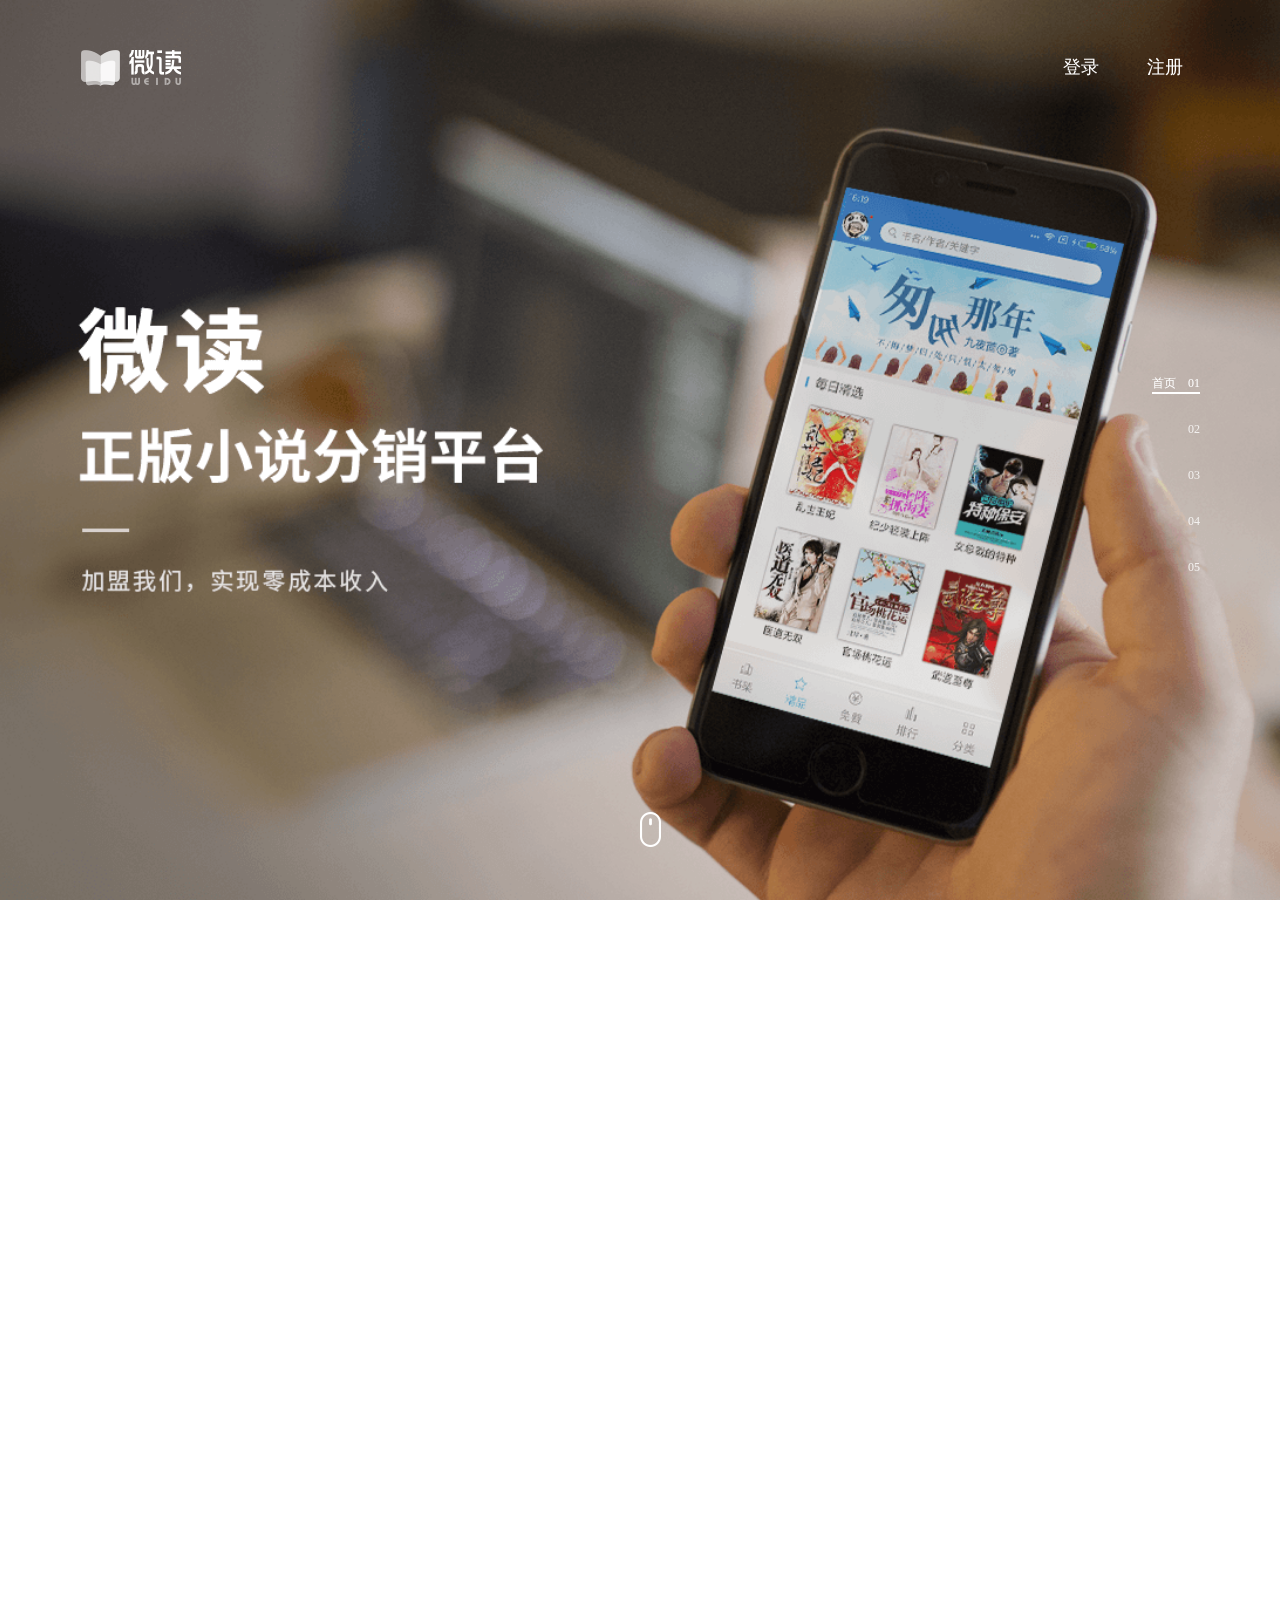
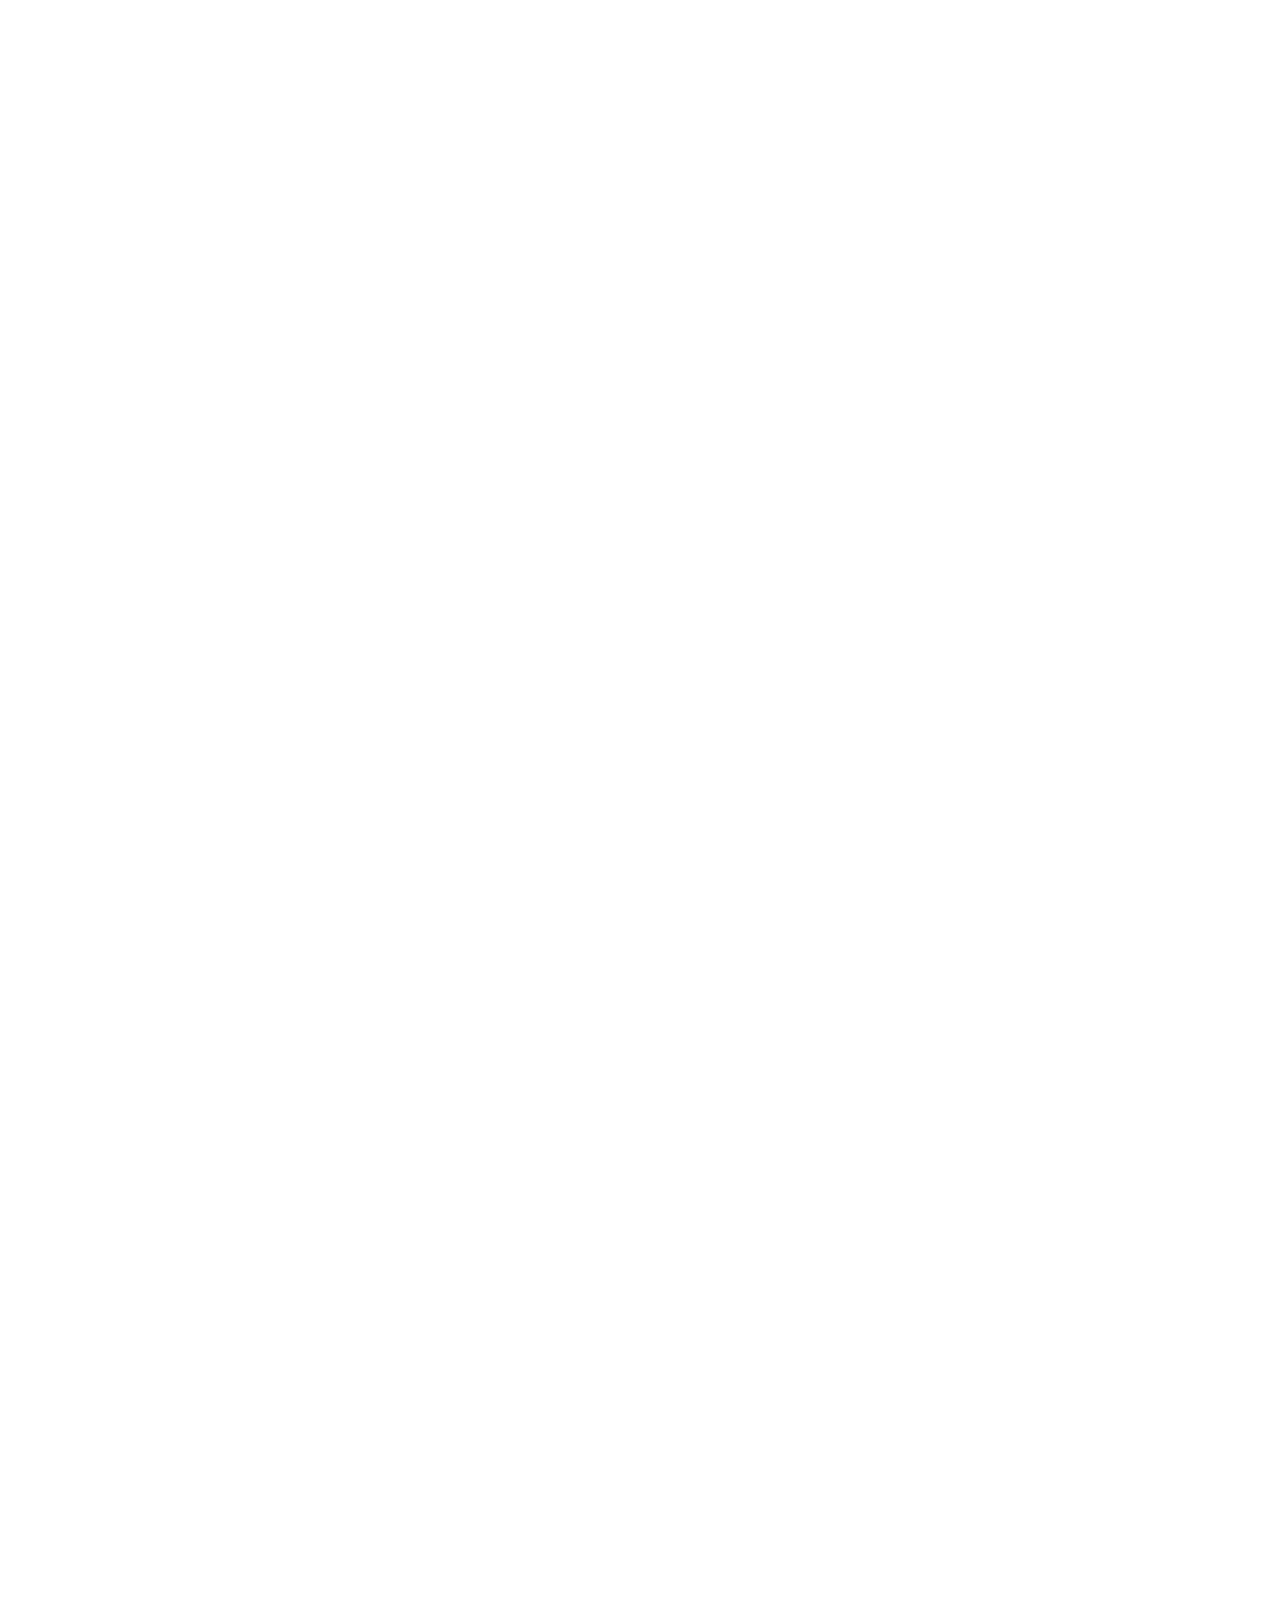
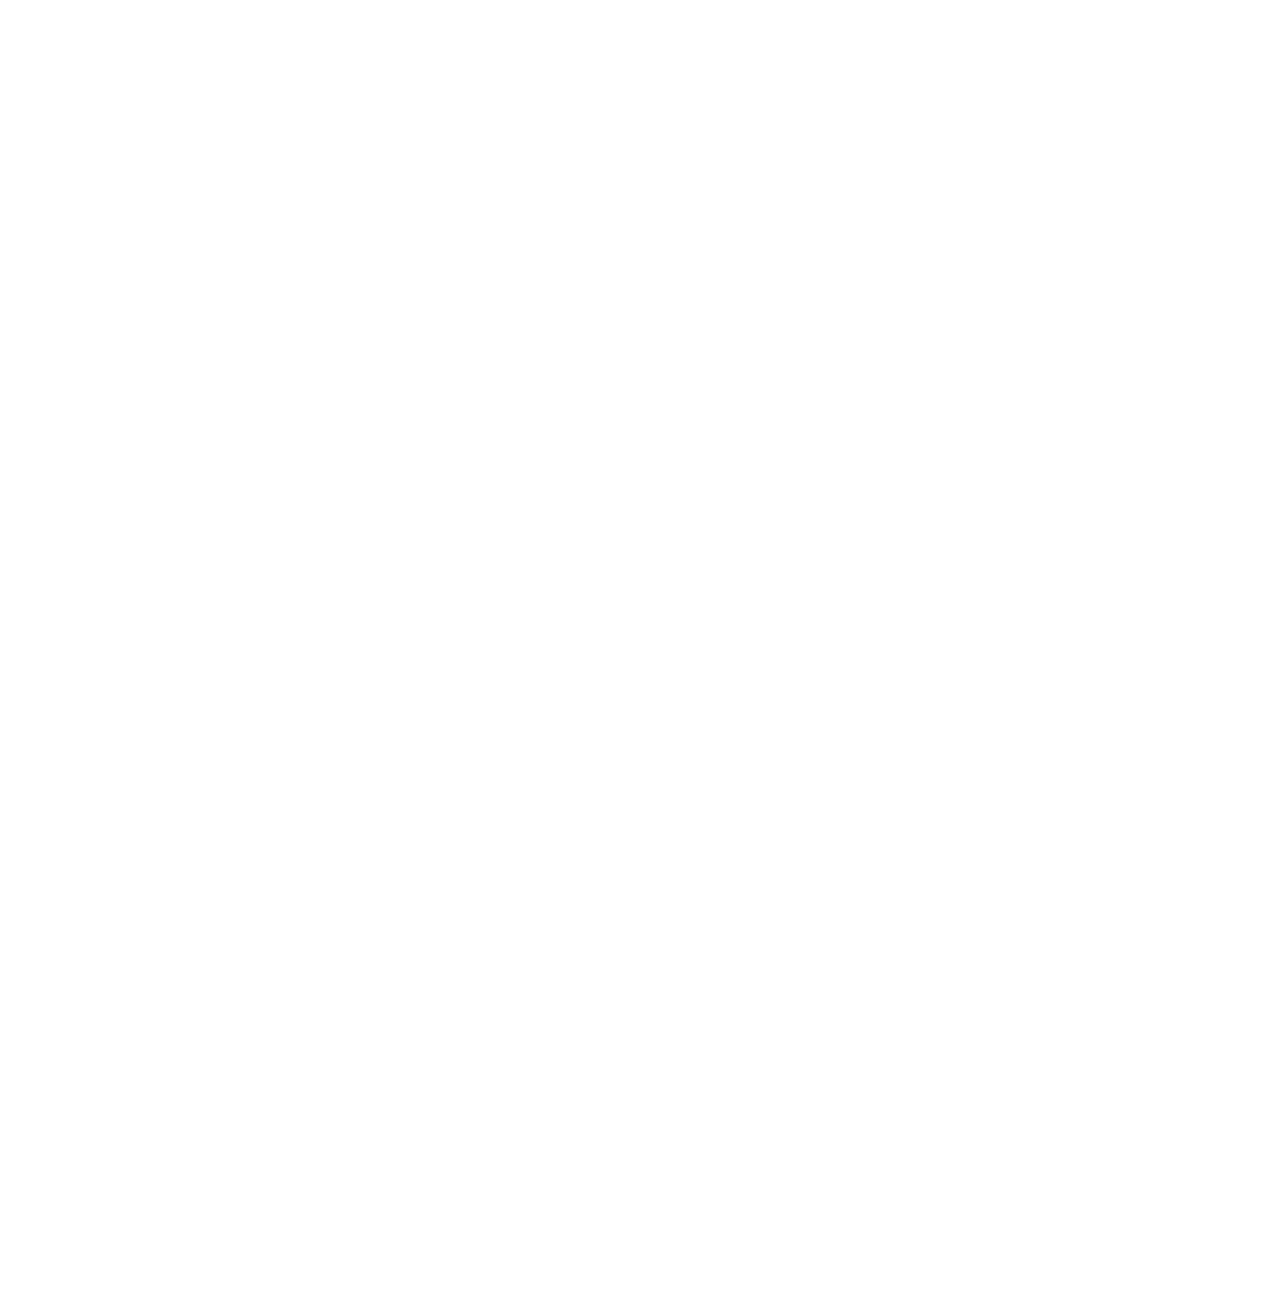
<file: view/index.html>
<!doctype html>
<html lang="en">
<head>
    <meta charset="UTF-8">
    <meta name="viewport"
          content="width=device-width, user-scalable=no, initial-scale=1.0, maximum-scale=1.0, minimum-scale=1.0">
    <meta http-equiv="X-UA-Compatible" content="ie=edge">
    <title>首页</title>
    <link rel="shortcut icon" href="../images/favicon.ico" type="image/x-icon">
    <link rel="stylesheet" href="../css/style.css">
    <link rel="stylesheet" href="../css/layui.css">
    <link rel="stylesheet" href="../css/jquery.fullPage.css"><!--jQuery全屏滚动插件-->
    <script src="../js/jquery-1.8.3.min.js"></script>
    <script src="../js/jquery.fullPage.min.js"></script><!--jQuery全屏滚动插件-->
    <script src="../layui.js"></script>
    <script src="../js/tools.js"></script><!--表单验证-->

</head>
<body>
    <div id="superContainer" class="wrap">
        <ul id="menu">
            <li data-menuanchor="one" class="active"><span>首页</span>&nbsp;&nbsp;&nbsp;<a href="#one">01</a></li>
            <li data-menuanchor="two"><span>收益</span>&nbsp;&nbsp;&nbsp;<a href="#two">02</a></li>
            <li data-menuanchor="three"><span>涨粉</span>&nbsp;&nbsp;&nbsp;<a href="#three">03</a></li>
            <li data-menuanchor="four"><span>急速</span>&nbsp;&nbsp;&nbsp;<a href="#four">04</a></li>
            <li data-menuanchor="five"><span>便捷</span>&nbsp;&nbsp;&nbsp;<a href="#five">05</a></li>
        </ul>
        <div class="ui_logo_white"><a href="javascript:void(0)"><img src="../images/logo_white.png" alt="微读联盟分销平台" title="微读联盟分销平台" width="101" height="36"></a></div><!--logo-->
        <div class="mouse"><span></span></div><!--mouse-->
        <div class="links-box">
            <a href="javascript:void(0)" class="link-login cbtn" data-toggle="login">登录</a>
            <a href="javascript:void(0)" class="link-regist cbtn" data-toggle="regist">注册</a>
        </div>
        <div id="dowebok" class="dowebok">
            <div class="section section1 active">
            </div>
            <div class="section section2">

            </div>
            <div class="section section3">

            </div>
            <div class="section section4">

            </div>
            <div class="section section5">

            </div>
        </div>

    </div>

    <script>

        layui.use('layer', function () {
            var layer = layui.layer;

            //初始化
            Editor.init();
            Editor.reader();
        });

        var Editor = {
            hasInit: false,
            itemid: null,
            init: function () {
                var me = this;
                me.hasInit = true;//这里今后可以做回调
                //初始化-具体执行方法
                // Editor.reader();
                Editor.dowebok();
            },
            reader: function () {
                var me = this;
                $(document).on("click", ".cbtn", function () {
                    var ctoggle = $(this).attr("data-toggle");//通用点击属性
                    switch (ctoggle) {
                        case "login":
                            layer.closeAll();
                            Editor.login();
                            break;
                        case "regist":
                            layer.closeAll();
                            Editor.regist();
                            break;
                        case "forgetpwd":
                            layer.closeAll();
                            Editor.forgetpwd();
                            break;
                        default:
                            break;
                    }
                });
                //隐藏表单的错误提示框
                $(document).on("focus", ".cbtn", function () {
                    var ctoggle = $(this).attr("data-toggle");//通用点击属性
                    switch (ctoggle) {
                        case "hideTooltips":
                            tools.hideTooltips($(this).parent(".control-group"));//因为错误提示框是append到.control-group 表单父元素元素中的
                            break;
                        default:
                            break;
                    }
                });
            }
            /**/
            , dowebok: function () {
                //初始化jQuery.fullPage全屏滚动插件
                $('#dowebok').fullpage({
                    "anchors": ['one', 'two', 'three', 'four', 'five'],
                    "menu": "#menu",
                    "continuousVertical": true
                });
            }
            /**/
            , login: function () {
                tools.clearAllInput();//清除所有输入文本框的value
                tools.hideAllTooltips();//清除所有的提示框,因为点击进入其他表单提示框会有冲突
                layer.open({
                    area: ['400px', '396px'],
                    type: 1,
                    title: false,
                    closeBtn: 0,
                    shadeClose: true,
                    skin: 'yourclass',
                    content: $('.login-form')
                });
            }
            /**/
            , regist: function () {
                tools.clearAllInput();//清除所有输入文本框的value
                tools.hideAllTooltips();//清除所有的提示框,因为点击进入其他表单提示框会有冲突
                layer.open({
                    area: ['400px', '540px'],
                    type: 1,
                    title: false,
                    closeBtn: 0,
                    shadeClose: true,
                    skin: 'yourclass',
                    content: $('.regist-form')
                });
            },forgetpwd: function () {
                tools.clearAllInput();//清除所有输入文本框的value
                tools.hideAllTooltips();//清除所有的提示框,因为点击进入其他表单提示框会有冲突
                layer.open({
                    area: ['400px', '540px'],
                    type: 1,
                    title: false,
                    closeBtn: 0,
                    shadeClose: true,
                    skin: 'yourclass',
                    content: $('.forgetpwd-form')
                });
            }
            /*输入验证码验证*/
            ,yzmInput:function (ele) {
                var value = $(ele).val();
                if(value.length>=6)
                {
                    console.log(value);
                }
            }
        }
    </script>
    <!--供layUi引用的登录弹出框组件-->
    <div  class="form-container login-form" style="display: none">
        <div class="login-tab">账号登录</div>
        <div class="login-box">
            <div class="form">
                <form action="" name="formlogin" method="post" onsubmit="return check();">
                    <div class="form-item">
                        <span class="control-group mobile_input">
                            <label  class="form-item-label name-label"></label>
                            <input  type="text" class="itxt mobile cbtn" name="loginname" value="" placeholder="请输入您的手机号" data-toggle="hideTooltips" onblur="tools.__changeUserName('mobile');">
                        </span>
                    </div>
                    <div class="form-item mt-30">
                        <span class="control-group password1_input" data-toggle="hide">
                            <label  class="form-item-label pwd-label"></label>
                            <input type="password"  name="password1" class="itxt  password1 cbtn" placeholder="请输入您的密码" data-toggle="hideTooltips" onblur="tools.checkPwd1(this.value);">
                        </span>
                    </div>
                    <div class="mt-30">
                        <span>
                            <input type="checkbox" name="" title="" checked>&nbsp;&nbsp;下次自动登录
                        </span>
                        <span class="forget-pw-safe float-r">
                            <a href="javascript:void(0);" class="forget-pwd color-FBA818 cbtn" data-toggle="forgetpwd">忘记密码?</a>
                        </span>
                    </div>
                    <div class="login-btn mt-20">
                        <input type="submit" name="提交" value="登录" class="zw_btn">
                    </div>
                    <div class="register-links mt-30">
                        <a href="javascript:void(0);" class="register-link cbtn" target="_blank" data-toggle="regist">我要注册</a>
                    </div>
                </form>
            </div>
        </div>
    </div>


    <!--供layUi引用的 忘记密码 弹出框组件-->
    <div  class="form-container forgetpwd-form" style="display: none">
        <div class="login-tab">忘记密码</div>
        <div class="login-box">
            <div class="form">
                <form action="" name="formlogin" method="post" onsubmit="return check();">
                    <div class="form-item">
                        <span class="control-group mobile_input">
                            <label class="form-item-label name-label"></label>
                            <input type="text" class="itxt mobile cbtn" name="loginname" value="" placeholder="请输入您的手机号" data-toggle="hideTooltips" onblur="tools.__changeUserName('mobile');">
                        </span>
                    </div>
                    <!--验证码-->
                    <div class="form-item mt-30">
                        <span class="control-group code_input">
                            <label class="form-item-label phonecode-label"></label>
                            <input type="text" name="phonecode" class="itxt cbtn" placeholder="请输入验证码" data-toggle="hideTooltips" onblur="tools.checkAuthCode(this.value);" onkeyup="Editor.yzmInput(this);">
                            <button class="get-phonecode" type="button"><span class="word color-FBA818">获取验证码</span><span style="display: none" class="number color-333943">59s</span><span style="display: none" class="icon"></span></button>
                        </span>
                    </div>
                    <div class="form-item mt-30">
                        <span class="control-group password1_input">
                            <label class="form-item-label pwd-label"></label>
                            <input type="password" name="password" class="itxt password cbtn" placeholder="请重新设置6至20位密码" data-toggle="hideTooltips" onblur="tools.checkPwd1(this.value);">
                        </span>
                    </div>
                    <div class="form-item mt-30">
                        <span class="control-group passwordagain_input">
                            <label class="form-item-label pwd-label"></label>
                            <input type="password" name="password" class="itxt password-again cbtn" placeholder="请再次确认密码" data-toggle="hideTooltips" onblur="tools.checkPwd2(this.value);">
                        </span>
                    </div>
                    <div class="mt-30">
                        <span>
                            <input type="checkbox" name="agreement">&nbsp;&nbsp;我已阅读并接受<span class="color-FBA818">《聚文宝用户协议》</span>
                        </span>
                    </div>
                    <div class="login-btn mt-20">
                        <input type="submit" name="regist" value="提交注册" class="zw_btn">
                    </div>
                    <div class="register-links mt-30">
                        <a href="javascript:void(0);" class="login-link cbtn" data-toggle="login">我有账号直接登录</a>
                    </div>
                </form>
            </div>
        </div>
    </div>
    <!--供layUi引用的 注册 弹出框组件-->
    <div  class="form-container regist-form" style="display: none">
        <div class="login-tab">注册账号</div>
        <div class="login-box">
            <div class="form">
                <form action="" name="formlogin" method="post" onsubmit="return check();">
                    <div class="form-item">
                        <span class="control-group mobile_input">
                            <label class="form-item-label name-label"></label>
                            <input type="text" class="itxt mobile cbtn" name="loginname" value="" placeholder="请输入您的手机号" data-toggle="hideTooltips" onblur="tools.__changeUserName('mobile');">
                        </span>
                    </div>
                    <!--验证码-->
                    <div class="form-item mt-30">
                        <span class="control-group code_input">
                            <label class="form-item-label phonecode-label"></label>
                            <input type="password" name="phonecode" class="itxt cbtn" placeholder="请输入验证码" data-toggle="hideTooltips" onblur="tools.checkAuthCode(this.value);" onkeyup="Editor.yzmInput(this);">
                            <button class="get-phonecode" type="button"><span class="word color-FBA818">获取验证码</span><span style="display: none" class="number color-333943">59s</span><span style="display: none" class="icon"></span></button>
                        </span>
                    </div>
                    <div class="form-item mt-30">
                        <span class="control-group password1_input">
                            <label class="form-item-label pwd-label"></label>
                            <input type="password" name="password" class="itxt password cbtn" placeholder="请重新设置6至20位密码" data-toggle="hideTooltips" onblur="tools.checkPwd1(this.value);">
                        </span>
                    </div>
                    <div class="form-item mt-30">
                        <span class="control-group passwordagain_input">
                            <label class="form-item-label pwd-label"></label>
                            <input type="password" name="password" class="itxt password-again cbtn" placeholder="请再次确认密码" data-toggle="hideTooltips" onblur="tools.checkPwd2(this.value);">
                        </span>
                    </div>
                    <div class="mt-30">
                        <span>
                            <input type="checkbox" name="agreement">&nbsp;&nbsp;我已阅读并接受<span class="color-FBA818">《聚文宝用户协议》</span>
                        </span>
                    </div>
                    <div class="login-btn mt-20">
                        <input type="submit" name="regist" value="提交注册" class="zw_btn">
                    </div>
                    <div class="register-links mt-30">
                        <a href="javascript:void(0);" class="login-link cbtn" data-toggle="login">我有账号直接登录</a>
                    </div>
                </form>
            </div>
        </div>
    </div>
</body>
</html>
</file>
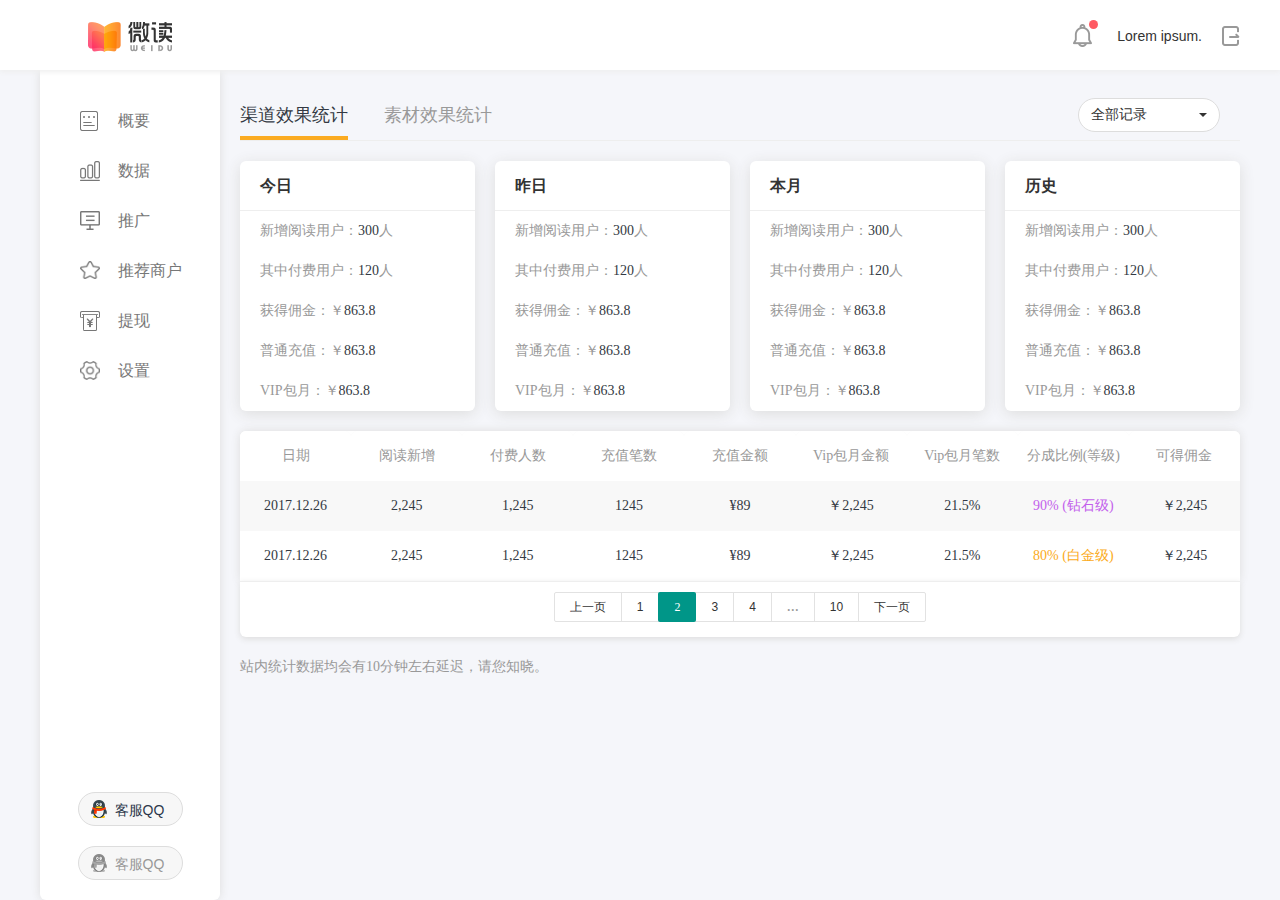
<file: view/data.html>
<!doctype html>
<html lang="en">
<head>
    <meta charset="UTF-8">
    <meta name="viewport"
          content="width=device-width, user-scalable=no, initial-scale=1.0, maximum-scale=1.0, minimum-scale=1.0">
    <meta http-equiv="X-UA-Compatible" content="ie=edge">
    <title>数据</title>
    <link rel="shortcut icon" href="../images/favicon.ico" type="image/x-icon">
    <link rel="stylesheet" href="../css/layui.css">
    <link rel="stylesheet" href="../css/bootstrap.min.css">
    <link rel="stylesheet" href="../css/bootstrap-select.min.css">
    <link rel="stylesheet" href="../css/style.css">

</head>
<body class="layout-body">
<body class="layout-body">
<div class="layout-admin">
    <div class="header">
        <div class="ui_header_container clearfix">
            <div class="logo-icon">
                <a href="javascript:void(0);"><img src="../images/logo.png" alt="微读联盟" width="84" height="30"></a>
            </div>
            <div class="loginbar">
                <div class="message">
                    <span class="red-spot"></span>
                </div>
                <div class="user">Lorem ipsum.</div>
                <div class="quit"></div>
            </div>
        </div>
    </div>
    <div class="body">
        <div class="sidebar">
            <div class="side-scroll">
                <!-- 左侧导航区域（可配合layui已有的垂直导航） -->
                <ul class="nav-tree fun_nav_list">
                    <li class="nav-item"><a href="/layui-v2.2.5/layui/view/summary.html" class="cbtn"><span class="nav-icon nav-icon-summary"></span>概要</a></li>
                    <li class="nav-item"><a href="/layui-v2.2.5/layui/view/data.html" class="cbtn"><span class="nav-icon nav-icon-data"></span>数据</a></li>
                    <li class="nav-item"><a href="/layui-v2.2.5/layui/view/generalize.html" class="cbtn"><span class="nav-icon nav-icon-generalize"></span>推广</a></li>
                    <li class="nav-item"><a href="/layui-v2.2.5/layui/view/recommend.html" class="cbtn"><span class="nav-icon nav-icon-recommend"></span>推荐商户</a></li>
                    <li class="nav-item"><a href="/layui-v2.2.5/layui/view/withdrawDeposits.html" class="cbtn"><span class="nav-icon nav-icon-withdraw"></span>提现</a></li>
                    <li class="nav-item"><a href="/layui-v2.2.5/layui/view/setting.html" class="cbtn" ><span class="nav-icon nav-icon-setting"></span>设置</a></li>
                </ul>

            </div>
            <div class="QQ">
                <div class="QQ-item"><a href="javascript:void(0);"><span class="QQ-icon"></span>客服QQ</a></div>
                <div class="QQ-item"><a href="javascript:void(0);" class="QQ-item-gray"><span class="QQ-icon"></span>客服QQ</a></div>
            </div>
        </div>

        <div id="data_page_content" class="content-main">
            <div class="ui_hd clearfix">
                <div class="ui_tab_box float-l">
                    <ul class="ui_tj_tab clearfix">
                        <li class="active"><a href="#qdxg" class="fun_dyna" data-toggle="tab" data-dynamic="tab">渠道效果统计</a></li>
                        <li class=""><a href="#scxg" class="fun_dyna" data-toggle="tab" data-dynamic="tab">素材效果统计</a></li>
                    </ul>
                </div>
                <div class="float-r">
                    <div class="ui_g_select">
                        <!--引用的bootstrap-select-->
                        <select class="selectpicker fun_dkState_select" data-width="100%" data-style="ui_radius ui_bgc_FFF">
                            <option value="0" selected="">全部记录</option>
                            <option value="1">1</option>
                            <option value="2">2</option>
                            <option value="2">3</option>
                        </select>
                    </div>
                </div>
            </div>

            <div class="tab-content ui_bd">
                <!--渠道效果统计-->
                <div id="qdxg" class="tab-pane ui_qdxg active">
                    <ul class="ui_label clearfix">
                        <li class="ui_date">
                            <div class="ui_date_title">今日</div>
                            <div class="ui_date_content">
                                <p>新增阅读用户：<span>300</span>人</p>
                                <p>其中付费用户：<span>120</span>人</p>
                                <p>获得佣金：￥<span>863.8</span></p>
                                <p>普通充值：￥<span>863.8</span></p>
                                <p>VIP包月：￥<span>863.8</span></p>
                            </div>
                        </li>
                        <li class="ui_date">
                            <div class="ui_date_title">昨日</div>
                            <div class="ui_date_content">
                                <p>新增阅读用户：<span>300</span>人</p>
                                <p>其中付费用户：<span>120</span>人</p>
                                <p>获得佣金：￥<span>863.8</span></p>
                                <p>普通充值：￥<span>863.8</span></p>
                                <p>VIP包月：￥<span>863.8</span></p>
                            </div>
                        </li>
                        <li class="ui_date">
                            <div class="ui_date_title">本月</div>
                            <div class="ui_date_content">
                                <p>新增阅读用户：<span>300</span>人</p>
                                <p>其中付费用户：<span>120</span>人</p>
                                <p>获得佣金：￥<span>863.8</span></p>
                                <p>普通充值：￥<span>863.8</span></p>
                                <p>VIP包月：￥<span>863.8</span></p>
                            </div>
                        </li>
                        <li class="ui_date">
                            <div class="ui_date_title">历史</div>
                            <div class="ui_date_content">
                                <p>新增阅读用户：<span>300</span>人</p>
                                <p>其中付费用户：<span>120</span>人</p>
                                <p>获得佣金：￥<span>863.8</span></p>
                                <p>普通充值：￥<span>863.8</span></p>
                                <p>VIP包月：￥<span>863.8</span></p>
                            </div>
                        </li>
                    </ul>
                    <div class="ui_table">
                        <table class="ui_qdxg_table layui-table ui_g_table mt-20" lay-filter="test">
                            <thead>
                            <tr>
                                <th>日期</th>
                                <th>阅读新增</th>
                                <th>付费人数</th>
                                <th>充值笔数</th>
                                <th>充值金额</th>
                                <th>Vip包月金额</th>
                                <th>Vip包月笔数</th>
                                <th>分成比例(等级)</th>
                                <th>可得佣金</th>
                            </tr>
                            </thead>
                            <tbody>
                            <tr>
                                <td>
                                    <p>2017.12.26</p>
                                </td>
                                <td>
                                    <p>2,245</p>
                                </td>
                                <td>
                                    <p>1,245</p>
                                </td>
                                <td>
                                    <p>1245</p>
                                </td>
                                <td>
                                    <p>¥89</p>
                                </td>
                                <td>
                                    <p>￥2,245</p>
                                </td>
                                <td>
                                    <p>21.5%</p>
                                </td>
                                <td class="ui_fcbl_zs">
                                    <p>90% <span>(钻石级)</span></p>
                                </td>
                                <td>
                                    <p>￥2,245</p>
                                </td>
                            </tr>

                            <tr>
                                <td>
                                    <p>2017.12.26</p>
                                </td>
                                <td>
                                    <p>2,245</p>
                                </td>
                                <td>
                                    <p>1,245</p>
                                </td>
                                <td>
                                    <p>1245</p>
                                </td>
                                <td>
                                    <p>¥89</p>
                                </td>
                                <td>
                                    <p>￥2,245</p>
                                </td>
                                <td>
                                    <p>21.5%</p>
                                </td>
                                <td class="ui_fcbl_bj">
                                    <p>80% <span>(白金级)</span></p>
                                </td>
                                <td>
                                    <p>￥2,245</p>
                                </td>
                            </tr>


                            </tbody>
                        </table>
                        <!--引用的分页组件-->
                        <div class="ui_g_pagination" aria-hidden=”true” data-backdrop=”static”>
                            <div id="" class=""><div class="layui-box layui-laypage layui-laypage-default" id="layui-laypage-14"><a href="javascript:;" class="layui-laypage-prev" data-page="1">上一页</a><a href="javascript:;" data-page="1">1</a><span class="layui-laypage-curr"><em class="layui-laypage-em"></em><em>2</em></span><a href="javascript:;" data-page="3">3</a><a href="javascript:;" data-page="4">4</a><span class="layui-laypage-spr">…</span><a href="javascript:;" class="layui-laypage-last" title="尾页" data-page="10">10</a><a href="javascript:;" class="layui-laypage-next" data-page="3">下一页</a></div></div>
                        </div>
                    </div>
                </div>
                <!--素材效果统计-->
                <div id="scxg" class="tab-pane ui_scxg ">
                    <div class="ui_label clearfix">
                        <div class="ui_month">
                            <div class="ui_month_title">本月</div>
                            <div class="ui_month_content">
                                <p>
                                    <span>热度最高入口：</span>
                                    <span title="《绝世武神》 推文 第五章《绝世武神》 推文 第五章">《绝世武神》 推文 第五章《绝世武神》 推文 第五章</span>
                                    <span>51,234人</span>
                                </p>
                                <p>
                                    <span>付费最高入口：</span>
                                    <span title="《绝世武神》 推文 第五章《绝世武神》 推文 第五章">《绝世武神》 推文 第五章</span>
                                    <span>￥1,242</span>
                                </p>
                            </div>
                        </div>
                        <div class="ui_month">
                            <div class="ui_month_title">上月</div>
                            <div class="ui_month_content">
                                <p><span>热度最高入口：</span><span class="ui_rk">《绝世武神》 推文 第五章</span><span>51,234人</span></p>
                                <p><span>付费最高入口：</span><span class="ui_rk">《绝世武神》 推文 第五章</span><span>￥1,242</span></p>
                            </div>
                        </div>
                    </div>
                    <div class="ui_table">
                        <table class="ui_scxg_table layui-table ui_g_table mt-20" lay-filter="test">
                            <thead>
                            <tr>
                                <th>流量入口</th>
                                <th>对应渠道</th>
                                <th>累积点击次数</th>
                                <th>累积阅读人次</th>
                                <th>累积充值额</th>
                                <th>作者其他作品</th>
                            </tr>
                            </thead>
                            <tbody>
                            <tr>
                                <td>
                                    <p title="《绝世武神》第三章绝世武神》第三章绝世武神》第三章">《绝世武神》第三章绝世武神》第三章绝世武神》第三章</p>
                                </td>
                                <td>
                                    <p>清香书阁</p>
                                </td>
                                <td>
                                    <p>45</p>
                                </td>
                                <td>
                                    <p>1241235</p>
                                </td>
                                <td>
                                    <p>¥8139</p>
                                </td>
                                <td>
                                    <div class="">
                                        <span class="ui_more_btn fun_dyna" data-toggle="modal" data-dynamic="showMore"></span>
                                        <div class="modal ui_more_modal fun_more_modal">
                                            <div class="modal-content ui_more_modal_content fun_more_modal_content">
                                                <ul class="ui_more_list fun_more_list">
                                                    <li><a href="#" data-dismiss="modal" title="《绝世战神绝世战神绝世战神绝世战神》">《绝世战神绝世战神绝世战神绝世战神》</a></li>
                                                    <li><a href="#" data-dismiss="modal" title="《绝世战神绝世战神绝世战神绝世战神》">《绝世战神》</a></li>
                                                </ul>
                                            </div>
                                        </div>
                                    </div>
                                </td>
                            </tr>
                            <tr>
                                <td>
                                    <p title="《绝世武神》第三章绝世武神》第三章绝世武神》第三章">《绝世武神》第三章绝世武神》第三章绝世武神》第三章</p>
                                </td>
                                <td>
                                    <p>清香书阁</p>
                                </td>
                                <td>
                                    <p>45</p>
                                </td>
                                <td>
                                    <p>1241235</p>
                                </td>
                                <td>
                                    <p>¥8139</p>
                                </td>
                                <td>
                                    <div class="">
                                        <span class="ui_more_btn fun_dyna" data-toggle="modal" data-dynamic="showMore"></span>
                                        <div class="modal ui_more_modal fun_more_modal">
                                            <div class="modal-content ui_more_modal_content fun_more_modal_content">
                                                <ul class="ui_more_list fun_more_list">
                                                    <li><a href="#" data-dismiss="modal" title="《绝世战神绝世战神绝世战神绝世战神》">《绝世战神绝世战神绝世战神绝世战神》</a></li>
                                                    <li><a href="#" data-dismiss="modal" title="《绝世战神绝世战神绝世战神绝世战神》">《绝世战神》</a></li>
                                                </ul>
                                            </div>
                                        </div>
                                    </div>
                                </td>
                            </tr>



                            </tbody>
                        </table>
                        <!--引用的分页组件-->
                        <div class=" ui_g_pagination" aria-hidden=”true” data-backdrop=”static”>
                            <div id="" class=""><div class="layui-box layui-laypage layui-laypage-default" id="layui-laypage-14"><a href="javascript:;" class="layui-laypage-prev" data-page="1">上一页</a><a href="javascript:;" data-page="1">1</a><span class="layui-laypage-curr"><em class="layui-laypage-em"></em><em>2</em></span><a href="javascript:;" data-page="3">3</a><a href="javascript:;" data-page="4">4</a><span class="layui-laypage-spr">…</span><a href="javascript:;" class="layui-laypage-last" title="尾页" data-page="10">10</a><a href="javascript:;" class="layui-laypage-next" data-page="3">下一页</a></div></div>
                        </div>
                    </div>
                </div>

            </div>

            <div class="ui_ft">
                <p>站内统计数据均会有10分钟左右延迟，请您知晓。</p>
            </div>
        </div>

    </div>
</div>


<script src="../js/jquery-1.7.2.min.js"></script>
<script src="../js/bootstrap.min.js"></script>
<script src="../js/bootstrap-select.min.js"></script>
<script src="../layui.js"></script>
<script src="../js/tools.js"></script><!--表单验证-->
<script>
    layui.use(['layer','form', 'element'], function () {
        var layer = layui.layer,
            element = layui.element;
        //初始化
        Editor.init();

    });

    var Editor = {
        hasInit: false,
        itemid: null,
        init: function () {
            var me = this;
            me.hasInit = true;//这里今后可以做回调
            //初始化-具体执行方法
            Editor.reader();
            Editor.pageInit();
        },
        reader: function () {

            var me = this;

            $(document).on("click", ".cbtn", function () {
                var ctoggle = $(this).attr("data-toggle");//通用点击属性
                switch (ctoggle) {
                    case "":
                        layer.closeAll();
                        break;
                    default:
                        break;
                }
            });
        },
        pageInit: function () {
            var me = this;
            $(document).on("click", ".fun_dyna", function (e) {
                var dynamic = $(this).attr("data-dynamic");//页面通用点击属性
                switch (dynamic) {
                    case "showMore":
                        Editor.showMore(e);
                        break;
                    case "tab":
                        Editor.addHrefToUrl($(this));
                        break;
                    default:
                        break;
                }
            });

            Editor.toQdxgTab(Editor.getHash());
        }
        /*获取事件触发的位置*/
        ,showMore:function (e) {
            Editor.setLocation(e);
        }
        /*设置作者其他作品显示框的位置并显示*/
        ,setLocation:function (e) {//必须传入事件参数e
            var trigger = $(e.target);
            var top = trigger.offset().top;//获取触发元素的位置
            var left = trigger.offset().left;
            var moreEle = trigger.siblings(".fun_more_modal");
            var moreContentEle = moreEle.children(".fun_more_modal_content");//获取模态框元素
            moreEle.modal('show');//显示模态框
            var width = moreContentEle.outerWidth()/2;//获取模态框的宽高
            var height = moreContentEle.outerHeight();
            var setTop = top - height;
            var setLeft = left - width;
            moreContentEle.offset({ top: setTop, left: setLeft });//设置显示框的位置
        }
        /*点击tab添加添加href到url*/
        ,addHrefToUrl:function (ele) {
            var hrefStr = $(ele).attr("href").substring(1);
            location.hash="hash="+hrefStr;
        }
        /*切换到渠道效果统计*/
        ,toQdxgTab:function (param) {
            switch (param) {
                case "#hash=qdxg":
                    var liEle = $("a[href='#qdxg']");
                    $(liEle).trigger("click");
                    break;
                case "#hash=scxg":
                    var liEle = $("a[href='#scxg']");
                    $(liEle).trigger("click");
                    break;
                default:
                    break;
            }
        }
        /*切换到渠道效果统计*/
        ,getHash:function (){
            var hash = window.location.hash;
            return hash;
        }

    }

</script>

</body>
</html>
</file>
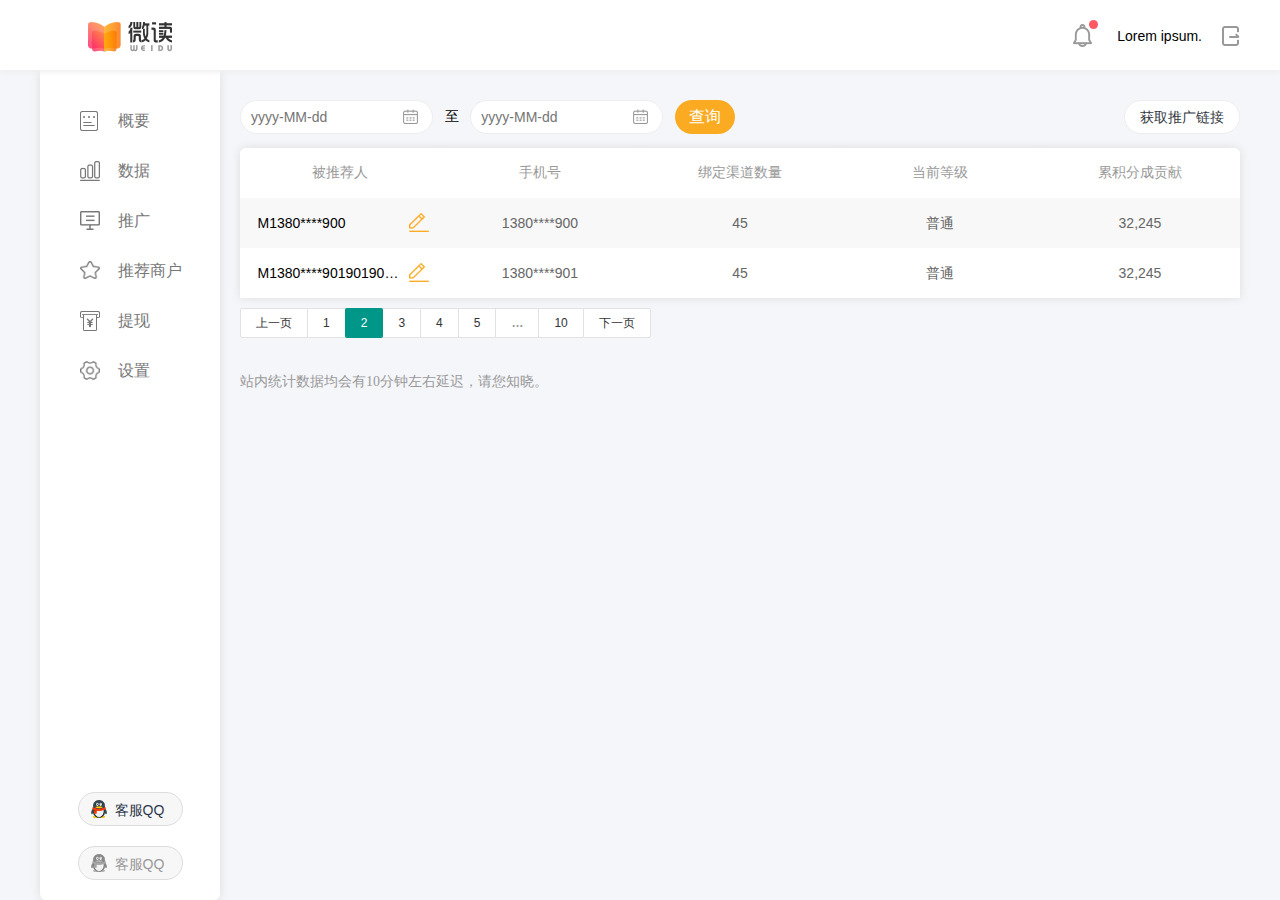
<file: view/recommend.html>
<!doctype html>
<html lang="en">
<head>
    <meta charset="UTF-8">
    <meta name="viewport"
          content="width=device-width, user-scalable=no, initial-scale=1.0, maximum-scale=1.0, minimum-scale=1.0">
    <meta http-equiv="X-UA-Compatible" content="ie=edge">
    <title>推荐商户</title>
    <link rel="shortcut icon" href="../images/favicon.ico" type="image/x-icon">
    <link rel="stylesheet" href="../css/layui.css">
    <link rel="stylesheet" href="../css/style.css">

</head>
<body class="layout-body">
<div class="layout-admin">
    <div class="header">
        <div class="ui_header_container clearfix">
            <div class="logo-icon">
                <a href="javascript:void(0);"><img src="../images/logo.png" alt="微读联盟" width="84" height="30"></a>
            </div>
            <div class="loginbar">
                <div class="message">
                    <span class="red-spot"></span>
                </div>
                <div class="user">Lorem ipsum.</div>
                <div class="quit"></div>
            </div>
        </div>
    </div>
    <div class="body">
        <div class="sidebar">
            <div class="side-scroll">
                <!-- 左侧导航区域（可配合layui已有的垂直导航） -->
                <ul class="nav-tree fun_nav_list">
                    <li class="nav-item"><a href="/layui-v2.2.5/layui/view/summary.html" class="cbtn"><span class="nav-icon nav-icon-summary"></span>概要</a></li>
                    <li class="nav-item"><a href="/layui-v2.2.5/layui/view/data.html" class="cbtn"><span class="nav-icon nav-icon-data"></span>数据</a></li>
                    <li class="nav-item"><a href="/layui-v2.2.5/layui/view/generalize.html" class="cbtn"><span class="nav-icon nav-icon-generalize"></span>推广</a></li>
                    <li class="nav-item"><a href="/layui-v2.2.5/layui/view/recommend.html" class="cbtn"><span class="nav-icon nav-icon-recommend"></span>推荐商户</a></li>
                    <li class="nav-item"><a href="/layui-v2.2.5/layui/view/withdrawDeposits.html" class="cbtn"><span class="nav-icon nav-icon-withdraw"></span>提现</a></li>
                    <li class="nav-item"><a href="/layui-v2.2.5/layui/view/setting.html" class="cbtn" ><span class="nav-icon nav-icon-setting"></span>设置</a></li>
                </ul>

            </div>
            <div class="QQ">
                <div class="QQ-item"><a href="javascript:void(0);"><span class="QQ-icon"></span>客服QQ</a></div>
                <div class="QQ-item"><a href="javascript:void(0);" class="QQ-item-gray"><span class="QQ-icon"></span>客服QQ</a></div>
            </div>
        </div>
        <div class="content-main">
            <div class="recommend-content">
                <!--表格菜单-->
                <div class="table-menu clearfix"> <!-- from here -->
                    <div class="sidebar-l">
                        <!--日期组件-->
                        <div class="date-1">
                            <div class="layui-input-inline"><!-- from here -->
                                <input type="text" name="date" id="date1" lay-verify="date" placeholder="yyyy-MM-dd" autocomplete="off" class="layui-input">
                                <span class="input-icon"></span>
                            </div>
                        </div>
                        <span>&nbsp;&nbsp;至&nbsp;&nbsp;</span>
                        <div class="date-2">
                            <div class="layui-input-inline"><!-- from here -->
                                <input type="text" name="date" id="date2" lay-verify="date" placeholder="yyyy-MM-dd" autocomplete="off" class="layui-input">
                                <span class="input-icon"></span>
                            </div>
                        </div>&nbsp;&nbsp;

                        <button class="layui-btn" lay-submit="" lay-filter="">查询</button><!-- from here -->

                    </div>
                    <div class="sidebar-r">
                        <div class="get-recommend-link">
                            <div class="icon-btn clearfix"><!-- from here -->
                                <span class="left-icon"></span>
                                <span class="btn-text">获取推广链接</span>
                            </div>
                            <div class="code-img-box" style="display: none">
                                <div class="code-img"></div>
                                <div class="clearfix mt-20">
                                    <button class="layui-btn float-l fs-14" >保存二维码</button><!-- from here -->
                                    <button class="layui-btn float-r fs-14" >复制链接地址</button><!-- from here -->
                                </div>

                            </div>
                        </div>


                    </div>
                </div>
                <!--推荐表格-->
                <div class="table-view recommend-table-view">
                    <div>
                        <table class="layui-table ui_g_table">
                            <thead>
                            <tr>
                                <th>被推荐人</th>
                                <th>手机号</th>
                                <th>绑定渠道数量</th>
                                <th>当前等级</th>
                                <th>累积分成贡献</th>
                            </tr>
                            </thead>
                            <tbody>
                            <tr>
                                <td>
                                    <div class="change-name-box inline-b">
                                        <input type="text" value="M1380****900" class="unable-edit" readonly>
                                        <div class="change-btn cbtn" data-toggle="edit"></div><!-- 点击此按钮,移除input的readonly属性 同时移除input的unable-edit类名 同时将提交按钮显示出来,即可进入编辑状态 ,-->
                                        <button class="layui-btn cbtn" style="display: none" data-toggle="save"></button><!-- from here -->
                                    </div>
                                </td>
                                <td>
                                    <p>1380****900</p>
                                </td>
                                <td>
                                    <p>45</p>
                                </td>
                                <td>
                                    <p>普通</p>
                                </td>
                                <td>
                                    <p>32,245</p>
                                </td>
                            </tr>
                            <tr>
                                <td>
                                    <div class="change-name-box inline-b">
                                        <input type="text" value="M1380****901901901901901" class="unable-edit" readonly>
                                        <div class="change-btn cbtn" data-toggle="edit"></div><!-- 点击此按钮,移除input的readonly属性 同时移除input的unable-edit类名 同时将提交按钮显示出来,即可进入编辑状态 ,-->
                                        <button class="layui-btn cbtn" style="display: none" data-toggle="save"></button><!-- from here -->
                                    </div>
                                </td>
                                <td>
                                    <p>1380****901</p>
                                </td>
                                <td>
                                    <p>45</p>
                                </td>
                                <td>
                                    <p>普通</p>
                                </td>
                                <td>
                                    <p>32,245</p>
                                </td>
                            </tr>

                            </tbody>
                        </table>
                        <div class="page-control">
                            <div id="demo11"><div class="layui-box layui-laypage layui-laypage-default" id="layui-laypage-14"><a href="javascript:;" class="layui-laypage-prev" data-page="1">上一页</a><a href="javascript:;" data-page="1">1</a><span class="layui-laypage-curr"><em class="layui-laypage-em"></em><em>2</em></span><a href="javascript:;" data-page="3">3</a><a href="javascript:;" data-page="4">4</a><a href="javascript:;" data-page="5">5</a><span class="layui-laypage-spr">…</span><a href="javascript:;" class="layui-laypage-last" title="尾页" data-page="10">10</a><a href="javascript:;" class="layui-laypage-next" data-page="3">下一页</a></div></div>
                        </div>
                    </div>
                </div>

            </div>
            <div class="ui_ft">
                <p>站内统计数据均会有10分钟左右延迟，请您知晓。</p>
            </div>
        </div>

    </div>


</div>
<script src="../js/jquery-1.8.3.min.js"></script>
<script src="../layui.js"></script>
<script src="../js/tools.js"></script><!--表单验证-->

<script>

    layui.use(['layer','form', 'element'], function () {
        var layer = layui.layer,
            element = layui.element;
        //初始化
        Editor.init();
        Editor.reader();

    });
    layui.use(['form', 'layedit', 'laydate'], function(){
        var form = layui.form
            ,layer = layui.layer;

        //监听提交
        form.on('submit(demo1)', function(data){
            layer.alert(JSON.stringify(data.field), {
                title: '最终的提交信息'
            });
            return false;
        });
    });

    /*日期*/
    layui.use(['form', 'layedit', 'laydate'], function() {
        var form = layui.form
            ,layer = layui.layer
            ,laydate = layui.laydate;
        //日期
        laydate.render({
            elem: '#date1'
        });
        laydate.render({
            elem: '#date2'
        });
    });

    var Editor = {
        hasInit: false,
        itemid: null,
        init: function () {
            var me = this;
            me.hasInit = true;//这里今后可以做回调
            //初始化-具体执行方法
            Editor.reader();
        },
        reader: function () {
            var me = this;
            $(document).on("click", ".cbtn", function () {
                var ctoggle = $(this).attr("data-toggle");//通用点击属性
                switch (ctoggle) {
                    case "choose":
                        layer.closeAll();
                        Editor.addCheckedClass(this);//点击元素添加选中样式
                        break;
                    case "edit":
                        layer.closeAll();
                        Editor.operate("removeClass",$(this).siblings("input"),"unable-edit");//
                        Editor.operate("removeAttr",$(this).siblings("input"),"readonly");//
                        Editor.operate("hide",this);//
                        Editor.operate("show",$(this).siblings(".layui-btn"));//
                        break;
                    case "save":
                        layer.closeAll();
                        Editor.saveEdit(this);//
                        break;
                    default:
                        break;
                }
            });
        }
        /*元素操作封装*/
        , operate: function (operate,ele,propertyValue) {//操作类型,元素,要添加或删除的属性值
            switch (operate) {
                /*显示指定元素*/
                case "show":
                    $(ele).show();
                    break;
                /*隐藏指定元素*/
                case "hide":
                    $(ele).hide();
                    break;
                /*添加指定元素的指定样式*/
                case "addClass":
                    $(ele).addClass(propertyValue);
                    break;
                /*移除指定元素的指定样式*/
                case "removeClass":
                    $(ele).removeClass(propertyValue);
                    break;
                /*移除指定元素的指定属性*/
                case "removeAttr":
                    $(ele).removeAttr(propertyValue);
                    break;
                /*添加指定元素的指定属性*/
                case "addAttr":
                    $(ele).attr(propertyValue);
                    break;
                default:
                    break;
            }
        }
        /*点击元素添加选中样式*/
        ,addCheckedClass: function (ele) {
            $(ele).parent().siblings().removeClass("checked");
            $(ele).parent().addClass("checked");//checked为选中的样式类名
        }
        /*点击元素添加选中样式*/
        ,clearCheckedClass: function (ele) {
            $(ele).removeClass("checked");//
        }
        /*往parent元素中追加ele元素*/
        ,append: function (ele,parent) {
            $(parent).append(ele);//
        }
        /*点击元素添加选中样式*/
        ,showTweetDetail: function (ele) {
            $(ele).siblings("li").hide();
        }
        /*保存修改*/
        ,saveEdit: function (ele) {
            $(ele).siblings("input").val();
        }
    }
</script>
</body>
</html>
</file>
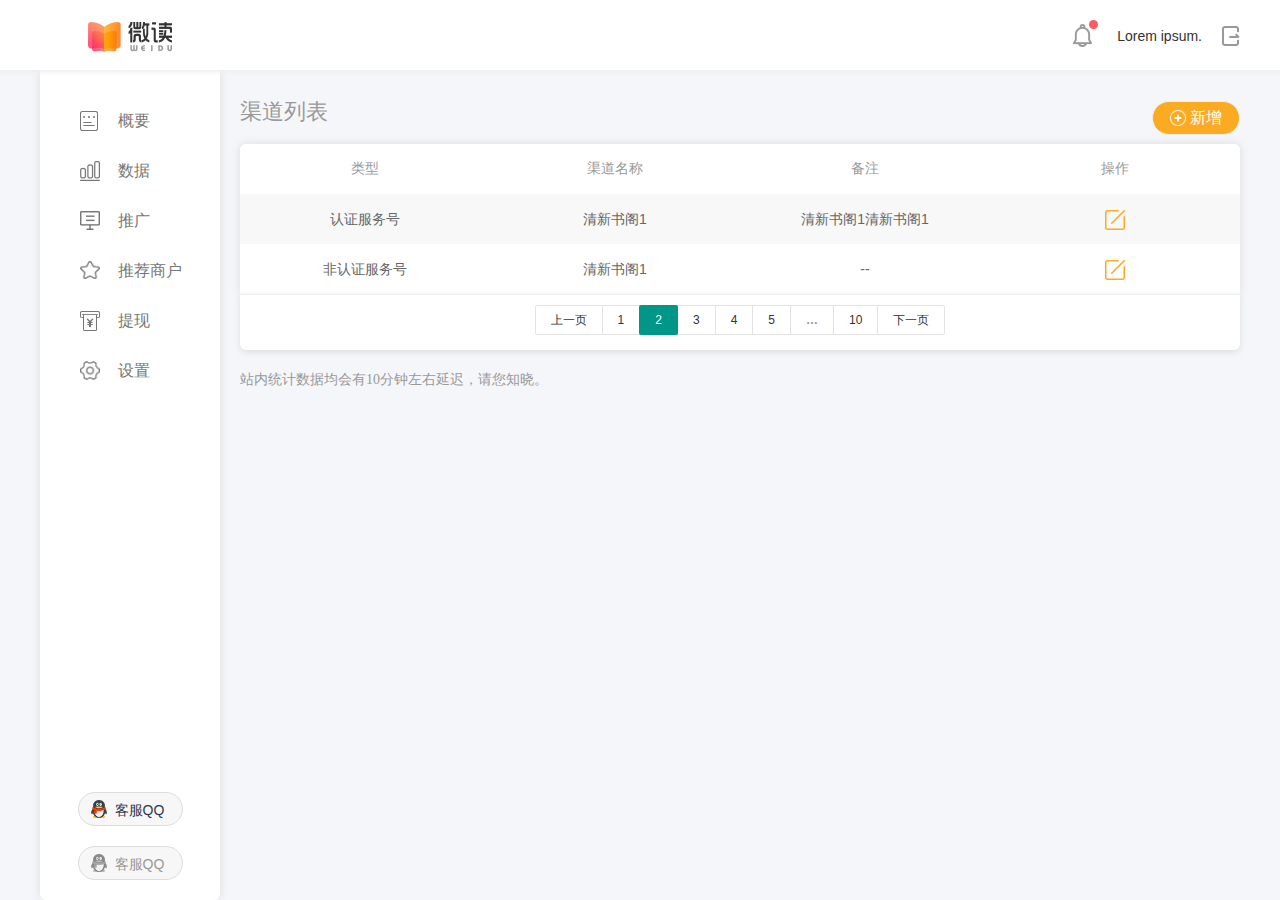
<file: view/setting.html>
<!doctype html>
<html lang="en">
<head>
    <meta charset="UTF-8">
    <meta name="viewport"
          content="width=device-width, user-scalable=no, initial-scale=1.0, maximum-scale=1.0, minimum-scale=1.0">
    <meta http-equiv="X-UA-Compatible" content="ie=edge">
    <title>设置</title>
    <link rel="shortcut icon" href="../images/favicon.ico" type="image/x-icon">
    <link rel="stylesheet" href="../css/layui.css">
    <link rel="stylesheet" href="../css/bootstrap.min.css">
    <link rel="stylesheet" href="../css/style.css">

</head>
<body class="layout-body">
<div class="layout-admin">
    <div class="header">
        <div class="ui_header_container clearfix">
            <div class="logo-icon">
                <a href="javascript:void(0);"><img src="../images/logo.png" alt="微读联盟" width="84" height="30"></a>
            </div>
            <div class="loginbar">
                <div class="message">
                    <span class="red-spot"></span>
                </div>
                <div class="user">Lorem ipsum.</div>
                <div class="quit"></div>
            </div>
        </div>
    </div>
    <div class="body">
        <div class="sidebar">
            <div class="side-scroll">
                <!-- 左侧导航区域（可配合layui已有的垂直导航） -->
                <ul class="nav-tree fun_nav_list">
                    <li class="nav-item"><a href="/layui-v2.2.5/layui/view/summary.html" class="cbtn"><span class="nav-icon nav-icon-summary"></span>概要</a></li>
                    <li class="nav-item"><a href="/layui-v2.2.5/layui/view/data.html" class="cbtn"><span class="nav-icon nav-icon-data"></span>数据</a></li>
                    <li class="nav-item"><a href="/layui-v2.2.5/layui/view/generalize.html" class="cbtn"><span class="nav-icon nav-icon-generalize"></span>推广</a></li>
                    <li class="nav-item"><a href="/layui-v2.2.5/layui/view/recommend.html" class="cbtn"><span class="nav-icon nav-icon-recommend"></span>推荐商户</a></li>
                    <li class="nav-item"><a href="/layui-v2.2.5/layui/view/withdrawDeposits.html" class="cbtn"><span class="nav-icon nav-icon-withdraw"></span>提现</a></li>
                    <li class="nav-item"><a href="/layui-v2.2.5/layui/view/setting.html" class="cbtn" ><span class="nav-icon nav-icon-setting"></span>设置</a></li>
                </ul>

            </div>
            <div class="QQ">
                <div class="QQ-item"><a href="javascript:void(0);"><span class="QQ-icon"></span>客服QQ</a></div>
                <div class="QQ-item"><a href="javascript:void(0);" class="QQ-item-gray"><span class="QQ-icon"></span>客服QQ</a></div>
            </div>
        </div>

        <div id="channel-list" class="content-main">

            <div class="ui_hd table-menu clearfix">
                <div class="ui_left_side">
                    <h3>渠道列表</h3>
                </div>

                <div class="ui_right_side">
                    <!-- 新增按钮 -->
                    <div id="new-channel-btn" class="btn-group ui_g_ico_btn fun_dyna" data-dynamic="addNew" data-toggle="modal" data-target=".fun_add_new_channel">
                    <!--<div id="new-channel-btn" class="btn-group ui_g_ico_btn fun_dyna" data-dynamic="addNew" data-toggle="modal" data-target=".bs-example-modal-lg">-->
                        <span class="ui_left_icon"></span>
                        <span class="ui_btn_text">新增</span>
                    </div>
                </div>
            </div>

            <!--渠道列表-->
            <div class="ui_bd">
                <table class="layui-table ui_g_table ui_channel_table" lay-even="" lay-skin="nob">
                    <thead>
                        <tr>
                            <th>类型</th>
                            <th>渠道名称</th>
                            <th>备注</th>
                            <th>操作</th>
                        </tr>
                    </thead>
                    <tbody>
                        <tr>
                            <td>
                                <p class="fun_type">认证服务号</p>
                            </td>
                            <td>
                                <p class="fun_channel_name">清新书阁1</p>
                            </td>
                            <td>
                                <p class="fun_remark">清新书阁1清新书阁1</p>
                            </td>
                            <td class="ui_operate">
                                <div class="btn-group">
                                    <span class="ui_operate_btn" data-toggle="dropdown" aria-haspopup="true" aria-expanded="false">
                                    </span>
                                    <ul class="dropdown-menu ui_dropdown-menu">
                                        <li><a href="#" class="fun_dyna" data-dynamic="alter">修改</a></li>
                                        <li><a href="#">删除</a></li>
                                    </ul>
                                </div>
                            </td>
                        </tr>
                        <tr>
                            <td>
                                <p class="fun_type">非认证服务号</p>
                            </td>
                            <td>
                                <p class="fun_channel_name">清新书阁1</p>
                            </td>
                            <td>
                                <p class="fun_remark">--</p>
                            </td>
                            <td class="ui_operate">
                                <div class="btn-group">
                                    <span class="ui_operate_btn" data-toggle="dropdown" aria-haspopup="true" aria-expanded="false">
                                    </span>
                                    <ul class="dropdown-menu ui_dropdown-menu">
                                        <li><a href="#" class="fun_dyna" data-dynamic="alter">修改</a></li>
                                        <li><a href="#">删除</a></li>
                                    </ul>
                                </div>
                            </td>
                        </tr>

                    </tbody>
                </table>

                <div class="ui_g_pagination">
                    <div id="demo11"><div class="layui-box layui-laypage layui-laypage-default" id="layui-laypage-14"><a href="javascript:;" class="layui-laypage-prev" data-page="1">上一页</a><a href="javascript:;" data-page="1">1</a><span class="layui-laypage-curr"><em class="layui-laypage-em"></em><em>2</em></span><a href="javascript:;" data-page="3">3</a><a href="javascript:;" data-page="4">4</a><a href="javascript:;" data-page="5">5</a><span class="layui-laypage-spr">…</span><a href="javascript:;" class="layui-laypage-last" title="尾页" data-page="10">10</a><a href="javascript:;" class="layui-laypage-next" data-page="3">下一页</a></div></div>
                </div>
            </div>

            <div class="ui_ft">
                <p>站内统计数据均会有10分钟左右延迟，请您知晓。</p>
            </div>
        </div>

    </div>
</div>


<script src="../js/jquery-1.7.2.min.js"></script>
<script src="../js/bootstrap.min.js"></script>
<script src="../layui.js"></script>
<script src="../js/tools.js"></script><!--表单验证-->
<script>
    layui.use(['layer','form', 'element'], function () {
        var layer = layui.layer,
            element = layui.element;
        //初始化
        Editor.init();
        // Editor.reader();
    });

    var Editor = {
        hasInit: false,
        itemid: null,
        init: function () {
            var me = this;
            me.hasInit = true;//这里今后可以做回调
            //初始化-具体执行方法
            Editor.reader();
            Editor.pageInit();

        },
        reader: function () {

            var me = this;

            $(document).on("click", ".cbtn", function () {
                var ctoggle = $(this).attr("data-toggle");//通用点击属性
                switch (ctoggle) {
                    case "":
                        layer.closeAll();
                        break;
                    default:
                        break;
                }
            });
        },
        pageInit:function () {
            var me = this;
            $(document).on("click",".fun_dyna",function () {
                var dynamic = $(this).attr("data-dynamic");//页面通用点击属性
                switch (dynamic) {
                    case "addNew":
                        Editor.addNew();//点击新增入口
                        break;
                    case "alter":
                        Editor.alter($(this));//点击新增入口
                        break;
                    case "closeTabsView":
                        Editor.closeTabsView();//关闭新增菜单列表
                        break;
                    case "closeView":
                        Editor.closeView();//关闭新增/修改视图
                        break;
                    default:
                        break;
                }
            });
        }
        /*新增*/
        ,addNew:function(){
            Editor.popupView();//新增的弹出
            Editor.clickInAddNew();
            Editor.clearInput();//初始化表单(清空)
        }
        /*修改*/
        ,alter:function(me){
            Editor.popupViewInTabs();
            Editor.reload(me);//回填
        }
        /*点击修改按钮获取本行数据 回填*/
        ,reload:function(me){
            var index;
            var trEle = me.parents("tr");
            var type = trEle.find(".fun_type").text();
            var channelName = trEle.find(".fun_channel_name").text();
            var remark = trEle.find(".fun_remark").text();
            Editor.clearInput();//清空所有的input
            //判断类型,确定index
            switch (type) {
                case "认证服务号":
                    index = 0;
                    break;
                case "非认证服务号":
                    index = 1;
                    break;
                case "H5":
                    index = 2;
                    break;
                default:
                    break;
            }
            Editor.tabChangeInAddNew(index);//根据index确定默认tab选项
            Editor.reloadData(channelName,remark,index);//回填表单数据
        }
        /*新增的弹出*/
        ,popupView:function(){
            $(".fun_add_new_channel").show();
        }
        /*新增列表点击后的弹出*/
        ,popupViewInTabs:function(){
            $(".fun_new_channel").show();
            // console.log("show");
        }
        /*关闭新增菜单列表*/
        ,closeTabsView:function(){
            $(".fun_add_new_channel").hide();
        }
        /*关闭新增/修改视图*/
        ,closeView:function(){
            $(".fun_new_channel").hide();
        }
        /*新增的弹出中点击*/
        ,clickInAddNew:function(){
            //1、点击事件
            var btTabs = $(".fun_add_new_channel .fun_bt_tab li");
            $.each(btTabs,function(index,item){
                $(item).on("click",function(e){
                    Editor.popupViewInTabs();
                    Editor.closeTabsView();
                    Editor.tabChangeInAddNew(index);
                    /*初始化表单输入字数实时显示*/
                    tools.wordStatic.init({
                        ".fun_rz_name"      :".fun_rz_name_len",
                        ".fun_rz_remark"    :".fun_rz_remark_len",
                        ".fun_unrz_name"    :".fun_unrz_name_len",
                        ".fun_unrz_remark"  :".fun_unrz_remark_len",
                        ".fun_H5_name"      :".fun_H5_name_len",
                        ".fun_H5_remark"    :".fun_H5_remark_len"
                    });//初始化表单输入字数实时显示
                });
            });
        }
        /*新增的弹出中点击-中的确认操作*/
        ,confirmInAddNew:function(){
            //获取数据提交
            Editor.ajax模拟();
        }
        /*新增的弹出中点击-切换*/
        ,tabChangeInAddNew:function(index){
            /*初始化tab切换*/
            tools.Tabs.init({
                ".fun_btTab_rz"     :".fun_uiTab_rz",
                ".fun_btTab_unrz"   :".fun_uiTab_unrz",
                ".fun_btTab_H5"     :".fun_uiTab_H5"
            },index);//初始化tab切换
        }
        /*清空input和textare表单*/
        ,clearInput:function(){
            //清空input
            $("input.fun_channel_name").val("");
            //清空textarea
            $("textarea.fun_remark").val("");
        }
        /*回填input和textare表单*/
        ,reloadData:function(channelName,remark,index){
            //判断索引,确定回填的数据
            switch (index) {
                case 0:
                    //回填input
                    $("input.fun_rz_name").val(channelName);
                    //回填textarea
                    $("textarea.fun_rz_remark").val(remark);
                    break;
                case 1:
                    //回填input
                    $("input.fun_unrz_name").val(channelName);
                    //回填textarea
                    $("textarea.fun_unrz_remark").val(remark);
                    break;
                case 2:
                    //回填input
                    $("input.fun_H5_name").val(channelName);
                    //回填textarea
                    $("textarea.fun_H5_remark").val(remark);
                    break;
                default:
                    break;
            }
            /*初始化表单输入字数实时显示*/
            tools.wordStatic.init({
                ".fun_rz_name"      :".fun_rz_name_len",
                ".fun_rz_remark"    :".fun_rz_remark_len",
                ".fun_unrz_name"    :".fun_unrz_name_len",
                ".fun_unrz_remark"  :".fun_unrz_remark_len",
                ".fun_H5_name"      :".fun_H5_name_len",
                ".fun_H5_remark"    :".fun_H5_remark_len"
            });//初始化表单输入字数实时显示
        }

        /*ajax模拟数据*/
        ,ajax模拟:function(){
            $.ajax({
                type: "post",
                url: "/文件夹/json.json",//json格式的文件
                data: {},
                async: false,//同步获取注意
                success: function (re, status) {
                    var res = JSON.parse(re);
                }
            });

        }
    }
</script>

</body>
</html>

<!--点击新增后的弹出菜单模块-->
<div class="modal fun_add_new_channel ui_add_new_channel">
    <div id="add-new-channel" class="modal-content">

        <div class="ui_hd">新增<span id="add-new-channel-close" class="ui_close fun_dyna" data-dynamic="closeTabsView" data-dismiss="modal"></span></div>

        <div class="ui_bd clearfix">
            <ul class="ui_bt_tab fun_bt_tab">
                <li ><a href="javascript:void(0);" data-dismiss="modal"><span class="ui_icon ui_icon_PZN"></span>新增认证号</a></li>
                <li ><a href="javascript:void(0);" data-dismiss="modal"><span class="ui_icon ui_icon_unPZN"></span>新增非认证号</a></li>
                <li ><a href="javascript:void(0);" data-dismiss="modal"><span class="ui_icon ui_icon_H5"></span>新增H5</a></li>
            </ul>
        </div>
    </div>
</div>


<!--点击新增后的弹出菜单模块-->
<div id="new-channel" class="fun_new_channel" style="display: none">

    <div class="ui_hd"><span id="new-channel-close" class="ui_close fun_dyna" data-dynamic="closeView"></span></div>

    <div class="ui_bd clearfix">
        <ul class="ui_bt_tab">
            <li ><a href="javascript:void(0);" class="fun_btTab_rz"><span class="ui_icon ui_icon_PZN"></span>认证号</a></li>
            <li ><a href="javascript:void(0);" class="fun_btTab_unrz"><span class="ui_icon ui_icon_unPZN"></span>非认证号</a></li>
            <li ><a href="javascript:void(0);" class="fun_btTab_H5"><span class="ui_icon ui_icon_H5"></span>H5</a></li>
        </ul>
        <div class="ui_tab">

            <div class="ui_tab_item fun_uiTab_rz" style="display: none">
                <div class="ui_tab_item_hd">
                    <p>基础设置1</p>
                </div>
                <div class="ui_tab_item_bd">
                    <form action="">
                        <input type="hidden" value="认证服务号" class="type">
                        <div>
                            <input type="text" placeholder="请输入渠道名称" class="ui_channel_name fun_channel_name fun_rz_name" maxlength="20">
                            <span><i class="fun_rz_name_len">0</i>/20</span>
                        </div>
                        <div>
                            <textarea name="remark" placeholder="可选填渠道备注" class="ui_remark fun_remark fun_rz_remark" maxlength="200"></textarea>
                            <span><i class="fun_rz_remark_len">0</i>/200</span>
                        </div>
                    </form>
                </div>
                <div class="ui_tab_item_ft">
                    <button class="ui_g_btn">确定</button>
                </div>
            </div>

            <div class="ui_tab_item fun_uiTab_unrz" style="display: none">
                <div class="ui_tab_item_hd">
                    <p>基础设置2</p>
                </div>
                <div class="ui_tab_item_bd">
                    <form action="">
                        <input type="hidden" value="非认证服务号" class="type">
                        <div>
                            <input type="text" placeholder="请输入渠道名称" class="ui_channel_name fun_channel_name fun_unrz_name" maxlength="20">
                            <span><i class="fun_unrz_name_len">0</i>/20</span>
                        </div>
                        <div>
                            <textarea name="remark" placeholder="可选填渠道备注" class="ui_remark fun_remark fun_unrz_remark" maxlength="200"></textarea>
                            <span><i class="fun_unrz_remark_len">0</i>/200</span>
                        </div>
                    </form>
                </div>
                <div class="ui_tab_item_ft">
                    <button class="ui_g_btn">确定</button>
                </div>
            </div>

            <div class="ui_tab_item fun_uiTab_H5" style="display: none">
                <div class="ui_tab_item_hd">
                    <p>基础设置3</p>
                </div>
                <div class="ui_tab_item_bd">
                    <form action="">
                        <input type="hidden" value="" class="type">
                        <div>
                            <input type="text" placeholder="请输入渠道名称" class="ui_channel_name fun_channel_name fun_H5_name" maxlength="20">
                            <span><i class="fun_H5_name_len">0</i>/20</span>
                        </div>
                        <div>
                            <textarea name="remark" placeholder="可选填渠道备注" class="ui_remark fun_remark fun_H5_remark" maxlength="200"></textarea>
                            <span><i class="fun_H5_remark_len">0</i>/200</span>
                        </div>
                    </form>
                </div>
                <div class="ui_tab_item_ft">
                    <button class="ui_g_btn">确定</button>
                </div>
            </div>

        </div>
    </div>
</div>
</file>
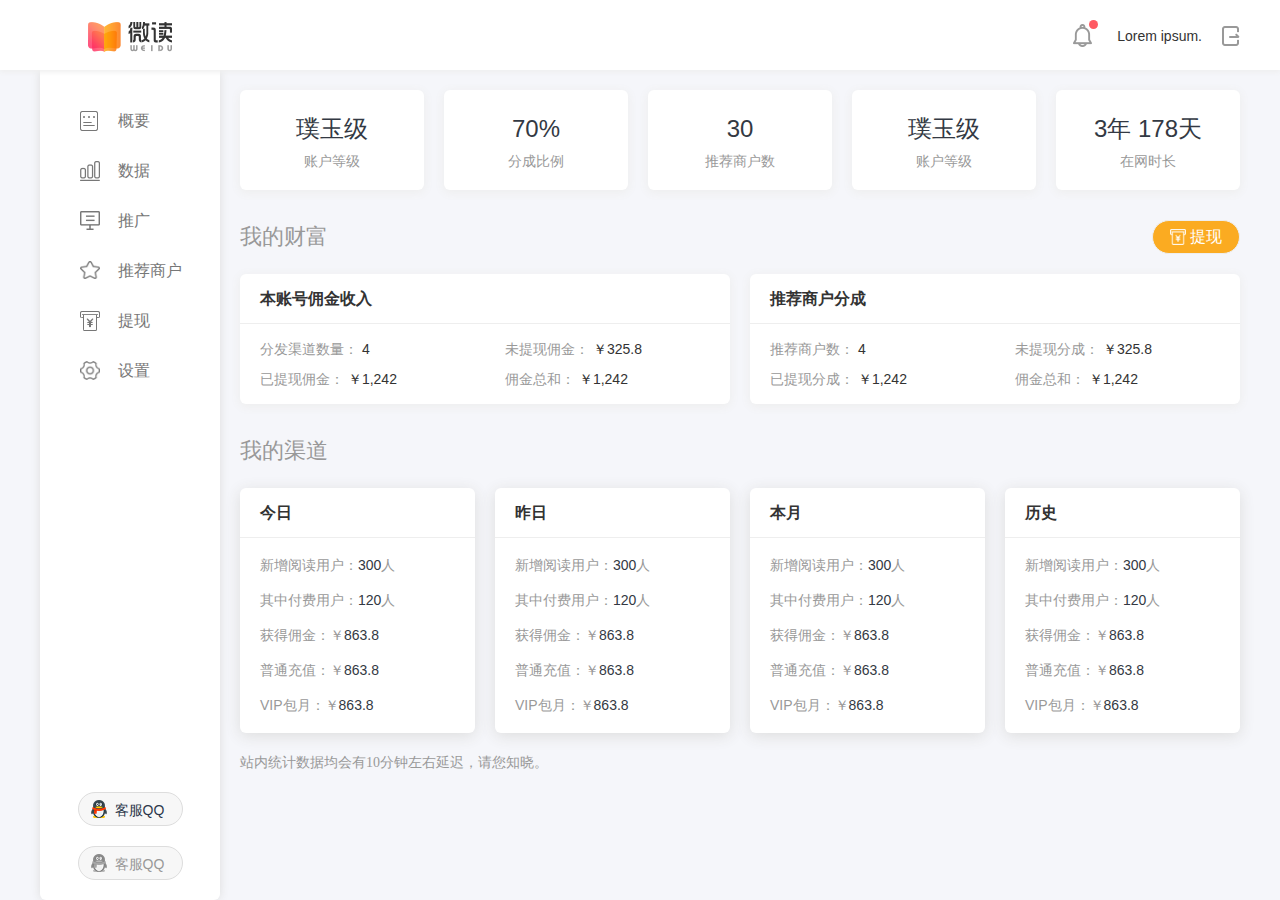
<file: view/summary.html>
<!doctype html>
<html lang="en">
<head>
    <meta charset="UTF-8">
    <meta name="viewport"
          content="width=device-width, user-scalable=no, initial-scale=1.0, maximum-scale=1.0, minimum-scale=1.0">
    <meta http-equiv="X-UA-Compatible" content="ie=edge">
    <title>概要</title>
    <link rel="shortcut icon" href="../images/favicon.ico" type="image/x-icon">
    <link rel="stylesheet" href="../css/layui.css">
    <link rel="stylesheet" href="../css/bootstrap.min.css">
    <link rel="stylesheet" href="../css/bootstrap-select.min.css">
    <link rel="stylesheet" href="../css/style.css">

</head>
<body class="layout-body">
<div class="layout-admin">
    <div class="header">
        <div class="ui_header_container clearfix">
            <div class="logo-icon">
                <a href="javascript:void(0);"><img src="../images/logo.png" alt="微读联盟" width="84" height="30"></a>
            </div>
            <div class="loginbar">
                <div class="message fun_dyna" data-toggle="modal" data-dynamic="showNotice">
                    <span class="red-spot fun_notice_icon"></span>
                </div>
                <div class="user">Lorem ipsum.</div>
                <div class="quit"></div>
            </div>
        </div>
    </div>
    <div class="body">
        <div class="sidebar">
            <div class="side-scroll">
                <!-- 左侧导航区域（可配合layui已有的垂直导航） -->
                <ul class="nav-tree fun_nav_list">
                    <li class="nav-item"><a href="/layui-v2.2.5/layui/view/summary.html" class="cbtn"><span class="nav-icon nav-icon-summary"></span>概要</a></li>
                    <li class="nav-item"><a href="/layui-v2.2.5/layui/view/data.html" class="cbtn"><span class="nav-icon nav-icon-data"></span>数据</a></li>
                    <li class="nav-item"><a href="/layui-v2.2.5/layui/view/generalize.html" class="cbtn"><span class="nav-icon nav-icon-generalize"></span>推广</a></li>
                    <li class="nav-item"><a href="/layui-v2.2.5/layui/view/recommend.html" class="cbtn"><span class="nav-icon nav-icon-recommend"></span>推荐商户</a></li>
                    <li class="nav-item"><a href="/layui-v2.2.5/layui/view/withdrawDeposits.html" class="cbtn"><span class="nav-icon nav-icon-withdraw"></span>提现</a></li>
                    <li class="nav-item"><a href="/layui-v2.2.5/layui/view/setting.html" class="cbtn" ><span class="nav-icon nav-icon-setting"></span>设置</a></li>
                </ul>

            </div>
            <div class="QQ">
                <div class="QQ-item"><a href="javascript:void(0);"><span class="QQ-icon"></span>客服QQ</a></div>
                <div class="QQ-item"><a href="javascript:void(0);" class="QQ-item-gray"><span class="QQ-icon"></span>客服QQ</a></div>
            </div>
        </div>

        <div id="summary_page_content" class="content-main">
            <div class="ui_hd clearfix">
                <ul class="ui_my_info">
                    <li class="ui_my_info_item">
                        <p>璞玉级</p>
                        <p>账户等级</p>
                    </li>
                    <li class="ui_my_info_item">
                        <p>70%</p>
                        <p>分成比例</p>
                    </li>
                    <li class="ui_my_info_item">
                        <p>30</p>
                        <p>推荐商户数</p>
                    </li>
                    <li class="ui_my_info_item">
                        <p>璞玉级</p>
                        <p>账户等级</p>
                    </li>
                    <li class="ui_my_info_item">
                        <p>3年 178天</p>
                        <p>在网时长</p>
                    </li>
                </ul>

            </div>

            <div class="ui_bd">
                <div class="clearfix">
                    <p class="ui_section_title float-l">我的财富</p>
                    <div class="ui_section_title float-r">
                        <div class="ui_g_ico_btn ui_tixian_btn">
                            <span class="ui_left_icon"></span>
                            <span class="ui_btn_text">提现</span>
                        </div>
                    </div>
                </div>
                <ul class="ui_wealth_box clearfix">
                    <li class="ui_wealth">
                        <div class="ui_wealth_title">本账号佣金收入</div>
                        <div class="ui_wealth_content">
                            <div class="ui_wealth_content_item">
                                <p>
                                    <span>分发渠道数量：</span>
                                    <span>4</span>
                                </p>
                                <p>
                                    <span>已提现佣金：</span>
                                    <span>￥1,242</span>
                                </p>
                            </div>
                            <div class="ui_wealth_content_item">
                                <p>
                                    <span>未提现佣金：</span>
                                    <span>￥325.8</span>
                                </p>
                                <p>
                                    <span>佣金总和：</span>
                                    <span>￥1,242</span>
                                </p>
                            </div>
                        </div>
                    </li>
                    <li class="ui_wealth">
                        <div class="ui_wealth_title">推荐商户分成</div>
                        <div class="ui_wealth_content">
                            <div class="ui_wealth_content_item">
                                <p>
                                    <span>推荐商户数：</span>
                                    <span>4</span>
                                </p>
                                <p>
                                    <span>已提现分成：</span>
                                    <span>￥1,242</span>
                                </p>
                            </div>
                            <div class="ui_wealth_content_item">
                                <p>
                                    <span>未提现分成：</span>
                                    <span>￥325.8</span>
                                </p>
                                <p>
                                    <span>佣金总和：</span>
                                    <span>￥1,242</span>
                                </p>
                            </div>
                        </div>
                    </li>

                </ul>

                <p class="ui_section_title">我的渠道</p>
                <ul class="clearfix">
                    <li class="ui_date">
                        <p class="ui_date_title">今日</p>
                        <div class="ui_date_content">
                            <p>新增阅读用户：<span>300</span>人</p>
                            <p>其中付费用户：<span>120</span>人</p>
                            <p>获得佣金：￥<span>863.8</span></p>
                            <p>普通充值：￥<span>863.8</span></p>
                            <p>VIP包月：￥<span>863.8</span></p>
                        </div>
                    </li>
                    <li class="ui_date">
                        <p class="ui_date_title">昨日</p>
                        <div class="ui_date_content">
                            <p>新增阅读用户：<span>300</span>人</p>
                            <p>其中付费用户：<span>120</span>人</p>
                            <p>获得佣金：￥<span>863.8</span></p>
                            <p>普通充值：￥<span>863.8</span></p>
                            <p>VIP包月：￥<span>863.8</span></p>
                        </div>
                    </li>
                    <li class="ui_date">
                        <p class="ui_date_title">本月</p>
                        <div class="ui_date_content">
                            <p>新增阅读用户：<span>300</span>人</p>
                            <p>其中付费用户：<span>120</span>人</p>
                            <p>获得佣金：￥<span>863.8</span></p>
                            <p>普通充值：￥<span>863.8</span></p>
                            <p>VIP包月：￥<span>863.8</span></p>
                        </div>
                    </li>
                    <li class="ui_date">
                        <p class="ui_date_title">历史</p>
                        <div class="ui_date_content">
                            <p>新增阅读用户：<span>300</span>人</p>
                            <p>其中付费用户：<span>120</span>人</p>
                            <p>获得佣金：￥<span>863.8</span></p>
                            <p>普通充值：￥<span>863.8</span></p>
                            <p>VIP包月：￥<span>863.8</span></p>
                        </div>
                    </li>
                </ul>

            </div>


            <div class="ui_ft">
                <p>站内统计数据均会有10分钟左右延迟，请您知晓。</p>
            </div>
        </div>

    </div>
</div>


<script src="../js/jquery-1.7.2.min.js"></script>
<script src="../js/bootstrap.min.js"></script>
<script src="../js/bootstrap-select.min.js"></script>
<script src="../layui.js"></script>
<script src="../js/tools.js"></script><!--表单验证-->
<script>
    layui.use(['layer','form', 'element'], function () {
        var layer = layui.layer,
            element = layui.element;
        //初始化
        Editor.init();
        // Editor.reader();
    });

    var Editor = {
        hasInit: false,
        itemid: null,
        init: function () {
            var me = this;
            me.hasInit = true;//这里今后可以做回调
            //初始化-具体执行方法
            Editor.reader();
            Editor.pageInit();

        },
        reader: function () {

            var me = this;

            $(document).on("click", ".cbtn", function () {
                var ctoggle = $(this).attr("data-toggle");//通用点击属性
                switch (ctoggle) {
                    case "":
                        layer.closeAll();
                        break;
                    default:
                        break;
                }
            });
        },
        pageInit: function () {
            var me = this;
            $(document).on("click", ".fun_dyna", function (e) {
                var dynamic = $(this).attr("data-dynamic");//页面通用点击属性
                switch (dynamic) {
                    case "showNotice":
                        Editor.showNotice(e);
                        break;
                    case "showNoticeDetail":
                        Editor.showNoticeDetail($(this));
                        break;
                    default:
                        break;
                }
            });
        }
        /*显示通知栏*/
        ,showNotice:function (e) {
            $(".fun_notice").modal('show');//显示模态框
            Editor.hideNoticeIcon();//隐藏通知红点
            Editor.setNoticeLocation(e);//设置通知栏的显示位置
        }
        /*显示详细通知*/
        ,showNoticeDetail:function (ele) {
            $(".fun_notice_detail").modal('show');//显示模态框
            Editor.showYdIcon($(ele));//显示已读图标，未读改为已读
        }
        /*隐藏首页通知的红点*/
        ,hideNoticeIcon:function () {
            $(".fun_notice_icon").removeClass('red-spot');//显示模态框
        }
        /*显示首页通知的红点*/
        ,showNoticeIcon:function () {
            $(".fun_notice_icon").addClass('red-spot');//显示模态框
        }
        /*显示已读图标，未读改为已读*/
        ,showYdIcon:function (ele) {
            var iconEle = $(ele).find(".fun_get_icon");//获取红点元素
            iconEle.removeClass('ui_wd_icon');//清除未读红点样式
            iconEle.removeClass('ui_jj_icon');//清除紧急图标样式
            iconEle.addClass('ui_yd_icon');//显示已读灰点样式
        }
        /*设置通知栏的显示位置*/
        ,setNoticeLocation:function (e) {
            var leftLoc = $(e.target).offset().left;
            $(".fun_notice_list").css({"left":leftLoc-170});
        }
    }
</script>

</body>
</html>


<div class="modal fun_notice">
    <div class="modal-content ui_notice fun_notice_list">
        <ul>
            <li class="ui_notice_item fun_dyna" data-dismiss="modal" data-toggle="modal" data-dynamic="showNoticeDetail">
                <p><span class="ui_wd_icon fun_get_icon"></span><span class="ui_notice_content">新增阅读用户新增阅读用户新增阅读用户新增阅读用户新增阅读用户新增阅读用户新增阅读用户</span></p>
            </li>
            <li class="ui_notice_item fun_dyna" data-dismiss="modal" data-toggle="modal" data-dynamic="showNoticeDetail">
                <p><span class="ui_yd_icon fun_get_icon"></span><span class="ui_notice_content">Lorem ipsum dolor sit amet, consectetur adipisicing elit. Aperiam eius eligendi eveniet, itaque minima molestiae molestias qui quo reiciendis veritatis.</span></p>
            </li>
            <li class="ui_notice_item fun_dyna" data-dismiss="modal" data-toggle="modal" data-dynamic="showNoticeDetail">
                <p><span class="ui_jj_icon fun_get_icon"></span><span class="ui_notice_content">Lorem ipsum dolor sit amet, consectetur adipisicing elit. Aperiam eius eligendi eveniet, itaque minima molestiae molestias qui quo reiciendis veritatis.</span></p>
            </li>
        </ul>
    </div>
</div>


<div class="modal fun_notice_detail">
    <div class="modal-content ui_notice_detail">
        <div class="modal-header ui_hd">
            <button type="button" class="close" data-dismiss="modal" aria-label="Close"><span aria-hidden="true">&times;</span></button>
            <p>
                <span class="ui_jj_icon"></span>
                <span class="ui_notice_title">您可能存在违规操作，已被系统封禁您可能存在违规操作，已被系统封禁</span>
            </p>
        </div>
        <div class="ui_bd">
            <p>
                您可能存在违规操作，已被系统封禁，去申请恢复，您可能存在违规操作，已被系
                封禁，去申请恢复您可能存在违规操作，已被系统封禁，去申请恢复您可能存在违规
                操作，已被系统封禁，去申请恢复您可能存在违规操作，已被系统封禁，去申请恢复
                您可能存在违规操作，已被系统封禁。
            </p>
            <p>
                您可能存在违规操作，已被系统封禁，去申请恢复，您可能存在违规操作，已被系
                封禁，去申请恢复您可能存在违规操作，已被系统封禁，去申请恢复您可能存在违规
                操作，已被系统封禁，去申请恢复您可能存在违规操作，已被系统封禁，去申请恢复
                您可能存在违规操作，已被系统封禁。
            </p>
        </div>
    </div>
</div>
</file>
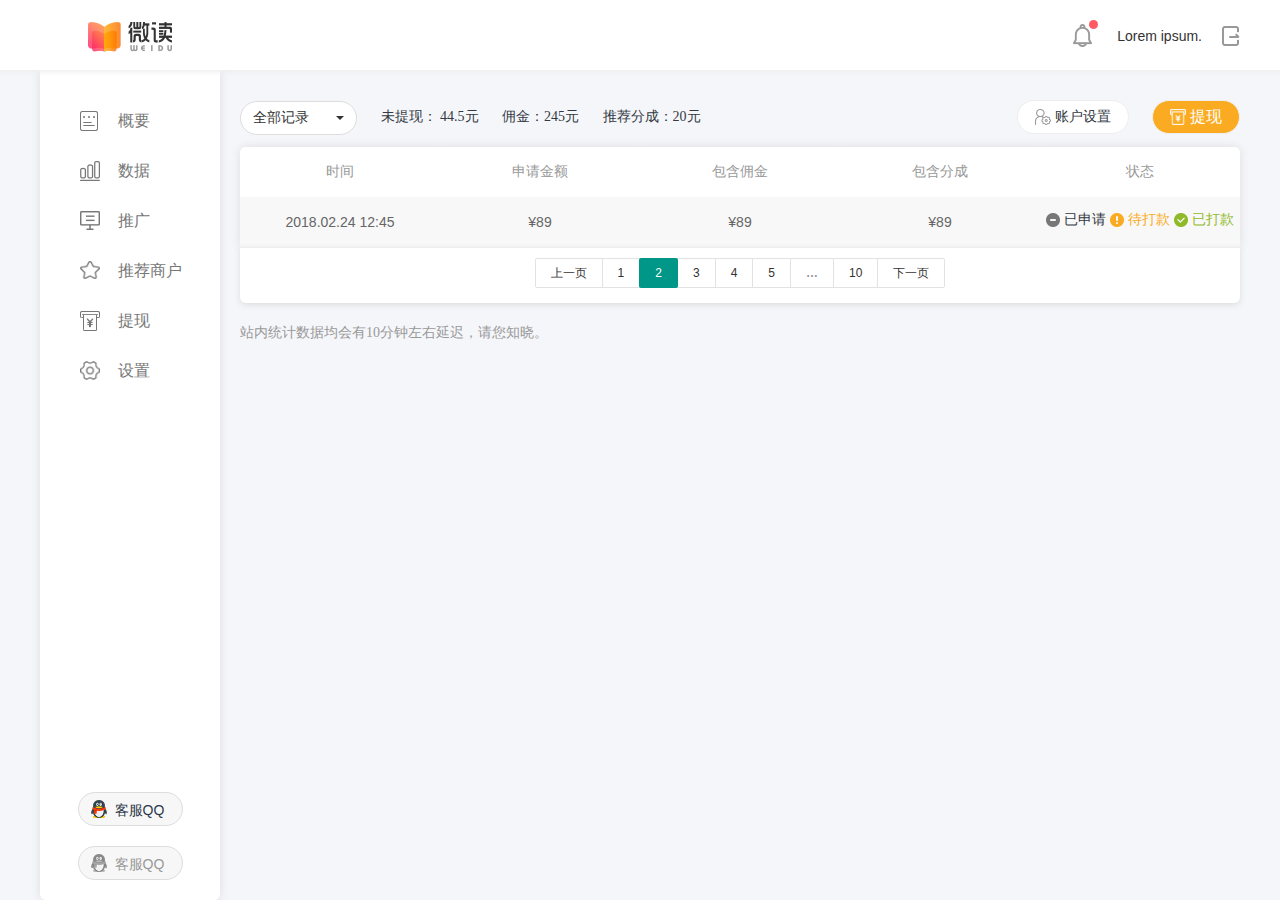
<file: view/withdrawDeposits.html>
<!doctype html>
<html lang="en">
<head>
    <meta charset="UTF-8">
    <meta name="viewport"
          content="width=device-width, user-scalable=no, initial-scale=1.0, maximum-scale=1.0, minimum-scale=1.0">
    <meta http-equiv="X-UA-Compatible" content="ie=edge">
    <title>提现</title>
    <link rel="shortcut icon" href="../images/favicon.ico" type="image/x-icon">
    <link rel="stylesheet" href="../css/layui.css">
    <link rel="stylesheet" href="../css/bootstrap.min.css">
    <link rel="stylesheet" href="../css/bootstrap-select.min.css">
    <link rel="stylesheet" href="../css/style.css">

</head>
<body class="layout-body ui_tx_body">
<div class="layout-admin">
    <div class="header">
        <div class="ui_header_container clearfix">
            <div class="logo-icon">
                <a href="javascript:void(0);"><img src="../images/logo.png" alt="微读联盟" width="84" height="30"></a>
            </div>
            <div class="loginbar">
                <div class="message">
                    <span class="red-spot"></span>
                </div>
                <div class="user">Lorem ipsum.</div>
                <div class="quit"></div>
            </div>
        </div>
    </div>
    <div class="body">
        <div class="sidebar">
            <div class="side-scroll">
                <!-- 左侧导航区域（可配合layui已有的垂直导航） -->
                <ul class="nav-tree fun_nav_list">
                    <li class="nav-item"><a href="/layui-v2.2.5/layui/view/summary.html" class="cbtn"><span class="nav-icon nav-icon-summary"></span>概要</a></li>
                    <li class="nav-item"><a href="/layui-v2.2.5/layui/view/data.html" class="cbtn"><span class="nav-icon nav-icon-data"></span>数据</a></li>
                    <li class="nav-item"><a href="/layui-v2.2.5/layui/view/generalize.html" class="cbtn"><span class="nav-icon nav-icon-generalize"></span>推广</a></li>
                    <li class="nav-item"><a href="/layui-v2.2.5/layui/view/recommend.html" class="cbtn"><span class="nav-icon nav-icon-recommend"></span>推荐商户</a></li>
                    <li class="nav-item"><a href="/layui-v2.2.5/layui/view/withdrawDeposits.html" class="cbtn"><span class="nav-icon nav-icon-withdraw"></span>提现</a></li>
                    <li class="nav-item"><a href="/layui-v2.2.5/layui/view/setting.html" class="cbtn" ><span class="nav-icon nav-icon-setting"></span>设置</a></li>
                </ul>

            </div>
            <div class="QQ">
                <div class="QQ-item"><a href="javascript:void(0);"><span class="QQ-icon"></span>客服QQ</a></div>
                <div class="QQ-item"><a href="javascript:void(0);" class="QQ-item-gray"><span class="QQ-icon"></span>客服QQ</a></div>
            </div>
        </div>

        <div id="tx-list" class="content-main">

            <div class="ui_hd table-menu clearfix">
                <div class="ui_left_side">
                    <div class="ui_dkState_wrap">
                        <!--引用的bootstrap-select-->
                        <select class="selectpicker fun_dkState_select" data-width="100%" data-style="ui_radius ui_bgc_FFF">
                            <option value="0" selected="">全部记录</option>
                            <option value="1">已申请</option>
                            <option value="2">待打款</option>
                            <option value="2">已打款</option>
                        </select>
                    </div>
                    <p class="ui_limit">未提现： <span class="fun_allMoney">44.5</span>元</p>
                    <p class="ui_limit">佣金：<span class="fun_yj">245</span>元</p>
                    <p class="ui_limit">推荐分成：<span class="fun_fc">20</span>元</p>

                </div>

                <div class="ui_right_side">
                    <!-- 账户设置按钮 -->
                    <div class="ui_g_ico_btn ui_accountSetting_btn cbtn" data-toggle="account-set-btn">
                        <span class="ui_left_icon"></span>
                        <span class="ui_btn_text">账户设置</span>
                    </div>
                    <!-- 提现按钮 -->
                    <!--<div class="ui_g_ico_btn ui_tixian_btn" data-toggle="modal" data-target=".fun_tx_application">-->
                    <div class="ui_g_ico_btn ui_tixian_btn cbtn" data-toggle="tx-btn" >
                        <span class="ui_left_icon"></span>
                        <span class="ui_btn_text">提现</span>
                    </div>
                </div>
            </div>

            <!--渠道列表-->
            <div class="ui_bd">
                <table class="layui-table ui_g_table" lay-even="" lay-skin="nob">
                    <thead>
                    <tr>
                        <th>时间</th>
                        <th>申请金额</th>
                        <th>包含佣金</th>
                        <th>包含分成</th>
                        <th>状态</th>
                    </tr>
                    </thead>
                    <tbody>
                    <tr>
                        <td>
                            <p>2018.02.24 12:45</p>
                        </td>
                        <td>
                            <p>¥89</p>
                        </td>
                        <td>
                            <p>¥89</p>
                        </td>
                        <td>
                            <p>¥89</p>
                        </td>
                        <td>

                            <div class="ui_g_ico_text ui_dkState_ysq">
                                <span class="ui_left_icon ui_left_icon_ysq"></span>
                                <span class="ui_btn_text ui_btn_text_ysq">已申请</span>
                            </div>

                            <div class="ui_g_ico_text ui_dkState_ddk">
                                <span class="ui_left_icon ui_left_icon_ddk"></span>
                                <span class="ui_btn_text ui_btn_text_ddk">待打款</span>
                            </div>

                            <div class="ui_g_ico_text ui_dkState_ydk">
                                <span class="ui_left_icon ui_left_icon_ydk"></span>
                                <span class="ui_btn_text ui_btn_text_ydk">已打款</span>
                            </div>

                        </td>
                    </tr>

                    </tbody>
                </table>

                <div class="ui_g_pagination">
                    <div id="demo11"><div class="layui-box layui-laypage layui-laypage-default" id="layui-laypage-14"><a href="javascript:;" class="layui-laypage-prev" data-page="1">上一页</a><a href="javascript:;" data-page="1">1</a><span class="layui-laypage-curr"><em class="layui-laypage-em"></em><em>2</em></span><a href="javascript:;" data-page="3">3</a><a href="javascript:;" data-page="4">4</a><a href="javascript:;" data-page="5">5</a><span class="layui-laypage-spr">…</span><a href="javascript:;" class="layui-laypage-last" title="尾页" data-page="10">10</a><a href="javascript:;" class="layui-laypage-next" data-page="3">下一页</a></div></div>
                </div>
            </div>

            <div class="ui_ft">
                <p>站内统计数据均会有10分钟左右延迟，请您知晓。</p>
            </div>
        </div>

    </div>
</div>


<script src="../js/jquery-1.7.2.min.js"></script>
<script src="../js/bootstrap.min.js"></script>
<script src="../js/bootstrap-select.min.js"></script>
<script src="../layui.js"></script>
<script src="../js/tools.js"></script><!--表单验证-->
<script>
    layui.use(['layer','form', 'element'], function () {
        var layer = layui.layer,
            element = layui.element;
        //初始化
        Editor.init();
        // Editor.reader();
    });

    var Editor = {
        hasInit: false,
        itemid: null,
        init: function () {
            var me = this;
            me.hasInit = true;//这里今后可以做回调
            //初始化-具体执行方法
            Editor.reader();
            Editor.pageInit();

        },
        reader: function () {

            var me = this;

            $(document).on("click", ".cbtn", function () {
                var ctoggle = $(this).attr("data-toggle");//通用点击属性
                switch (ctoggle) {
                    case "tx-btn":
                        layer.closeAll();

                        //根据条件判断显示某一个模态框
                        Editor.showFirstSetAccount();

                        break;
                    case "account-set-btn":
                        layer.closeAll();

                        //根据条件判断显示某一个模态框
                        // Editor.showZFBSetAccount();
                        Editor.showYHKSetAccount();
                        // Editor.showYHKAccountAlter();


                        break;
                    default:
                        break;
                }
            });
        },
        pageInit:function () {
            var me = this;
            $(document).on("click",".fun_dyna",function () {
                var dynamic = $(this).attr("data-dynamic");//页面通用点击属性
                switch (dynamic) {
                    case "all_yj":
                        Editor.all_yongjin();//提现全部佣金
                        Editor.tx_eventAfter();
                        break;
                    case "all_fc":
                        Editor.all_fencheng();//提现全部分成
                        Editor.tx_eventAfter();
                        break;
                    default:
                        break;
                }
            });
            /*在modal框加载同时，提供几个方法用来控制modal框*/
            /*#tx_application模态框关闭之后触发，清空表单*/
            $('#tx_application').on('hidden.bs.modal', function (e) {
                $(".fun_yj_input").val("");
                $(".fun_fc_input").val("");
                Editor.tx_lt200();
            });
            /*#tx_application模态框 show 方法调用时立即触发*/
            $('#tx_application').on('show.bs.modal', function (e) {
                Editor.tx_input_trigger();
                // Editor.showFirstSetAccount();
            });
            /*在#set_account模态框 show 方法调用时立即触发*/
            $('#set_account').on('show.bs.modal', function (e) {


            });
            /*在#set_account模态框完全隐藏之后触发*/
            $('#set_account').on('hidden.bs.modal', function (e) {



            });
            /*fun_dkState_select select选中事件*/
            $('.fun_dkState_select').on('changed.bs.select',function(e){


            });
        },
        /*提现全部佣金*/
        all_yongjin:function () {
            //获取佣金额度
            var yj = $(".fun_yj").text();
            $(".fun_yj_input").val(yj);
        },
        /*提现全部佣金*/
        all_fencheng:function () {
            //获取分成额度
            var fc = $(".fun_fc").text();
            $(".fun_fc_input").val(fc);
        },
        /*提现表单输入状态变化事件oninput*/
        tx_input_trigger:function () {
            var inputs =$("#tx_application input.fun_input");//获取两个表单元素
            //为两个表单元素循环绑定事件
            $.each(inputs,function(index,item){
                $(item).on("input",function(e){
                    Editor.tx_eventAfter();
                });
            });
        },
        /*提现窗口事件触发后调用（包括input的事件和'全部提现'按钮的点击事件）*/
        tx_eventAfter:function () {
            var yj_val = $(".fun_yj_input").val();
            var fc_val = $(".fun_fc_input").val();
            var sum = Number(yj_val)+Number(fc_val);
            if(sum >= 200){
                Editor.tx_gt200(sum);
            }else{
                Editor.tx_lt200(sum);
            }
        },
        /*提现大于200元时的展示效果*/
        tx_gt200:function (sum) {
            $(".fun_hint").hide();
            $(".fun_total").show();
            $(".fun_total_num").text(sum);
            $(".fun_shtx_btn").removeClass("ui_g_btn_disabled");
            $(".fun_shtx_btn").addClass("ui_g_btn_yellow");
            $('.fun_shtx_btn').attr("disabled","");
        },
        /*提现小于200元时的展示效果*/
        tx_lt200:function (sum) {
            $(".fun_total").hide();
            $(".fun_hint").show();
            $(".fun_shtx_btn").removeClass("ui_g_btn_yellow");
            $(".fun_shtx_btn").addClass("ui_g_btn_disabled");
            $('.fun_shtx_btn').attr("disabled","disabled");
        }


        /*显示首次设置账号提示*/
        ,showFirstSetAccount:function () {
            $('#set-account-tip').modal("show");
        }
        /*显示金额小于200元时弹出提示框*/
        ,showGT200:function () {
            $('#tx-limit-tip').modal("show");
        }
        /*显示提现金额输入框*/
        ,showTXInput:function () {
            $('#tx_application').modal("show");
        }

        /*支付宝tab显示*/
        ,showZFBTabShow:function () {
            $(".fun_zfb_tab").siblings("li").removeClass("active");
            $(".fun_zfb_tab").addClass("active");
            $(".fun_zfb_tab_pane").siblings("div.tab-pane").removeClass("active");
            $(".fun_zfb_tab_pane").addClass("active");
        }
        ,showYHKTabShow:function () {
            $(".fun_yhk_tab").siblings("li").removeClass("active");
            $(".fun_yhk_tab").addClass("active");
            $(".fun_yhk_tab_pane").siblings("div.tab-pane").removeClass("active");
            $(".fun_yhk_tab_pane").addClass("active");
        }

        /*显示支付宝账号设置*/
        ,showZFBSetAccount:function () {
            $('#set_account').modal("show");
            Editor.showZFBTabShow();
        }
        /*显示银行卡账号设置*/
        ,showYHKSetAccount:function () {
            $('#set_account').modal("show");
            Editor.showYHKTabShow();
        }

        /*显示支付宝已绑定状态*/
        ,showZFBAccountShow:function () {
            $('#account_show').modal("show");
            Editor.showZFBTabShow();
        }
        /*显示银行卡已绑定状态*/
        ,showYHKAccountShow:function () {
            $('#account_show').modal("show");
            Editor.showYHKTabShow();
        }

        /*显示支付宝账号修改确认*/
        ,showZFBAccountAlter:function () {
            $('#account_alter').modal("show");
            Editor.showZFBTabShow();
        }
        /*显示银行卡账号修改确认*/
        ,showYHKAccountAlter:function () {
            $('#account_alter').modal("show");
            Editor.showYHKTabShow();
        }
    }
</script>

</body>
</html>

<!--首次设置账号提示-->
<div id="set-account-tip" class="modal" role="dialog">
    <div class="modal-dialog" role="document" aria-hidden="true">

        <!-- 首次设置账号提示 -->
        <div class="modal-content ui_first_set_account fun_first_set_account">
            <p>先请您移步设置一下收款账号</p>
            <div class="clearfix mb-20">
                <!-- 立即设置按钮 -->
                <button class="ui_g_btn ui_accountSetting_btn ui_g_btn_yellow float-l" data-toggle="modal" data-target=".fun_set_account" data-dismiss="modal">立即设置</button>
                <!-- 再等等按钮 -->
                <button class="ui_g_btn ui_wait ui_g_btn_white float-r" data-dismiss="modal">再等等</button>
            </div>
        </div>

    </div>
</div>


<!--小于200元弹出提现提示框-->
<div id="tx-limit-tip" class="modal" role="dialog">
    <div class="modal-dialog" role="document" aria-hidden="true">

        <!--小于200元弹出提现提示框-->
        <div class="modal-content ui_gt200 fun_gt200">
            <p>财务MM很辛苦   <span>请您大于200元</span>   时再提现！</p>
            <div>
                <!-- 知道了 -->
                <button class="ui_g_btn ui_g_btn_yellow" data-dismiss="modal">知道了</button>
            </div>
        </div>

    </div>
</div>


<!--申请提现-->
<div id="tx_application" class="modal fun_tx_application" role="dialog">
    <div class="modal-dialog" role="document" aria-hidden="true">

        <!--提现框-->
        <div class="modal-content fun_tx_input">
            <div class="modal-header ui_hd">
                <button type="button" class="close" data-dismiss="modal" aria-label="Close"><span aria-hidden="true">&times;</span></button>
                <p>申请提现</p>
            </div>
            <div class="ui_bd">
                <form action="">
                    <div>
                        <input type="text" placeholder="最多可提佣金：￥25.5" class="fun_yj_input fun_input">
                        <span class="fun_dyna" data-dynamic="all_yj">全部提现</span>
                    </div>
                    <div>
                        <input type="text" placeholder="最多可提分成：￥20" class="fun_fc_input fun_input">
                        <span class="fun_dyna" data-dynamic="all_fc">全部提现</span>
                    </div>
                    <p class="fun_hint">最少合计需超过200元</p>
                    <p class="ui_hj fun_total" style="display: none">合计：¥<span class="fun_total_num">210</span></p>
                    <div class="clearfix">
                        <button class="ui_g_btn ui_g_btn_disabled float-l fun_shtx_btn" disabled>申请提现</button>
                        <button class="ui_g_btn float-r" data-dismiss="modal">关闭</button>
                    </div>
                </form>

            </div>
        </div>

    </div>
</div>


<!--账户设置页面-->
<div id="set_account" class="modal ui_account-modal fun_set_account" role="dialog">
    <div class="modal-dialog" role="document" aria-hidden="true">
        <div class="modal-content">
            <div class="modal-header ui_hd">
                <button type="button" class="close" data-dismiss="modal" aria-label="Close"><span aria-hidden="true">&times;</span></button>
                <ul class="ui_nav-tabs">
                    <li class="fun_zfb_tab active"><a href="#zfb_tab_pane" data-toggle="tab">支付宝</a></li>
                    <li class="fun_yhk_tab"><a href="#yhk_tab_pane" data-toggle="tab">银行卡</a></li>
                </ul>
            </div>
            <div class="ui_bd">
                <div class="tab-content">
                    <div class="tab-pane ui_tab_pane fun_zfb_tab_pane active" id="zfb_tab_pane">

                        <div class="ui_account_input fun_zfb_account_input">
                            <form action="">
                                <p>请输入您的支付宝账号</p>
                                <div>
                                    <div>
                                        <input type="text" placeholder="请输入支付宝账号">
                                    </div>
                                    <div>
                                        <input type="text" placeholder="请输入您支付宝中的姓名">
                                    </div>
                                    <div class="ui_error_tip">
                                        <span class="ui_error_tip_icon"></span>
                                        <span>您输入的账户有误，请验证后重新输入</span>
                                    </div>
                                    <div class="clearfix">
                                        <button class="ui_g_btn ui_g_btn_yellow float-l">保存</button>
                                        <button class="ui_g_btn float-r" data-dismiss="modal">关闭</button>
                                    </div>
                                </div>
                            </form>
                        </div>

                    </div>

                    <div class="tab-pane ui_tab_pane fun_yhk_tab_pane" id="yhk_tab_pane">

                        <div class="ui_account_input fun_yhk_account_input">
                            <form action="">
                                <p>请输入您的银行卡信息(仅支持对公账户)</p>
                                <div>
                                    <div>
                                        <input type="text" placeholder="请输入开户行">
                                    </div>
                                    <div>
                                        <input type="text" placeholder="请输入开户名">
                                    </div>
                                    <div>
                                        <input type="text" placeholder="请输入卡号">
                                    </div>
                                    <div class="ui_error_tip">
                                        <span class="ui_error_tip_icon"></span>
                                        <span>您输入的账户有误，请验证后重新输入</span>
                                    </div>
                                    <div class="clearfix">
                                        <button class="ui_g_btn ui_g_btn_yellow float-l">保存</button>
                                        <button class="ui_g_btn float-r" data-dismiss="modal">关闭</button>
                                    </div>
                                </div>
                            </form>
                        </div>

                    </div>
                </div>
            </div>
        </div>
    </div>

</div>

<!--账户信息展示-->
<div id="account_show" class="modal ui_account-modal" role="dialog">
    <div class="modal-dialog" role="document" aria-hidden="true">
        <div class="modal-content">
            <div class="modal-header ui_hd">
                <button type="button" class="close" data-dismiss="modal" aria-label="Close"><span aria-hidden="true">&times;</span></button>
                <ul class="ui_nav-tabs">
                    <li class="fun_zfb_tab active"><a href="#zfb_tab_pane2" data-toggle="tab">支付宝</a></li>
                    <li class="fun_yhk_tab"><a href="#yhk_tab_pane2" data-toggle="tab">银行卡</a></li>
                </ul>
            </div>
            <div class="ui_bd">
                <div class="tab-content">
                    <div class="tab-pane ui_tab_pane fun_zfb_tab_pane active" id="zfb_tab_pane2">

                        <div class="ui_account_show fun_zfb_account_show">
                            <div>
                                <p>您当前已绑定如下支付宝账号</p>
                                <p>账&nbsp;&nbsp;&nbsp;&nbsp;户&nbsp;&nbsp;&nbsp;&nbsp;名：<span>xiaoming.qq.com</span></p>
                                <p>支付宝姓名：<span>微读</span></p>
                            </div>
                            <p><span>如需修改请联系在线客服</span></p>
                        </div>

                    </div>

                    <div class="tab-pane ui_tab_pane fun_yhk_tab_pane" id="yhk_tab_pane2">

                        <div class="ui_account_show fun_yhk_account_show">
                            <div>
                                <p>您当前已绑定如下银行账号</p>
                                <p>卡&nbsp;&nbsp;&nbsp;&nbsp;号：<span>6226 8801 3628 601</span></p>
                                <p>开户名：<span>微读</span></p>
                            </div>
                            <p><span>如需修改请联系在线客服</span></p>
                        </div>

                    </div>
                </div>
            </div>
        </div>
    </div>
</div>

<!--账户修改确认-->
<div id="account_alter" class="modal ui_account-modal" role="dialog">
    <div class="modal-dialog" role="document" aria-hidden="true">
        <div class="modal-content">
            <div class="modal-header ui_hd">
                <button type="button" class="close" data-dismiss="modal" aria-label="Close"><span aria-hidden="true">&times;</span></button>
                <ul class="ui_nav-tabs">
                    <li class="fun_zfb_tab active"><a href="#zfb_tab_pane3" data-toggle="tab">支付宝</a></li>
                    <li class="fun_yhk_tab"><a href="#yhk_tab_pane3" data-toggle="tab">银行卡</a></li>
                </ul>
            </div>
            <div class="ui_bd">
                <div class="tab-content">
                    <div class="tab-pane ui_tab_pane fun_zfb_tab_pane active" id="zfb_tab_pane3">

                        <div class="ui_account_show ui_account_alter fun_zfb_account_alter">
                            <div>
                                <p>支付宝账号修改确认</p>
                                <p>已修改为：<span>xiaoming.qq.com</span></p>
                                <p>对应姓名：<span>微读</span></p>
                            </div>
                            <p><span>正确无误请“确认更改”，如有问题请联系在线客服</span></p>
                            <div>
                                <button class="ui_g_btn ui_g_btn_yellow" data-dismiss="modal">确认变更</button>
                            </div>
                        </div>

                    </div>

                    <div class="tab-pane ui_tab_pane fun_yhk_tab_pane" id="yhk_tab_pane3">

                        <div class="ui_account_show ui_account_alter fun_yhk_account_alter">
                            <div>
                                <p>银行卡账号修改确认</p>
                                <p>已修改为：<span>6226 8801 3628 601</span></p>
                                <p>对应姓名：<span>微读</span></p>
                            </div>
                            <p><span>正确无误请“确认更改”，如有问题请联系在线客服</span></p>
                            <div>
                                <button class="ui_g_btn ui_g_btn_yellow" data-dismiss="modal">确认变更</button>
                            </div>
                        </div>

                    </div>
                </div>
            </div>
        </div>
    </div>
</div>
</file>
<file: css/style.css>
html,body,div,ol,ul,h1,h2,h3,h4,h5,h6,p,th,td,dl,dd,form,fieldset,legend,input,textarea,select{margin:0;padding:0;}
body{font-size:14px;background:#fff;-webkit-text-size-adjust:100%;font-family: -apple-system, BlinkMacSystemFont, "Segoe UI", "Roboto", "Oxygen", "Ubuntu", "Cantarell", "Fira Sans", "Droid Sans", "Helvetica Neue", sans-serif;}
*{box-sizing: border-box;margin:0;padding:0;}
a{color:#2d374b;text-decoration:none;font-family:STHeitiSC-Medium,Arial,'Times New Roman','Microsoft YaHei',SimHei;}
a:focus, a:hover{color:#FBAB21;text-decoration:none}
a:link,a:visited{text-decoration: none;}
em{font-style:normal}
li{list-style:none}
img{border:0;vertical-align:middle}
table{border-collapse:collapse;border-spacing:0}
p{word-wrap:break-word}
/*设置默认的select选择框的样式*/
.ui_select {
    position: relative;
    height: 34px;
    line-height: 32px;
    vertical-align: middle;
    /*Chrome和Firefox里面的边框是不一样的，所以复写了一下*/
    border: solid 1px #DDDDDD;
    -webkit-border-radius: 20px;
    -moz-border-radius: 20px;
    border-radius: 20px;

    /*很关键：将默认的select选择框样式清除*/
    appearance:none;
    -moz-appearance:none;
    -webkit-appearance:none;

    /*在选择框的最右侧中间显示小箭头图片*/
    background: url("../images/arrow.png") no-repeat scroll 97% center transparent;

    /*为下拉小箭头留出一点位置，避免被文字覆盖*/
    padding: 0 24px 0 12px;
}

/*清除ie的默认选择框样式清除，隐藏下拉箭头*/
select::-ms-expand { display: none; }

/*定义margin*/
.mt-10{
    margin-top: 10px!important;
}
.mt-20{
    margin-top: 20px!important;
}
.mt-30{
    margin-top: 30px!important;
}
.mb-10{
    margin-bottom: 10px!important;
}
.mb-20{
    margin-bottom: 20px!important;
}
.mb-30{
    margin-bottom: 30px!important;
}
/*字体颜色*/
.color-FBA818{
    color: #FBAB21!important;
}
.color-333943{
    color: #333943!important;
}

/*字体大小*/
.fs-14{
    font-size: 14px!important;
}
.fs-16{
    font-size: 16px!important;
}
/*浮动*/
.clearfix {
    zoom: 1;
}
.clearfix:after {
    content: ".";
    display: block;
    height: 0;
    clear: both;
    visibility: hidden;
}
.float-r {
    float: right;
}
.float-l {
    float: left;
}
.inline-b{
    display: inline-block;
}
.hidden{
    display: none;
    visibility: hidden;
}
@media screen and (max-width:1200px){
    .body{
        width: 100%;
    }
    .ui_header_container{
        width: 100%;
        padding-right: 20px;
    }
    .content-main {
        width: calc(100% - 180px);
        padding-right: 20px;
    }
}
@media screen and (min-width:1200px){
    .body{
        width: 1200px;
    }
    .ui_header_container{
        width: 1200px;
    }
    .content-main {
        width: 1020px;
    }
}

/*----------------------------------------*/
/*页面滚动条样式*/
::-webkit-scrollbar {
    width: 14px;
    height: 14px;
}

::-webkit-scrollbar-track,
::-webkit-scrollbar-thumb {
    border-radius: 999px;
    border: 5px solid transparent;
}

::-webkit-scrollbar-track {
    box-shadow: 1px 1px 5px rgba(0,0,0,.2) inset;
}

::-webkit-scrollbar-thumb {
    min-height: 20px;
    background-clip: content-box;
    box-shadow: 0 0 0 5px rgba(0,0,0,.2) inset;
}

::-webkit-scrollbar-corner {
    background: transparent;
}
/*----------------------------------------*/
/*引入的select选择框的样式修改开始*/
.layui-this{
    background-color: #FBAB21!important;
}
/*引入的select选择框的样式修改结束*/
/*----------------------------------------*/

/*============================================================*/
/*全局按钮样式*/
.ui_g_btn{
    display: inline-block;
    height: 34px;
    line-height: 32px;
    padding: 0 15px;
    color: #333943;
    border: 1px solid #DDDDDD;
    border-radius: 20px;
    font-size: 16px;
    text-align: center;
    cursor: pointer;
    user-select: none;
    /*box-shadow: 0px 0px 10px 0px #DDDDDD;*/
}
.ui_g_btn_yellow{
    color: #fff!important;
    background-color: #FBAB21!important;
    border: none!important;
}
.ui_g_btn_white{
    color: #333943!important;
    background-color: #FFFFFF!important;
}
.ui_g_btn_disabled{
    color: #999999!important;
    background-color: #EEEEEE!important;
    border: none!important;
}
/*============================================================*/
/*全局下拉框样式*/
.ui_g_select{
    display: inline-block;
    width: 142px;
    height: 34px;
    margin-right: 20px;
}
/*bootstrap-select的引入样式的方式：data-style="ui_radius"*/
.ui_radius{
    border: 1px solid #DDDDDD!important;
    border-radius: 18px!important;
}
.ui_bgc_FFF{
    background-color: #FFF!important;
}
/*去除选择框的outline*/
.bootstrap-select .dropdown-toggle:focus{outline:none !important;}
/*去除选项的outline*/
a:focus {outline:none !important;}

/*============================================================*/
/*全屏滚动插件的样式*/

.dowebok div.section1{
    background: url("../images/1.png");
}
.dowebok div.section2{
    background: url("../images/2.png");
}
.dowebok div.section3{
    background: url("../images/3.png");
}
.dowebok div.section4{
    background: url("../images/4.png");
}
.dowebok div.section5{
    background: url("../images/5.png");
}
.dowebok div.section{
    -webkit-background-size: cover;
    background-size: cover;
    background-position: center center;
}
/*绑定菜单样式*/
#menu{
    position: fixed;
    right: 80px;
    top: 50%;
    margin-top: -102px;
    list-style-type: none;
    z-index: 70;
}
#menu li{
    height: 26px;
    margin: 20px 0;
    box-sizing: border-box;
}
#menu li a{
    text-align: right;
    font-size:12px;
    font-family:SourceHanSansCN-Bold;
    color:rgba(255,255,255,0.8);
}
#menu li span {
    height: 30px;
    line-height: 30px;
    font-size:12px;
    text-align: left;
    width: 25px;
    visibility: hidden;
    font-family:STHeitiSC-Medium;
}
#menu li a:hover{
    text-decoration: none;
}
#menu .active{
    color: #fff;
    border-bottom: 2px solid #fff;
}
#menu .active a {
    color: #fff;
}
#menu .active span {
    color: #fff;
    visibility: visible;
}

.ui_logo_white{
    position: fixed;
    left: 80px;
    top: 50px;
    z-index: 3;
}

.mouse{
    position: fixed;
    left: 50%;
    bottom: 50px;
    z-index: 3;
}
.mouse span{
    display: inline-block;
    width: 21px;
    height: 35px;
    background: url("../images/mouse_2x.png");
    -webkit-background-size: 100%;
    background-size: 100%;
}
.links-box{
    position: fixed;
    right: 80px;
    top: 50px;
    z-index: 3;
}
.links-box a{
    display: inline-block;
    width: 70px;
    height: 34px;
    margin-left: 10px;
    line-height: 34px;
    font-size: 18px;
    font-family:STHeitiSC-Medium;
    color: #ffffff;
    text-align: center;
}
.links-box a:hover{
    -webkit-border-radius: 17px;
    -moz-border-radius: 17px;
    border-radius: 17px;
    background-color: #fff;
    color:rgba(51,51,51,1);
}
/*----------------------------------------*/
/*Tooltips弹出的错误提示框的样式*/
.tooltips_main{
    height: 20px;
    line-height: 20px;
    position:absolute;
    left:0;
    margin:2px 0 0 0;
    z-index:999;
}
.tooltips_main .tooltips_box{
}
.tooltips_main .tooltips_box .tooltips{
    position: relative;
}
.tooltips_main .tooltips_box .tooltips .tooltips_icon{
    position: absolute;
    display: inline-block;
    width: 14px;
    height: 14px;
    top: 3px;
    left: 0;
    background: url("../images/ic_tooltips_2x.png");
    -webkit-background-size: 100%;
    background-size: 100%;
}
.tooltips_main .tooltips_box .tooltips .msg{
    padding-left:20px;
    font-size:14px;
    font-family:STHeitiSC-Medium;
    color:rgba(255,90,99,1);
}
/*----------------------------------------*/
/*账号登录 组件页面的样式*/
.form-container{
    width:400px;
    background:rgba(255,255,255,1);
    border-radius: 10px;
    border: 1px solid #ffffff;
    box-sizing: border-box;
}
.form-container .login-tab{
    font-size:20px;
    font-family:STHeitiSC-Medium;
    color:rgba(51,57,67,1);
    margin: 30px 0;
    text-align: center;
}
.form{
    padding: 0 40px;
}
.form .form-item{
    height: 46px;
    border-radius: 23px;
    position: relative;
    z-index: 1;
    background:rgba(248,248,248,1);
    padding-left: 50px;
    border: 1px solid #EEEEEE;
}
.form .form-item .form-item-label{
    position: absolute;
    z-index: 3;
}
.form .form-item .name-label{
    top: 14px;
    left: 22px;
    width: 12px;
    height: 18px;
    background: url("../images/ic_phone_2x.png");
    -webkit-background-size: 100%;
    background-size: 100%;
}
.form .form-item .pwd-label{
    top: 14px;
    left: 22px;
    width: 14px;
    height: 18px;
    background: url("../images/ic_loginpwd_2x.png");
    -webkit-background-size: 100%;
    background-size: 100%;
}
.form .form-item .phonecode-label{
    top: 17px;
    left: 22px;
    width: 15px;
    height: 12px;
    background: url("../images/ic_phonecode_2x.png");
    -webkit-background-size: 100%;
    background-size: 100%;
}
/*获取验证码按钮*/
.form .form-item .get-phonecode{
    position: absolute;
    right: 0;
    top: 0;
    width: 100px;
    height: 44px;
    line-height: 44px;
    background-color: #fff;
    font-size: 14px;
    font-family:STHeitiSC-Medium;
    text-align: center;
    border: none;
    border-left: 1px solid #EEEEEE;
    -webkit-border-radius: 0 23px 23px 0;
    -moz-border-radius: 0 23px 23px 0;
    border-radius: 0 23px 23px 0;
}
/*获取验证码按钮*/
.form .form-item .get-phonecode .icon{
    display: inline-block;
    width: 22px;
    height: 16px;
    margin-top: 15px;
    background: url("../images/ic_phonecodeOK_2x.png");
    -webkit-background-size: 100%;
    background-size: 100%;
}
.form .itxt{
    width: 100%;
    line-height: 44px;
    height: 44px;
    border: 0;
    font-size:14px;
    font-family:STHeitiSC-Medium;
    color:rgba(153,153,153,1);
    background-color: transparent;
    border-radius: 0 23px 23px 0;
}

.zw_btn{
    border: 0 none;
    color: #fff;
    text-align: center;
    display: block;
    width: 100%;
    height: 46px;
    line-height: 46px;
    -webkit-border-radius: 23px;
    font-size: 18px;
    box-shadow: 0 10px 6px -8px #ffc38b;
    background: -webkit-gradient(linear, 0% 0, 0% 100%, from(#FBAB21), to(#FF910C));
}
.register-links{
    text-align: center;
}
.register-links a{
    font-size:14px;
    font-family:STHeitiSC-Medium;
    color: #333943;
    padding-bottom: 1px;
    border-bottom: 1px solid #999999 ;
}
.forget-pwd{
    padding-bottom: 0px;
    border-bottom: 1px solid #FBAB21;
}
/*----------------------------------------*/
/*登录表单*/
.login-form{
    height: 396px;
}
.forgetpwd-form{
    height: 540px;
}
/*----------------------------------------*/
/*公用部分样式*/

.header{
    height: 70px;
    background:rgba(255,255,255,1);
    position: absolute;
    left: 0;
    top: 0;
    z-index: 999;
    width: 100%;
    box-shadow: 0 2px 5px 0 #EEEEEE;
}
.ui_header_container{
    margin: 0 auto;
}
.header .logo-icon{
    float: left;
}
.header .logo-icon a{
    display: inline-block;
    margin: 22px 0 0 48px;
}
.header .loginbar {
    height: 24px;
    line-height: 24px;
    float: right;
    margin: 24px 0 0 0;
}
.header .loginbar>div{
    display: inline-block;
}
.header .loginbar .message{
    float: left;
    position: relative;
    width: 19px;
    height: 23px;
    background: url("../images/ic_message_2x.png");
    -webkit-background-size: 100%;
    background-size: 100%;
}
.header .loginbar .message .red-spot{
    position: absolute;
    right: -6px;
    top: -4px;
    width: 9px;
    height: 9px;
    background-color: #FF5A63;
    -webkit-border-radius: 5px;
    -moz-border-radius: 5px;
    border-radius: 5px;
}
.header .loginbar .user{
    margin-left: 25px;
    float: left;
}

.ui_set_list{
    position: relative;
}
.ui_top_menu_list{
    width: 100px;
    position: absolute;
    top: 34px;
    right: -16px;
    border-radius: 6px;
    box-shadow: 0 0 4px 0 #BBBBBB;
    background-color: #FFFFFF;
}
.ui_top_menu_list:after{
    position: absolute;
    top: -20px;
    left: 65%;
    content: '';
    height: 20px;
    border-left: 10px solid transparent;
    border-right: 10px solid transparent;
    border-bottom: 10px solid #DDDDDD;
}
.ui_top_menu_list a{
    display: inline-block;
    height: 30px;
    line-height: 30px;
    width: 100%;
    padding: 0 10px;
    font-size: 14px;
}
.ui_top_menu_list ul{
    padding: 6px 0;
}
.ui_top_menu_list a:hover{
    background-color: #FBAB21;
    color: #ffffff;
}
.header .loginbar .quit{
    float: right;
    width: 18px;
    height: 20px;
    margin: 2px 0 0 20px;
    background: url("../images/ic_quit_2x.png");
    -webkit-background-size: 100%;
    background-size: 100%;
}
body.layout-body{
    background-color: #F5F6FA;
    margin: 0 auto;
    height: 100vh;
    overflow: hidden;
}
.layout-admin{
    position: relative;
    margin: 0 auto;
    height: 100%;
    padding-top: 70px;
    box-sizing: border-box;
    min-width: 1024px;
    overflow-y:scroll;
}
.body{
    margin: auto;
    height: 100%;
}
.body .sidebar{
    float: left;
    position: relative;
    width: 180px;
    background-color: #fff;
    height: 100%;
    min-height: 454px;
    box-shadow: 0 0 10px 0 #DDDDDD;
    border-radius: 0px 0px 6px 6px;
}
.body .sidebar .side-scroll{
}
.body .sidebar .side-scroll .nav-tree {
    padding-top: 26px;
}
.body .sidebar .side-scroll .nav-tree li{
    height: 50px;
    line-height: 50px;
    border-bottom: 1px solid #FFFFFF;
}
.body .sidebar .side-scroll .nav-tree li a{
    display: inline-block;
    width: 100%;
    height: 100%;
    position: relative;
    padding-left: 78px;
    font-size:16px;
    font-family:STHeitiSC-Medium;
    color:rgba(119,119,119,1);
}
.body .sidebar .side-scroll .nav-tree li a:hover{
    color: #FFF;
    background-color:  #FBAB21 ;
}
.body .sidebar .side-scroll .nav-tree li.checked a{
    color: #FFF;
    background-color: #FBAB21;
}
.body .sidebar .side-scroll .nav-tree li a .nav-icon-summary{
    width: 18px!important;
    background: url("../images/ic_summary.png") no-repeat;
}
.body .sidebar .side-scroll .nav-tree li a .nav-icon-data{
    background: url("../images/ic_data_2x.png") no-repeat;
}
.body .sidebar .side-scroll .nav-tree li a .nav-icon-generalize{
    background: url("../images/ic_generalize_2x.png") no-repeat;
}
.body .sidebar .side-scroll .nav-tree li a .nav-icon-recommend{
    background: url("../images/ic_recommend_2x.png") no-repeat;
}
.body .sidebar .side-scroll .nav-tree li a .nav-icon-withdraw{
    background: url("../images/ic_withdraw.png") no-repeat;
}
.body .sidebar .side-scroll .nav-tree li a .nav-icon-setting{
    background: url("../images/ic_setting_2x.png") no-repeat;
}

.body .sidebar .side-scroll .nav-tree li a:hover .nav-icon-summary{
    background: url("../images/ic_summary_white.png") no-repeat;
    background-size: 100%;
}
.body .sidebar .side-scroll .nav-tree li a:hover .nav-icon-data{
    background: url("../images/ic_data_white_2x.png") no-repeat;
    background-size: 100%;
}
.body .sidebar .side-scroll .nav-tree li a:hover .nav-icon-generalize{
    background: url("../images/ic_generalize_white_2x.png") no-repeat;
    background-size: 100%;
}
.body .sidebar .side-scroll .nav-tree li a:hover .nav-icon-recommend{
    background: url("../images/ic_recommend_white_2x.png") no-repeat;
    background-size: 100%;
}
.body .sidebar .side-scroll .nav-tree li a:hover .nav-icon-withdraw{
    background: url("../images/ic_withdraw_white.png") no-repeat;
    background-size: 100%;
}
.body .sidebar .side-scroll .nav-tree li a:hover .nav-icon-setting{
    background: url("../images/ic_setting_white_2x.png") no-repeat;
    background-size: 100%;
}

.body .sidebar .side-scroll .nav-tree li.checked a .nav-icon-summary{
    background: url("../images/ic_summary_white.png") no-repeat;
    background-size: 100%;
}
.body .sidebar .side-scroll .nav-tree li.checked a .nav-icon-data{
    background: url("../images/ic_data_white_2x.png") no-repeat;
    background-size: 100%;
}
.body .sidebar .side-scroll .nav-tree li.checked a .nav-icon-generalize{
    background: url("../images/ic_generalize_white_2x.png") no-repeat;
    background-size: 100%;
}
.body .sidebar .side-scroll .nav-tree li.checked a .nav-icon-recommend{
    background: url("../images/ic_recommend_white_2x.png") no-repeat;
    background-size: 100%;
}
.body .sidebar .side-scroll .nav-tree li.checked a .nav-icon-withdraw{
    background: url("../images/ic_withdraw_white.png") no-repeat;
    background-size: 100%;
}
.body .sidebar .side-scroll .nav-tree li.checked a .nav-icon-setting{
    background: url("../images/ic_setting_white_2x.png") no-repeat;
    background-size: 100%;
}
.body .sidebar .side-scroll .nav-tree li a .nav-icon{
    display: inline-block;
    width: 20px;
    height: 20px;
    position: absolute;
    left: 40px;
    top: 15px;
    background-size: 100%;
}

.body .sidebar .QQ{
    width: 100%;
    margin-top: 20px;
    position: absolute;
    left: 0;
    bottom: 0;
}
.body .sidebar .QQ .QQ-item{
    position: relative;
    -webkit-box-sizing: border-box;
    -moz-box-sizing: border-box;
    box-sizing: border-box;
    width: 105px;
    height: 34px;
    line-height: 34px;
    margin: 0 auto;
    margin-bottom: 20px;
    padding-left: 36px;
    font-size:14px;
    font-family:STHeitiSC-Medium;
    color:rgba(51,51,51,1);
    border: 1px solid #DDDDDD;
    -webkit-border-radius: 20px;
    -moz-border-radius: 20px;
    border-radius: 20px;
    background-color: #F7F7F7;
}
.body .sidebar .QQ .QQ-item a{
    display: inline-block;
    width: 100%;
    height: 100%;
}
.body .sidebar .QQ .QQ-item .QQ-icon{
    display: inline-block;
    width: 16px;
    height: 18px;
    position: absolute;
    left: 12px;
    top: 7px;
    background: url("../images/QQ-icon_2x.png") no-repeat;
    -webkit-background-size: 100%;
    background-size: 100%;
}
.body .sidebar .QQ .QQ-item .QQ-item-gray .QQ-icon{
    background: url("../images/QQ-icon-gray_2x.png") no-repeat;
    -webkit-background-size: 100%;
    background-size: 100%;
}
.body .sidebar .QQ .QQ-item a.QQ-item-gray{
    color: #999999;
}
.body .sidebar .QQ .QQ-item a.QQ-item-gray:hover{
    color: #999999;
}
.body .content-main{
    float: left;
    position: relative;
    /*height: 100%;*/
    padding-left: 20px;
    /*overflow: auto;*/
}

/*============================================================*/
/*推广页#generalize-list部分开始*/

#generalize-list .ui_generalize-content .ui_hd{
    height: 78px;
    padding-top: 30px;
}
#generalize-list .ui_hd .ui_table_title{
    float: left;
    font-size:22px;
    font-family:STHeitiSC-Medium;
    color:rgba(153,153,153,1);
    margin-top: 3px;
}
#generalize-list .ui_hd .ui_table_operation{
    float: right;
}
#generalize-list .ui_hd .ui_table_operation>div{
    float: left;
    margin-left: 20px;
}



/*推广页新增按钮后的弹出框样式*/
.ui_new_generalize_nav {
    position: fixed;
    right: 0px;
    top: 70px;
    z-index: 1000;
    height: calc(100vh - 70px);
    color: #333943;
    background-color: #FFFFFF;
    box-shadow: -10px 5px 30px 0px #BBBBBB;
    border-radius: 6px 0 0 0;
}
.ui_new_generalize_nav .ui_hd{
    position: relative;
    height: 60px;
    line-height: 60px;
    border-bottom: 1px solid #EEEEEE;
    padding-left: 20px;
    font-size: 18px;
    font-family: STHeitiSC-Medium;
}
.ui_new_generalize_nav .ui_hd .ui_close{
    position: absolute;
    right: 20px;
    top: 24px;
    display: inline-block;
    width: 12px;
    height: 12px;
    background: url(../images/ic_close_2x.png);
    background-size: 100%;
    cursor: pointer;
}
.ui_new_generalize_nav .ui_bd{
    height: 100%;
}
.ui_new_generalize_nav .ui_bd .ui_bt_tab{
    float: left;
    height: calc(100% - 60px);
    box-shadow: 0px 0px 10px 0px #EEEEEE;
}
.ui_new_generalize_nav .ui_bd .ui_bt_tab li{
    width: 172px;
    height: 80px;
    line-height: 80px;
}
.ui_new_generalize_nav .ui_bd .ui_bt_tab li a{
    display: inline-block;
    width: 100%;
    height: 100%;
    position: relative;
    padding-left: 50px;
    font-size: 16px;
    font-family: STHeitiSC-Medium;
    color: rgba(119,119,119,1);
    border-bottom: 1px solid #EEEEEE;
}
.ui_new_generalize_nav .ui_bd .ui_bt_tab li a:hover{
    color: #FFF;
    background-color: #FBAB21;
}
.ui_new_generalize_nav .ui_bd .ui_bt_tab li a.ui_on{
    color: #FFF;
    background-color: #FBAB21;
}
.ui_new_generalize_nav .ui_bd .ui_bt_tab li a .ui_icon{
    display: inline-block;
    width: 18px;
    height: 18px;
    position: absolute;
    left: 22px;
    top: 31px;
    background-size: 100%;
}




#add_new_generalize{
    position: fixed;
    right: 0px;
    top: 70px;
    z-index: 1000;
    height: calc(100vh - 70px);
    color: #333943;
    background-color: #FFFFFF;
    box-shadow: -10px 5px 30px 0px #BBBBBB;
    border-radius: 6px 0 0 0;
}
#add_new_generalize .ui_add_title{
    position: relative;
    height: 50px;
    line-height: 50px;
    border-bottom: 1px solid #EEEEEE;
    padding-left: 20px;
    font-size:18px;
    font-family:STHeitiSC-Medium;
}
#add_new_generalize .ui_add_title .ui_add_close{
    position: absolute;
    right: 20px;
    top: 20px;
    display: inline-block;
    width: 12px;
    height: 12px;
    background: url("../images/ic_close_2x.png");
    background-size: 100%;
    cursor: pointer;
}
#add_new_generalize .ui_add_body{
    height: 100%;
}

#add_new_generalize .ui_add_tab{
    float: left;
    height: calc(100vh - 120px);
    box-shadow: 0px 0px 10px 0px #EEEEEE;
}
#add_new_generalize .ui_add_tab li a{
    display: inline-block;
    width: 103px;
    height: 80px;
    position: relative;
    padding-top: 42px;
    text-align: center;
    font-size:16px;
    font-family:STHeitiSC-Medium;
    color:rgba(119,119,119,1);
    border-bottom: 1px solid #EEEEEE;
}
#add_new_generalize .ui_add_tab li a:hover{
    color: #FFF;
    background-color:  #FBAB21 ;
}
#add_new_generalize .ui_add_tab li.active a{
    color: #FFF;
    background-color: #FBAB21;
    text-decoration:none;
}
.ui_add_icon_quality{
    background: url("../images/ic_quality.png") no-repeat 0px 2px;
}
.ui_add_icon_bookrack{
    background: url("../images/ic_bookrack.png") no-repeat 0px 2px;
}
.ui_add_icon_classify{
    background: url("../images/ic_classify.png") no-repeat;
}
.ui_add_icon_chapter{
    width: 17px!important;
    background: url("../images/ic_chapter.png") no-repeat;
}
/*选中状态图标*/
li.active a .ui_add_icon_quality{
    background: url("../images/ic_quality_white.png") no-repeat 0px 2px;
}
li.active a .ui_add_icon_bookrack{
    background: url("../images/ic_bookrack_white.png") no-repeat 0px 2px;
}
li.active a .ui_add_icon_classify{
    background: url("../images/ic_classify_white.png") no-repeat;
}
li.active a .ui_add_icon_chapter{
    width: 17px!important;
    background: url("../images/ic_chapter_white.png") no-repeat;
}
/*鼠标进入时的图标*/
a:hover .ui_add_icon_quality{
    background: url("../images/ic_quality_white.png") no-repeat 0px 2px;
}
a:hover .ui_add_icon_bookrack{
    background: url("../images/ic_bookrack_white.png") no-repeat 0px 2px;
}
a:hover .ui_add_icon_classify{
    background: url("../images/ic_classify_white.png") no-repeat;
}
a:hover .ui_add_icon_chapter{
    width: 17px!important;
    background: url("../images/ic_chapter_white.png") no-repeat;
}
#add_new_generalize .ui_add_tab li a .ui_add_icon{
    display: inline-block;
    width: 18px;
    height: 18px;
    position: absolute;
    left: calc(50% - 9px);;
    top: 16px;
    -webkit-background-size: 100%;
    background-size: 100%;
}
#add_new_generalize .ui_add_content_box{
    float: right;
    height: calc(100vh - 120px);
    background-color: #F5F6FA;
    border-left: 1px solid #EEEEEE;
}

/*新增分类页的样式开始*/
#add_new_generalize .ui_add_content_box .ui_classify_page_body{
    height: 100%;
    position: relative;
}
#add_new_generalize .ui_add_content_box .ui_page_handle_classify{
    position: absolute;
    bottom: 0;
}
.ui_classify_page_body .ui_classify_page_content{
    height: calc(100vh - 170px);
}
.ui_classify_page_body .ui_classify_page_content .ui_img_box{
    width: 460px;
    height: 100%;
    overflow: hidden;
}
.ui_img_box .ui_iframe{
    height: 100%;
}

/*新增分类页的样式结束*/

/*新增章节推文的样式开始*/
.ui_add_content_chapter{
    padding-left: 20px;
}
.ui_add_content_chapter .ui_tab_chapter_box{
    height: 100%;
}
.ui_add_content_chapter .ui_tab_chapter_box .ui_add_nav{
    padding: 15px 0;
}
.ui_add_content_chapter .ui_tab_chapter_box .ui_add_list{
    height: calc(100% - 129px);
}


#add_new_generalize .ui_add_content_box .ui_add_content{
    position: relative;
    height: 100%;
}
#add_new_generalize ul.ui_book_list{
    width: 550px;
    height: 100%;
    overflow: auto;
}
#add_new_generalize ul.ui_book_detail{
    width: 550px;
    height: 100%;
    margin-top: 10px;
    overflow: visible;
}
#add_new_generalize ul.ui_book_list li{
    float: left;
    position: relative;
    width: 255px;
    height: 142px;
    background-color: #FFFFFF;
    border-radius: 6px;
    margin-top: 20px;
    padding: 20px;
    box-shadow: 0px 2px 10px 0px #DDDDDD;
    cursor: pointer;
}
#add_new_generalize ul.ui_book_list li:nth-child(1){
    margin-top: 0;
}
#add_new_generalize ul.ui_book_list li:nth-child(2){
    margin-top: 0;
}
#add_new_generalize ul.ui_book_list li:nth-child(2n-1){
    margin-right: 20px;
}
#add_new_generalize ul.ui_book_list li .ui_book_img{
    float: left;
    margin-right: 18px;
}
#add_new_generalize ul.ui_book_list li .ui_book_img img{
    width: 78px;
    height: 101px;
    border-radius: 4px 8px 8px 4px;
    box-shadow: 0px 4px 14px -2px #BBBBBB;
}
#add_new_generalize ul.ui_book_list li .ui_book_info{
    float: left;
    width: 114px;
}
#add_new_generalize ul.ui_book_list li .ui_book_info div{
    line-height: 1;
}
#add_new_generalize ul.ui_book_list li .ui_book_info .ui_book_title{
    font-size:14px;
    font-family:STHeitiSC-Medium;
    color: #333943 ;
    font-weight: 700;
    white-space:nowrap;
    overflow:hidden;
    text-overflow:ellipsis;
    line-height: 1;
    padding-top: 1px;
}
#add_new_generalize ul.ui_book_list li .ui_book_info .ui_book_classify{
    font-size:14px;
    font-weight: 100;
    color: #333943 ;
    margin-top: 8px;
}
#add_new_generalize ul.ui_book_list li .ui_book_info .ui_book_classify span{
    font-weight: lighter;
}
#add_new_generalize ul.ui_book_list li .ui_book_info .ui_book_classify .ui_gender_F{
    color: #40A3FF;
}
#add_new_generalize ul.ui_book_list li .ui_book_info .ui_book_classify .ui_gender_M{
    color: #FF5A63;
}
#add_new_generalize ul.ui_book_list li .ui_book_info .ui_book_label{
    height: 14px;
    overflow:hidden;
    margin-top: 8px;
    margin-left: -3px;
}
#add_new_generalize ul.ui_book_list li .ui_book_info .ui_book_label span{
    float: left;
    display: inline-block;
    width: 34px;
    height: 14px;
    line-height: 14px;
    text-align: center;
    color: #FBAB21;
    font-size: 12px;
    font-weight: 100;
    transform: scale(0.8,0.8);
    border: 1px solid #FBAB21;
    border-radius: 8px;
    padding: 0 4px;
    margin-right: 4px;
}
#add_new_generalize ul.ui_book_list li .ui_book_info .ui_book_update_date{
    font-size:12px;
    color: #999999;
    margin-top: 8px;
    margin-right: -20px;
}
#add_new_generalize ul.ui_book_list li .ui_book_info .ui_book_recommend_level{
    font-size:12px;
    color: #333943;
    margin-top: 8px;
}
#add_new_generalize ul.ui_book_list li .ui_book_info .ui_book_update_status{
    width: 44px;
    height: 20px;
    position: absolute;
    right: 0;
    bottom: 0;
}
#add_new_generalize ul.ui_book_list li .ui_book_info .ui_book_update_status img{
    width: 100%;
    height: 100%;
}

/*章节推文每个列表li元素点击后的详情页面*/
.fun_chapter_list_box .ui_chapter_list{
    width: 275px;
    height: calc(100vh - 292px);
    margin-top: 10px;
    overflow: auto;
}
.fun_chapter_list_box .ui_chapter_list li{
    margin-top: 20px;
    padding-right: 20px;
    color: #333943;
    font-size: 14px;
}
.fun_chapter_list_box .ui_chapter_list li span{
    float: right;
}
.fun_chapter_list_box .ui_chapter_list li.active a{
    color: #FBAB21;
    text-decoration:none;
}

/*章节列表部分元素的样式*/
.ui_book_chapter .ui_book_detail{
    width: auto!important;
}
.ui_chapter_content{
    height: calc(100vh - 170px);
}

#add_new_generalize .ui_chapter_content{
    width: 620px;
    margin-left: 275px;
    padding-top: 10px;
}
#add_new_generalize .ui_chapter_content .ui_chapter_page{
    position: relative;
    background-color: #fff;
    height: 100%;
}

#add_new_generalize .ui_chapter_content .ui_chapter_page .ui_page_content{
    height: calc(100% - 0px);
}
#add_new_generalize .ui_chapter_content .ui_chapter_page .ui_page_content .ui_tab_pane{
    height: 100%;
    padding-top: 10px;
}
#add_new_generalize .ui_chapter_content .ui_chapter_page .ui_page_content .ui_tab_pane .ui_content_box{
    position: relative;
    height: 100%;
    overflow-y: scroll;
}
#add_new_generalize .ui_chapter_content .ui_chapter_page .ui_page_handle_chapter{
    position: absolute;
    bottom: -50px;
}



/*图文模式和文字模式*/
.ui_model{
    position: relative;
}

.ui_model .ui_hd_img{
    position: relative;
    width: 360px;
    margin: 0 auto;
}


.ui_model .ui_bd_text{
    position: relative;
    width: 360px;
    margin: 0 auto;
    background-color: #F5F6FA;
}
.ui_model .ui_bd_text .ui_title_box{
    position: relative;
    margin-top: 8px;
    text-align: center;
}
.ui_model .ui_bd_text .ui_title{
    display: inline-block;
    height: 44px;
    line-height: 44px;
    font-size: 20px;
    font-weight: 700;
    text-align: center;
    margin-right: 4px;
    max-width: 280px;
    white-space:nowrap;
    overflow:hidden;
    text-overflow:ellipsis;
}
.ui_text_content_box pre{
    border: none;
    background-color: #F5F6FA;
}
.ui_model .ui_ft_gif{
    width: 360px;
    margin: 8px auto;
}

.ui_handle_list{
    position: absolute;
    top: 170px;
    left: 504px;
    border-radius: 6px;
    box-shadow: 0 0 7px 0 #CCCCCC;
}
.ui_handle_list .ui_handle_item{
    border-bottom: 1px solid #EEEEEE;
}
.ui_list_btn{
    position: relative;
    display: inline-block;
    width: 100%;
    height: 32px;
    line-height: 32px;
    font-size: 12px;
    color: #999999;
    padding: 0 10px 0 28px;
}
a.ui_list_btn:link{
    color: #999999;
}
a.ui_list_btn:hover{
    background-color: #F5F5F5;
    color: #333333;
}
a.ui_list_btn:last-child{
    border-radius: 0 0 6px 6px;
}
a.ui_list_btn:hover .ui_hyh_btn_icon{
    background: url("../images/ic_hyh_hover_2x.png") no-repeat;
    background-size: 100%;
}
a.ui_list_btn:hover .ui_copy_btn_icon{
    background: url("../images/ic_copy_hover_2x.png") no-repeat;
    background-size: 100%;
}
.ui_btn_icon{
    display: inline-block;
    position: absolute;
    top: 10px;
    left: 10px;
    width: 12px;
    height: 13px;
    background: url("../images/ic_hyh_2x.png") no-repeat;
    background-size: 100%;
}
.ui_hyh_btn_icon{
    background: url("../images/ic_hyh_2x.png") no-repeat;
    background-size: 100%;
}
.ui_copy_btn_icon{
    background: url("../images/ic_copy_2x.png") no-repeat;
    background-size: 100%;
}


/*----------------------------------------*/
/*生成某种类型页面链接的组件样式开始*/
.ui_page_handle_lay{
    width: 100%;
    height: 50px;
    line-height: 50px;
    box-shadow: 0px 0px 10px 0px #EEEEEE;
    background-color: #fff;
}
.ui_page_handle_lay .ui_form_title{
    margin-left: 20px;
}
.ui_page_handle_lay .ui_form_body{
    margin-left: 20px;
}
.ui_page_handle_lay .ui_form_body .ui_select_form_item{
    width: 142px;
}
.ui_page_handle_lay .ui_create_link{
    margin-right: 20px;
    padding-top: 1px;
}
/*生成某种类型页面链接的组件样式结束*/
/*----------------------------------------*/


#add_new_generalize .ui_g_pagination{
    position: absolute;
    bottom: 0;
    width: calc(100% - 20px);
}

/*============================================================*/
/*公共table表格的样式开始*/
.ui_g_table{
    margin: 0;
    border-radius: 6px 6px 0 0;
}
.ui_g_table tr{
    height: 50px;
}
.ui_g_table thead tr{
    font-size:14px;
    font-family:STHeitiSC-Medium;
    color:#999999;
}
.ui_g_table thead tr th{
    background-color: #fff;
    -webkit-border-radius: 6px 6px 0 0;
    -moz-border-radius: 6px 6px 0 0;
    border-radius: 6px 6px 0 0;
}
.ui_g_table th, .ui_g_table td{
    position: relative;
    padding: 10px 4px;
    font-size: 14px;
    text-align: center;
    border: none;
}
.ui_g_table tr:nth-child(2n-1){
    background-color: #F8F8F8!important;
}
.ui_g_table tr:nth-child(2n){
    background-color: #FFFFFF!important;
}
.ui_g_table tr:hover{
    background-color: #DDDDDD!important;
}
table{
    border-radius:1px; /*圆角设置属性*/
    /*overflow:hidden;*/
    border-top-left-radius:4px;
    border-top-right-radius:4px;
    /*border-bottom-right-radius:4px;*/
    /*border-bottom-left-radius:4px;*/
    box-shadow: 0 0 10px 0 #DDDDDD;
}
/*公共table表格的样式结束*/
/*============================================================*/
/*设置全局表格样式*/

table thead, tbody tr {
    display:table;
    width:100%;
    table-layout:fixed;
}
/*============================================================*/
#generalize_table thead tr th:first-child{
    width:20% !important;
}
#generalize_table tbody tr td:first-child{
    width:20% !important;
}


#generalize-list .ui_generalize_table td p:first-child{
    font-size:14px;
    font-family:STHeitiSC-Medium;
    color:rgba(51,57,67,1);
    display:block;
    white-space:nowrap;
    overflow:hidden;
    text-overflow:ellipsis;
}
#generalize-list .ui_generalize_table td p:nth-child(2){
    font-size:12px;
    font-family:STHeitiSC-Medium;
    color:rgba(153,153,153,1);
    text-align: center;
}
#generalize-list .ui_generalize_table td p span .ui_no_attestation{
    color: #FF5A63;
}
#generalize-list .ui_generalize_table td p span .ui_attestation{
    display: inline-block;
    width: 11px;
    height: 11px;
    margin-right: 4px;
    background: url("../images/ic_attestation_2x.png") no-repeat;
    -webkit-background-size: 100%;
    background-size: 100%;
    vertical-align: middle;
}
#generalize-list .ui_generalize_table td.ui_copy_link span{
    display: inline-block;
    width: 20px;
    height: 20px;
}
#generalize-list .ui_generalize_table td.ui_copy_link .ui_copy_btn{
    background: url("../images/ic_copy_btn_2x.png") no-repeat;
    background-size: 100%;
    margin-right: 15px;
}
#generalize-list .ui_generalize_table td.ui_copy_link .ui_QR_code_btn{
    background: url("../images/ic_QR-code_2x.png") no-repeat;
    background-size: 100%;
}
.ui_generalize_table .ui_copy_link{
    position: relative;
}
.ui_generalize_table .ui_copy_link .ui_qrcode_modal{
    position: absolute;
    right: calc(50% - 52px);
    width: 138px;
    height: 138px;
    z-index: 1;
    margin: 10px 0;
    border-radius: 6px;
    background-color: #fff;
    box-shadow: 0 0 10px 0 #CCCCCC;
}
.ui_qrcode_modal:after{
    position: absolute;
    top: -10px;
    left: 70%;
    content: '';
    border-left: 10px solid transparent;
    border-right: 10px solid transparent;
    border-bottom: 10px solid #FFFFFF;
}
.ui_generalize_table .ui_copy_link .ui_qrcode_modal .ui_QR_code_box{
    width: 118px;
    height: 118px;
    margin: 0 auto;
    margin-top: 10px;
}


#generalize-list .ui_generalize_table td.ui_edit{
    position: relative;
}
#generalize-list .ui_generalize_table td.ui_edit .ui_edit_btn{
    display: inline-block;
    width: 20px;
    height: 20px;
    background: url("../images/ic_edit-btn_2x.png") no-repeat;
    background-size: 100%;
    cursor: pointer;
}
#generalize-list .ui_generalize_table td.ui_edit .edit-nav{
    display: inline-block;
    position: absolute;
    top: 0px;
    right: 100%;
    z-index: 1;
    height: 100%;
    line-height: 1;
    background-color: #FFFFFF;
    border-radius: 6px;
    border: 1px solid #EEEEEE;
}
#generalize-list .ui_generalize_table td.ui_edit .edit-nav p{
    height: 100%;
    padding: 10px 10px 0;
}
#generalize-list .ui_generalize_table td.ui_edit .edit-nav .layui-btn{
    vertical-align: middle;
}
/*============================================================*/
/*推荐商户页面样式*/
/*-------------------------------------------------------*/
/*表格头部的菜单样式*/
.table-menu{

}
.table-menu .sidebar-l{
    float: left;
    display: inline-block;
}
.table-menu .sidebar-r{
    float: right;
    display: inline-block;
    height: 34px;
}
/*-------------------------------------------------------*/

/*-------------------------------------------------------*/
/*日期组件样式覆盖*/
.layui-input{
    height: 34px;
    line-height: 34px;
    border: 1px solid #EEEEEE;
    border-radius: 20px;
}
.layui-form-pane .layui-input-inline{
    margin: 0;
}
.layui-form-pane .layui-input{
    height: 34px;
    border-radius: 20px;
}
.layui-input-inline{
    position: relative;
    height: 34px;
}
.input-icon{
    position: absolute;
    top: 9px;
    right: 15px;
    z-index: 2;
    width: 15px;
    height: 15px;
    background: url("../images/date-icon.png") no-repeat;
    background-size: 100%;
}
/*-------------------------------------------------------*/
/*-------------------------------------------------------*/
/*左边图标的按钮*/
.icon-btn{
    display: inline-block;
    height: 34px;
    line-height: 32px;
    padding: 0 15px;
    color: #333943;
    border: 1px solid #EEEEEE;
    border-radius: 20px;
    background-color: #FFFFFF;
    cursor: pointer;
}
.icon-btn span{
    float: left;
    display: inline-block;
}
.icon-btn .ui_btn_text{
    font-size: 14px;
    color: #333943;
}
.icon-btn .ui_left_icon{
    width: 16px;
    height: 16px;
    margin-top: 8px;
    margin-right: 4px;
    background: url("../images/ic_link.png");
    background-size: 100%;
}

/*-------------------------------------------------------*/

/*查询按钮样式*/
.layui-btn{
    height: 34px;
    line-height: 34px;
    margin: 0;
    padding: 0 14px;
    color: #fff;
    background-color: #FBAB21;
    border-radius: 20px;
    font-size: 16px;
    text-align: center;
    cursor: pointer;
}
.ui_g_gradient{/* 颜色渐变的样式名 */
    filter:alpha(opacity=100 finishopacity=50 style=1 startx=0,starty=0,finishx=0,finishy=150) progid:DXImageTransform.Microsoft.gradient(startcolorstr=#E47B26,endcolorstr=#FBAB21,gradientType=0);
    -ms-filter:alpha(opacity=100 finishopacity=50 style=1 startx=0,starty=0,finishx=0,finishy=150) progid:DXImageTransform.Microsoft.gradient(startcolorstr=#E47B26,endcolorstr=#FBAB21,gradientType=0);/*IE8*/
    background:#FBAB21; /* 一些不支持背景渐变的浏览器 */
    background:-moz-linear-gradient(top, #E47B26, #FBAB21);
    background:-webkit-gradient(linear, 0 0, 0 bottom, from(#E47B26), to(#FBAB21));
    background:-o-linear-gradient(top, #E47B26, #FBAB21);
}
/*-------------------------------------------------------*/

/*-------------------------------------------------------*/

.recommend-content .date-1{
    display: inline-block;
}
.recommend-content .date-2{
    display: inline-block;
}

.recommend-content .table-menu{
    padding: 30px 0 14px;
}
.get-recommend-link{
    position: relative;
}
.get-recommend-link .code-img-box{
    width: 270px;
    height: 260px;
    padding: 20px;
    background-color: #FFFFFF;
    position: absolute;
    top: 44px;
    right: 0;
    z-index: 1;
    border: 1px solid #EEEEEE;
    border-radius: 6px;
    box-shadow: 0px 0px 10px 0px #DDDDDD;
}
.get-recommend-link .code-img-box .code-img{
    width: 160px;
    height: 160px;
    margin: 0 auto;
    background-color: gainsboro;
}
.recommend-table-view .ui_g_table tr{
    height: 50px;
    padding: 0;
}
.change-name-box{
    position: relative;
}
.change-name-box .change-btn{
    position: absolute;
    top: 2px;
    right: 0;
    width: 20px;
    height: 20px;
    border: none;
    background: url("../images/ic_edit-icon_2x.png") no-repeat;
    background-size: 100%;
    cursor: pointer;
}
.change-name-box input{
    height: 24px;
    line-height: 24px;
    padding-left: 6px;
    padding-right: 24px;
    border-radius: 20px;
    border:none;
    border: 1px solid #DDDDDD;
    max-width: 177px;
    white-space:nowrap;
    overflow:hidden;
    text-overflow:ellipsis;
}
.change-name-box input.unable-edit{
    border: none;
    background-color: transparent;
}
.change-name-box .layui-btn{
    position: absolute;
    right: 2px;
    top: 2px;
    width: 20px;
    height: 20px;
    padding: 0;
    background: url("../images/ic_confirm.png");
    background-size: 100%;
}

/*============================================================*/

#channel-list{
    float: left;
    position: relative;
    height: 100%;
    padding-left: 20px;
}
#channel-list .ui_hd{
    margin: 30px 0 10px;
    height: 34px;
    line-height: 34px;
}
#channel-list .ui_hd .ui_left_side{
    float: left;
    display: inline-block;
}
#channel-list .ui_hd .ui_left_side h3{
    font-size: 22px;
    font-family: STHeitiSC-Medium;
    color: rgba(153,153,153,1);
}
#channel-list .ui_hd .ui_right_side{
    float: right;
    display: inline-block;
}
#channel-list .ui_bd .ui_operate{
    position: relative;
}
#channel-list .ui_bd .ui_operate_btn{
    display: inline-block;
    width: 20px;
    height: 20px;
    background: url("../images/ic_operate-edit.png");
    background-size: 100%;
    vertical-align: middle;
    cursor: pointer;
}
#channel-list .ui_bd .ui_operate_nav{
    display: inline-block;
    position: absolute;
    top: 40px;
    right: calc(50% - 41px);
    z-index: 1;
    background-color: #FFFFFF;
    border-radius: 6px;
    border: 1px solid #DDDDDD;
}
#channel-list .ui_bd .ui_operate_nav>div>div{
    margin: 6px 10px;
}

.ui_ft{
    position: static!important;
    margin: 20px 0;
    font-size: 14px;
    font-family: STHeitiSC-Medium;
    color: #999999;
}
/*============================================================*/
/*全局按钮样式小组件*/
.ui_g_ico_btn{
    display: inline-block;
    height: 34px;
    line-height: 32px;
    padding: 0 17px;
    border: 1px solid #EEEEEE;
    border-radius: 20px;
    cursor: pointer;
    background-color: #FBAB21;
    user-select: none;
}
.ui_g_ico_btn span{
    float: left;
    display: inline-block;
}
.ui_g_ico_btn .ui_left_icon{
    width: 16px;
    height: 16px;
    margin-top: 8px;
    margin-right: 4px;
    background: url(../images/ic_add_2x.png) no-repeat;
    background-size: 100%;
}
.ui_g_ico_btn .ui_btn_text{
    color: #FFFFFF;
    font-size: 16px;
}

/*============================================================*/
/*已打款，待打款，已申请状态显示全局小组件*/
.ui_g_ico_text{
    height: 14px;
    line-height: 14px;
    display: inline-block;
}
.ui_g_ico_text span{
    float: left;
    display: inline-block;
}
.ui_g_ico_text .ui_left_icon{
    width: 14px;
    height: 14px;
    margin-right: 4px;
    background: url(../images/ic_ydk.png) no-repeat;
    background-size: 100%;
}
.ui_g_ico_text .ui_btn_text{
    color: #333943;
    font-size: 14px;
    font-family:STHeitiSC-Medium;
}
.ui_left_icon_ysq{
    background: url(../images/ic_ysq.png) no-repeat!important;
}
.ui_left_icon_ddk{
    background: url(../images/ic_ddk.png) no-repeat!important;
}
.ui_left_icon_ydk{
    background: url(../images/ic_ydk.png) no-repeat!important;
}
.ui_btn_text_ysq{
    color: #333943!important;
}
.ui_btn_text_ddk{
    color: #FBAB21!important;
}
.ui_btn_text_ydk{
    color: #90BA28!important;
}
/*============================================================*/

.ui_g_pagination{
    text-align: center;
    background-color: #fff;
    border-top: 1px solid #EEEEEE;
    border-radius: 0 0 6px 6px;
    box-shadow: 0px 2px 6px 0px #DDDDDD;
}
.ui_g_pagination_bgc{
    background-color: #F5F6FA;
    box-shadow: none;
    border-top: none;
}
.ui_g_pagination a:hover{
    color: #FBAB21;
}
.ui_g_pagination input:focus{
    border-color: #FBAB21!important;
}

/*样式模块化*/
#add-new-channel {
    position: fixed;
    right: 0px;
    top: 70px;
    z-index: 1000;
    height: 100%;
    color: #333943;
    background-color: #FFFFFF;
    box-shadow: -10px 5px 30px 0px #BBBBBB;
    border-radius: 6px 0 0 0;
}
#add-new-channel .ui_hd{
    position: relative;
    height: 60px;
    line-height: 60px;
    border-bottom: 1px solid #EEEEEE;
    padding-left: 20px;
    font-size: 18px;
    font-family: STHeitiSC-Medium;
}
#add-new-channel .ui_hd .ui_close{
    position: absolute;
    right: 20px;
    top: 24px;
    display: inline-block;
    width: 12px;
    height: 12px;
    background: url(../images/ic_close_2x.png);
    background-size: 100%;
    cursor: pointer;
}
#add-new-channel .ui_bd{
    height: 100%;
}
#add-new-channel .ui_bd .ui_bt_tab{
    float: left;
    height: 100%;
    box-shadow: 0px 0px 10px 0px #EEEEEE;
}
#add-new-channel .ui_bd .ui_bt_tab li{
    width: 172px;
    height: 80px;
    line-height: 80px;
}
#add-new-channel .ui_bd .ui_bt_tab li a{
    display: inline-block;
    width: 100%;
    height: 100%;
    position: relative;
    padding-left: 50px;
    font-size: 16px;
    font-family: STHeitiSC-Medium;
    color: rgba(119,119,119,1);
    border-bottom: 1px solid #EEEEEE;
}
#add-new-channel .ui_bd .ui_bt_tab li a:hover{
    color: #FFF;
    background-color: #FBAB21;
}
#add-new-channel .ui_bd .ui_bt_tab li a.ui_on{
    color: #FFF;
    background-color: #FBAB21;
}
#add-new-channel .ui_bd .ui_bt_tab li a .ui_icon{
    display: inline-block;
    width: 20px;
    height: 22px;
    position: absolute;
    left: 22px;
    top: 30px;
    background-size: 100%;
}

#new-channel {
    position: fixed;
    right: 0px;
    top: 70px;
    z-index: 1000;
    height: 100%;
    color: #333943;
    background-color: #FFFFFF;
    box-shadow: -10px 5px 30px 0px #BBBBBB;
    border-radius: 6px 0 0 0;
}
#new-channel .ui_hd{
    position: relative;
    height: 60px;
    line-height: 60px;
    border-bottom: 1px solid #EEEEEE;
    padding-left: 20px;
    font-size: 18px;
    font-family: STHeitiSC-Medium;
}
#new-channel .ui_hd .ui_close{
    position: absolute;
    right: 20px;
    top: 24px;
    display: inline-block;
    width: 12px;
    height: 12px;
    background: url(../images/ic_close_2x.png);
    background-size: 100%;
    cursor: pointer;
}
#new-channel .ui_bd{
    height: 100%;
}
#new-channel .ui_bd .ui_bt_tab{
    float: left;
    height: 100%;
    box-shadow: 0px 0px 10px 0px #EEEEEE;
}
#new-channel .ui_bd .ui_bt_tab li{
    width: 102px;
    height: 80px;
    /*line-height: 80px;*/
}
#new-channel .ui_bd .ui_bt_tab li a{
    display: inline-block;
    width: 100%;
    height: 100%;
    padding-top: 45px;
    position: relative;
    text-align: center;
    font-size: 16px;
    font-family: STHeitiSC-Medium;
    color: rgba(119,119,119,1);
    border-bottom: 1px solid #EEEEEE;
}
#new-channel .ui_bd .ui_bt_tab li a:hover{
    color: #FFF;
    background-color: #FBAB21;
}
#new-channel .ui_bd .ui_bt_tab li a.ui_on{
    color: #FFF;
    background-color: #FBAB21;
}
#new-channel .ui_bd .ui_bt_tab li a .ui_icon{
    display: inline-block;
    width: 20px;
    height: 22px;
    position: absolute;
    left: 41px;
    top: 18px;
    background-size: 100%;
}

.ui_icon_PZN{
    background: url(../images/ic_PZN.png) no-repeat;
    background-size: 100%;
}
.ui_icon_unPZN{
    background: url(../images/ic_unPZN.png) no-repeat;
    background-size: 100%;
}
.ui_icon_H5{
    background: url(../images/ic_h5.png) no-repeat;
    background-size: 100%;
}
/*鼠标进入时显示白色图标*/
a:hover .ui_icon_PZN{
    background: url(../images/ic_PZN_white.png) no-repeat;
    background-size: 100%;
}
a:hover .ui_icon_unPZN{
    background: url(../images/ic_unPZN_white.png) no-repeat;
    background-size: 100%;
}
a:hover .ui_icon_H5{
    background: url(../images/ic_h5_white.png) no-repeat;
    background-size: 100%;
}
/*选中后显示白色图标*/
a.ui_on .ui_icon_PZN{
    background: url(../images/ic_PZN_white.png) no-repeat;
    background-size: 100%;
}
a.ui_on .ui_icon_unPZN{
    background: url(../images/ic_unPZN_white.png) no-repeat;
    background-size: 100%;
}
a.ui_on .ui_icon_H5{
    background: url(../images/ic_h5_white.png) no-repeat;
    background-size: 100%;
}

#new-channel .ui_bd .ui_tab{
    float: right;
    height: 100%;
    background-color: #F5F6FA;
}
#new-channel .ui_bd .ui_tab .ui_tab_item{
    position: relative;
    width: 444px;
    height: 100%;
}
#new-channel .ui_bd .ui_tab .ui_tab_item .ui_tab_item_hd{
    color: #999999;
    text-align: center;
    font-size: 22px;
    margin-top: 40px;
}
#new-channel .ui_bd .ui_tab .ui_tab_item .ui_tab_item_bd{
    padding: 0 70px;
}
#new-channel .ui_bd .ui_tab .ui_tab_item .ui_tab_item_bd .ui_channel_name{
    width: 260px;
    height: 40px;
    border-radius: 6px;
    border: 1px solid #EEEEEE;
    padding-left: 10px;
    margin-top: 40px;
}
#new-channel .ui_bd .ui_tab .ui_tab_item .ui_tab_item_bd .ui_remark{
    width: 260px;
    height: 170px;
    border-radius: 6px;
    border: 1px solid #EEEEEE;
    padding-left: 10px;
    margin-top: 20px;
}
#new-channel .ui_bd .ui_tab .ui_tab_item .ui_tab_item_ft{
    position: absolute;
    bottom: 170px;
    width: 100%;
    height: 74px;
    line-height: 72px;
    text-align: center;
    box-shadow: 0px -5px 10px -5px #DDDDDD;
}

.ui_dropdown-menu{
    border: none;
    left:auto;
    right: -20px;
    margin-top: 10px;
}
.ui_dropdown-menu:after{
    position: absolute;
    top: -10px;
    left: 76%;
    content: '';
    border-left: 10px solid transparent;
    border-right: 10px solid transparent;
    border-bottom: 10px solid #FFFFFF;
}
.ui_dropdown-menu>li>a{
    text-align: center;
    user-select: none;
}
/*覆盖掉bootstrap里面模态框蒙版的背景颜色*/
.modal-backdrop.in{filter:alpha(opacity=0);opacity:0}
.ui_tx_body .modal-backdrop.in{filter:alpha(opacity=0);opacity:0!important;}

/*============================================================*/
/*提现页面样式*/

#tx-list .ui_hd{
    margin: 30px 0 10px;
    height: 34px;
    line-height: 34px;
    font-family:STHeitiSC-Medium;
}
#tx-list .ui_hd .ui_left_side{
    float: left;
}
#tx-list .ui_hd .ui_left_side .ui_dkState_wrap{
    width: 117px;
    display: inline-block;
}

#tx-list .ui_hd .ui_left_side .ui_limit{
    display: inline-block;
    margin-left: 20px;
    font-size: 14px;
    color: #333943;
}
#tx-list .ui_hd .ui_right_side{
    float: right;
    display: inline-block;
}
#tx-list .ui_hd .ui_right_side .ui_accountSetting_btn{
    background-color: #fff;
}
#tx-list .ui_hd .ui_right_side .ui_accountSetting_btn .ui_btn_text{
    font-size:14px;
    color:#333943;
}
#tx-list .ui_hd .ui_right_side .ui_accountSetting_btn .ui_left_icon{
    background: url("../images/ic_accountSetting.png");
}
#tx-list .ui_hd .ui_right_side .ui_tixian_btn{
    margin-left: 20px;
}
.ui_tixian_btn .ui_left_icon{
    background: url("../images/ic_withdraw_white.png");
    background-size: 100%;
}

/*首次设置账户*/
#set-account-tip div.ui_first_set_account{
    width: 330px;
    margin: 220px auto;
    font-family:STHeitiSC-Medium;
}
#set-account-tip div.ui_first_set_account>p{
    text-align: center;
    font-size:16px;
    color:#333943;
    margin: 60px 0;
}
#set-account-tip .ui_first_set_account .ui_accountSetting_btn{
    margin-left: 50px;
}
#set-account-tip .ui_first_set_account .ui_wait{
    margin-right: 50px;
}

/*小于200元时的弹出框*/
#tx-limit-tip div.ui_gt200{
    width: 401px;
    height: 194px;
    margin: 220px auto;
    font-family:STHeitiSC-Medium;
}
#tx-limit-tip div.ui_gt200>p{
    text-align: center;
    font-size:16px;
    color:#333943;
    margin: 60px 0;
}
#tx-limit-tip div.ui_gt200>p>span{
    font-size:18px;
    color:#FF5D66;
}
#tx-limit-tip div.ui_gt200>div{
    text-align: center;
}

/*申请提现*/
#tx_application>div{
    width: 401px;
    margin: 220px auto;
    font-family:STHeitiSC-Medium;
}
#tx_application .ui_hd{
    height: 50px;
    padding: 0;
    line-height: 50px;
}
#tx_application .ui_hd p{
    font-size: 16px;
    font-weight: 700;
    margin-left: 20px;
}
#tx_application .ui_hd>button{
    margin: 15px 20px 0 0;
}
#tx_application .ui_bd{
    padding: 20px 50px;
}
#tx_application .ui_bd>form>div{
    position: relative;
    margin-bottom: 20px;
}
#tx_application .ui_bd>form>div:last-child{
    margin-bottom: 0;
}
#tx_application .ui_bd>form>div input{
    width: 100%;
    height: 40px;
    border: 1px solid #DDDDDD;
    padding-left: 10px;
    font-size: 14px;
}
#tx_application .ui_bd>form>div:nth-child(1) span, #tx_application .ui_bd>form>div:nth-child(2) span{
    height: 38px;
    line-height: 38px;
    font-size: 12px;
    color: #FBAB21;
    border: none;
    padding: 0 10px;
    position: absolute;
    top: 1px;
    right: 1px;
    cursor: pointer;
}
#tx_application .ui_bd>form>p{
    text-align: center;
    color: #999999;
    font-size: 14px;
}
#tx_application .ui_bd>form>div:last-child{
    margin-top: 20px;
    padding: 0 36px;
}
#tx_application .ui_bd .ui_hj{
    color:#333943;
}


/*账户设置*/
.ui_account-modal>div{
    width: 401px;
    margin: 220px auto;
    font-family:STHeitiSC-Medium;
}
.ui_account-modal .ui_hd{
    padding: 20px 20px 0;
}
.ui_account-modal .ui_hd>button{
    margin-top: -3px;
}
.ui_account-modal .ui_hd .ui_nav-tabs li a{
    float: left;
    margin-right: 30px;
    font-size: 16px;
    color: #999999;
    text-decoration:none;
}
.ui_account-modal .ui_hd .ui_nav-tabs li.active a{
    color: #333943;
    border-bottom: 4px solid #FBAB21;
    padding-bottom: 4px;
    text-decoration:none;
}
.ui_account-modal .ui_bd{
    padding: 20px 0;
}
.ui_account-modal .ui_bd div .ui_tab_pane .ui_account_input>p{
    text-align: center;
    font-size: 18px;
}
.ui_account-modal .ui_bd div .ui_tab_pane .ui_account_input>div{
    padding: 0 50px;
}
.ui_account-modal .ui_bd div .ui_tab_pane .ui_account_input input{
    width: 100%;
    height: 40px;
    padding-left: 10px;
    margin-top: 20px;
}
.ui_account-modal .ui_bd div .ui_tab_pane .ui_error_tip{
    margin-top: 5px;
    color: #FF5A63;
    font-size: 14px;
    height: 14px;
    line-height: 14px;
}
.ui_account-modal .ui_bd div .ui_tab_pane .ui_error_tip span.ui_error_tip_icon{
    display: inline-block;
    float: left;
    width: 14px;
    height: 14px;
    margin-right: 5px;
    background: url("../images/ic_tooltips_2x.png") no-repeat;
    background-size: 100%;
    vertical-align: center;
}
.ui_account-modal .ui_bd div .ui_tab_pane>.ui_account_input>form>div>div:last-child{
    margin-top: 20px;
    padding: 0 36px;
}

.ui_account-modal .ui_bd div .ui_tab_pane .ui_account_show>div{
    background-color: #F5F6FA;
    padding: 20px 20px;
}
.ui_account-modal .ui_bd div .ui_tab_pane .ui_account_show>div>p{
    font-size:14px;
    color: #999999;
}
.ui_account-modal .ui_bd div .ui_tab_pane .ui_account_show>div>p:nth-child(1){
    font-size:18px;
    color: #333943;
}
.ui_account-modal .ui_bd div .ui_tab_pane .ui_account_show>div>p:nth-child(2), .ui_account_show>div>p:nth-child(3){
    margin-top: 20px;
}
.ui_account-modal .ui_bd div .ui_tab_pane .ui_account_show>div>p>span{
    color: #333943;
}
.ui_account-modal .ui_bd div .ui_tab_pane .ui_account_show>p{
    text-align: center;
    font-size: 14px;
    margin-top: 20px;
}
.ui_account-modal .ui_bd div .ui_tab_pane .ui_account_show>p>span{
    color: #FBAB21;
}
.ui_account-modal .ui_bd div .ui_tab_pane .ui_account_alter>div:last-child{
    padding-bottom: 0;
    text-align: center;
    background-color: #fff;
}


/*数据页面右侧内容样式*/
#data_page_content{
    font-family: STHeitiSC-Medium;
}
#data_page_content .ui_hd{
    border-bottom: 1px solid #EEEEEE;
    padding-top: 20px;
}
#data_page_content .ui_hd .ui_tj_tab li{
    display: inline-block;
    float: left;
    margin-right: 36px;
}
#data_page_content .ui_hd .ui_tj_tab li a{
    display: inline-block;
    height: 50px;
    line-height: 50px;
    color: #999999;
    font-size: 18px;
}
#data_page_content .ui_hd .ui_tj_tab li.active a{
    color: #333943;
    border-bottom: 4px solid #FBAB21;
    text-decoration:none;
}
#data_page_content .ui_hd .ui_g_select{
    margin-top: 8px;
}
#data_page_content .ui_bd .ui_date{
    float: left;
    display: inline-block;
    width:calc( (100% - 60px)/4);
    background-color: #fff;
    border-radius: 6px;
    margin-top: 20px;
    margin-right: 20px;
    box-shadow: 0px 3px 15px 0px #DDDDDD;
}
#data_page_content .ui_bd .ui_date:last-child{
    margin-right: 0;
}
#data_page_content .ui_bd .ui_date .ui_date_title{
    height: 50px;
    line-height: 50px;
    padding-left: 20px;
    border-bottom: 1px solid #EEEEEE;
    font-size: 16px;
    font-weight: 700;
}
#data_page_content .ui_bd .ui_date .ui_date_content{
    padding-left: 20px;
}
#data_page_content .ui_bd .ui_date .ui_date_content>p{
    height: 40px;
    line-height: 40px;
    font-size: 14px;
    color: #999999;
}
#data_page_content .ui_bd .ui_date .ui_date_content>p>span{
    color: #333943;
}


.ui_qdxg_table tbody {
    color: #333943;
}
.ui_qdxg_table tbody .ui_fcbl_zs{
    color: #C360EC;
}
.ui_qdxg_table tbody .ui_fcbl_bj{
    color: #FBAB21;
}



#data_page_content .ui_bd .ui_month{
    float: left;
    display: inline-block;
    width:calc( (100% - 20px)/2);
    background-color: #fff;
    border-radius: 6px;
    margin-top: 20px;
    margin-right: 20px;
    box-shadow: 0px 3px 15px 0px #DDDDDD;
}
#data_page_content .ui_bd .ui_month:last-child{
    margin-right: 0;
}
#data_page_content .ui_bd .ui_month .ui_month_title{
    height: 50px;
    line-height: 50px;
    padding-left: 20px;
    border-bottom: 1px solid #EEEEEE;
    font-size: 16px;
    font-weight: 700;
}
#data_page_content .ui_bd .ui_month .ui_month_content>p{
    height: 40px;
    line-height: 40px;
    font-size: 14px;
    color: #333943;
}
#data_page_content .ui_bd .ui_month .ui_month_content>p>span{
    display: inline-block;
    float: left;
    padding: 0 2px;
    white-space:nowrap;
    overflow:hidden;
    text-overflow:ellipsis;
}
#data_page_content .ui_bd .ui_month .ui_month_content>p>span:first-child{
    color: #333943;
    width: 25%;
    padding-left: 20px;
}
#data_page_content .ui_bd .ui_month .ui_month_content>p>span:nth-child(2){
    color: #999999;
    width: 50%;
}
#data_page_content .ui_bd .ui_month .ui_month_content>p>span:nth-child(3){
    color: #333943;
    width: 25%;
}

.ui_scxg_table thead tr th:first-child{
    width:25% !important;
}
.ui_scxg_table tbody tr td:first-child{
    width:25% !important;
}
.ui_scxg_table td:first-child p{
    display:block;
    white-space:nowrap;
    overflow:hidden;
    text-overflow:ellipsis;
}

.ui_scxg_table .ui_more_btn{
    display: inline-block;
    width: 24px;
    height: 24px;
    vertical-align: middle;
    background: url("../images/ic_more.png") no-repeat center;
    cursor: pointer;
}

.ui_scxg_table .ui_more_modal_content{
    width: 200px;
    border: none;
    box-shadow: 0px 0px 5px 1px #DDDDDD;
}
.ui_scxg_table .ui_more_modal .ui_more_list>li{
    border-bottom: 1px solid #EEEEEE;
    height: 40px;
}
.ui_scxg_table .ui_more_modal .ui_more_list>li:last-child{
    border-bottom: none;
}
.ui_scxg_table .ui_more_modal .ui_more_list>li>a{
    display: inline-block;
    height: 40px;
    line-height: 40px;
    width: 200px!important;
    user-select: none;
    white-space:nowrap;
    overflow:hidden;
    text-overflow:ellipsis;
    color: #FBAB21;
}
.ui_scxg_table .ui_more_modal .ui_more_list>li>a:hover{
    background-color: #EEEEEE;
    color: #FBAB21;
}



/*概要页面样式*/
#summary_page_content .ui_my_info{
    margin-top: 20px;
}
#summary_page_content .ui_my_info_item {
    float: left;
    width: calc((100% - 80px) / 5);
    height: 100px;
    background-color: #fff;
    margin-right: 20px;
    border-radius: 6px;
    box-shadow: 0px 2px 10px 1px #EEEEEE;
}
#summary_page_content .ui_my_info_item:last-child {
    margin-right: 0;
}
#summary_page_content .ui_my_info_item p{
    text-align: center;
}
#summary_page_content .ui_my_info_item p:first-child{
    font-size: 24px;
    color: #333943;
    margin-top: 22px;
}
#summary_page_content .ui_my_info_item p:nth-child(2){
    font-size: 14px;
    color: #999999;
    margin-top:5px;
}

.ui_section_title{
    color: #999999;
    font-size: 22px;
    margin: 30px 0 20px;
    height: 34px;
    line-height: 34px;
}
.ui_wealth_box .ui_wealth{
    float: left;
    width: calc((100% - 20px) / 2);
    background-color: #fff;
    margin-right: 20px;
    border-radius: 6px;
    box-shadow: 0px 2px 10px 1px #EEEEEE;
}
.ui_wealth_box .ui_wealth:last-child{
    margin-right: 0;
}
.ui_wealth_box .ui_wealth .ui_wealth_title{
    height: 50px;
    line-height: 50px;
    padding-left: 20px;
    border-bottom: 1px solid #EEEEEE;
    font-size: 16px;
    font-weight: 700;
}
.ui_wealth_box .ui_wealth_content_item{
    float: left;
    width: 50%;
    padding: 10px 20px;
}
.ui_wealth_box .ui_wealth_content_item>p{
    height: 30px;
    line-height: 30px;
    font-size: 14px;
}
.ui_wealth_box .ui_wealth_content_item>p>span:first-child{
    color: #999999;
}


#summary_page_content .ui_bd .ui_date{
    float: left;
    display: inline-block;
    width:calc( (100% - 60px)/4);
    background-color: #fff;
    border-radius: 6px;
    margin-right: 20px;
    box-shadow: 0px 3px 15px 0px #DDDDDD;
}
#summary_page_content .ui_bd .ui_date:last-child{
    margin-right: 0;
}
#summary_page_content .ui_bd .ui_date .ui_date_title{
    height: 50px;
    line-height: 50px;
    padding-left: 20px;
    border-bottom: 1px solid #EEEEEE;
    font-size: 16px;
    font-weight: 700;
}
#summary_page_content .ui_bd .ui_date .ui_date_content{
    padding: 10px 0 10px 20px;
}
#summary_page_content .ui_bd .ui_date .ui_date_content>p{
    height: 35px;
    line-height: 35px;
    font-size: 14px;
    color: #999999;
}
#summary_page_content .ui_bd .ui_date .ui_date_content>p>span{
    color: #333943;
}


/*通知框的样式*/
.ui_notice{
    display: inline-block;
    width: 240px;
    border-radius: 6px;
    background-color: #fff;
    box-shadow: 0px 0px 10px 1px #CCCCCC;
    position: fixed;
    right: 230px;
    top: 80px;
    border: none;

}
.ui_notice:after{
    position: absolute;
    top: -10px;
    left: 70%;
    content: '';
    border-left: 10px solid transparent;
    border-right: 10px solid transparent;
    border-bottom: 10px solid #FFFFFF;
}
.ui_notice .ui_notice_item{
    height: 50px;
    line-height: 50px;
    border-bottom: 1px solid #EEEEEE;
    padding: 0 20px;
    cursor: pointer;
}
.ui_notice .ui_notice_item:last-child{
    border-bottom: none;
}
.ui_notice .ui_notice_item p{
    white-space:nowrap;
    overflow:hidden;
    text-overflow:ellipsis;
}
.ui_wd_icon{
    display: inline-block;
    width: 9px;
    height: 9px;
    background-color: #FF5A63;
    border-radius: 5px;
    margin: 0 3px;
}
.ui_yd_icon{
    display: inline-block;
    width: 9px;
    height: 9px;
    background-color: #DDDDDD;
    border-radius: 5px;
    margin: 0 3px;
}
.ui_jj_icon{
    display: inline-block;
    width: 14px;
    height: 12px;
    background: url("../images/ic_jj_icon.png") no-repeat;
}
.ui_notice .ui_notice_content{
    font-size: 14px;
    padding-left: 5px;
    color: #333943;
}

.ui_notice_detail{
    width: 565px;
    height: calc(100vh - 70px);
    position: fixed;
    top: 70px;
    right: 0;
    border: none;
    box-shadow: -5px 0px 15px 1px #CCCCCC;
}
.ui_notice_detail .ui_notice_title{
    font-size: 18px;
    font-weight: 700;
    color: #333943;
    overflow: auto;
}
.ui_notice_detail .ui_jj_icon{
    display: inline-block;
    width: 16px;
    height: 14px;
    background: url("../images/ic_jj_icon.png") no-repeat;
    background-size: 100%;
    margin-right: 5px;
}
.ui_notice_detail .ui_bd{
    padding: 20px;
}
.ui_notice_detail .ui_bd p{
    font-size: 14px;
    text-indent:2em;
    line-height: 1.8;
    letter-spacing:1px;
    margin-bottom: 10px;
}

/*手型 登录页*/
.zw_btn {
    cursor: pointer;
}
.btn_sendsms {
    cursor: pointer;
}
</file>
<file: css/layui.css>
/** layui-v2.2.5 MIT License By https://www.layui.com */
 .layui-inline,img{display:inline-block;vertical-align:middle}h1,h2,h3,h4,h5,h6{font-weight:400}.layui-edge,.layui-header,.layui-inline,.layui-main{position:relative}.layui-btn,.layui-edge,.layui-inline,img{vertical-align:middle}.layui-btn,.layui-disabled,.layui-icon,.layui-unselect{-webkit-user-select:none;-ms-user-select:none;-moz-user-select:none}blockquote,body,button,dd,div,dl,dt,form,h1,h2,h3,h4,h5,h6,input,li,ol,p,pre,td,textarea,th,ul{margin:0;padding:0;-webkit-tap-highlight-color:rgba(0,0,0,0)}a:active,a:hover{outline:0}img{border:none}li{list-style:none}table{border-collapse:collapse;border-spacing:0}h4,h5,h6{font-size:100%}button,input,optgroup,option,select,textarea{font-family:inherit;font-size:inherit;font-style:inherit;font-weight:inherit;outline:0}pre{white-space:pre-wrap;white-space:-moz-pre-wrap;white-space:-pre-wrap;white-space:-o-pre-wrap;word-wrap:break-word}body{line-height:24px;font:14px Helvetica Neue,Helvetica,PingFang SC,\5FAE\8F6F\96C5\9ED1,Tahoma,Arial,sans-serif}hr{height:1px;margin:10px 0;border:0;clear:both}a{color:#333;text-decoration:none}a:hover{color:#777}a cite{font-style:normal;*cursor:pointer}.layui-border-box,.layui-border-box *{box-sizing:border-box}.layui-box,.layui-box *{box-sizing:content-box}.layui-clear{clear:both;*zoom:1}.layui-clear:after{content:'\20';clear:both;*zoom:1;display:block;height:0}.layui-inline{*display:inline;*zoom:1}.layui-edge{display:inline-block;width:0;height:0;border-width:6px;border-style:dashed;border-color:transparent;overflow:hidden}.layui-edge-top{top:-4px;border-bottom-color:#999;border-bottom-style:solid}.layui-edge-right{border-left-color:#999;border-left-style:solid}.layui-edge-bottom{top:2px;border-top-color:#999;border-top-style:solid}.layui-edge-left{border-right-color:#999;border-right-style:solid}.layui-elip{text-overflow:ellipsis;overflow:hidden;white-space:nowrap}.layui-disabled,.layui-disabled:hover{color:#d2d2d2!important;cursor:not-allowed!important}.layui-circle{border-radius:100%}.layui-show{display:block!important}.layui-hide{display:none!important}@font-face{font-family:layui-icon;src:url(../font/iconfont.eot?v=220);src:url(../font/iconfont.eot?v=220#iefix) format('embedded-opentype'),url(../font/iconfont.svg?v=220#iconfont) format('svg'),url(../font/iconfont.woff?v=220) format('woff'),url(../font/iconfont.ttf?v=220) format('truetype')}.layui-icon{font-family:layui-icon!important;font-size:16px;font-style:normal;-webkit-font-smoothing:antialiased;-moz-osx-font-smoothing:grayscale}.layui-icon-duihua:before{content:"\e611"}.layui-icon-shezhi:before{content:"\e614"}.layui-icon-yinshenim:before{content:"\e60f"}.layui-icon-search:before{content:"\e615"}.layui-icon-fenxiang1:before{content:"\e641"}.layui-icon-shezhi1:before{content:"\e620"}.layui-icon-yinqing:before{content:"\e628"}.layui-icon-yuejuancuohao:before{content:"\1006"}.layui-icon-cuo:before{content:"\1007"}.layui-icon-baobiao:before{content:"\e629"}.layui-icon-star:before{content:"\e600"}.layui-icon-yuandian:before{content:"\e617"}.layui-icon-chat:before{content:"\e606"}.layui-icon-logo:before{content:"\e609"}.layui-icon-list:before{content:"\e60a"}.layui-icon-tubiao:before{content:"\e62c"}.layui-icon-right:before{content:"\1005"}.layui-icon-huanfu2:before{content:"\e61b"}.layui-icon-On-line:before{content:"\e610"}.layui-icon-biaoge:before{content:"\e62d"}.layui-icon-youyou:before{content:"\e602"}.layui-icon-zuozuo:before{content:"\e603"}.layui-icon-cart-simple:before{content:"\e698"}.layui-icon-cry:before{content:"\e69c"}.layui-icon-smile:before{content:"\e6af"}.layui-icon-survey:before{content:"\e6b2"}.layui-icon-tree:before{content:"\e62e"}.layui-icon-iconfont17:before{content:"\e62f"}.layui-icon-tianjia:before{content:"\e61f"}.layui-icon-xiazai:before{content:"\e601"}.layui-icon-xuanzemoban48:before{content:"\e630"}.layui-icon-gongju:before{content:"\e631"}.layui-icon-face-surprised:before{content:"\e664"}.layui-icon-bianji:before{content:"\e642"}.layui-icon-speaker:before{content:"\e645"}.layui-icon-xiangxia:before{content:"\e61a"}.layui-icon-wenjian:before{content:"\e621"}.layui-icon-layouts:before{content:"\e632"}.layui-icon-duigou:before{content:"\e618"}.layui-icon-tianjia1:before{content:"\e608"}.layui-icon-yaoyaozhibofanye:before{content:"\e633"}.layui-icon-read:before{content:"\e705"}.layui-icon-404:before{content:"\e61c"}.layui-icon-lunbozutu:before{content:"\e634"}.layui-icon-help:before{content:"\e607"}.layui-icon-daima1:before{content:"\e635"}.layui-icon-jinshui:before{content:"\e636"}.layui-icon-find-fill:before{content:"\e670"}.layui-icon-about:before{content:"\e60b"}.layui-icon-location:before{content:"\e715"}.layui-icon-xiangshang:before{content:"\e619"}.layui-icon-pause:before{content:"\e651"}.layui-icon-riqi:before{content:"\e637"}.layui-icon-uploadfile:before{content:"\e61d"}.layui-icon-delete:before{content:"\e640"}.layui-icon-play:before{content:"\e652"}.layui-icon-top:before{content:"\e604"}.layui-icon-haoyouqingqiu:before{content:"\e612"}.layui-icon-weibiaoti1:before{content:"\e605"}.layui-icon-chuangkou:before{content:"\e638"}.layui-icon-comiisbiaoqing:before{content:"\e60c"}.layui-icon-zhengque:before{content:"\e616"}.layui-icon-dollar:before{content:"\e659"}.layui-icon-iconfontwodehaoyou:before{content:"\e613"}.layui-icon-wenjianxiazai:before{content:"\e61e"}.layui-icon-tupian:before{content:"\e60d"}.layui-icon-lianjie:before{content:"\e64c"}.layui-icon-diamond:before{content:"\e735"}.layui-icon-jilu:before{content:"\e60e"}.layui-icon-liucheng:before{content:"\e622"}.layui-icon-fontstrikethrough:before{content:"\e64f"}.layui-icon-unlink:before{content:"\e64d"}.layui-icon-bianjiwenzi:before{content:"\e639"}.layui-icon-sanjiao:before{content:"\e623"}.layui-icon-danxuankuanghouxuan:before{content:"\e63f"}.layui-icon-danxuankuangxuanzhong:before{content:"\e643"}.layui-icon-juzhongduiqi:before{content:"\e647"}.layui-icon-youduiqi:before{content:"\e648"}.layui-icon-zuoduiqi:before{content:"\e649"}.layui-icon-gongsisvgtubiaozongji22:before{content:"\e626"}.layui-icon-gongsisvgtubiaozongji23:before{content:"\e627"}.layui-icon-refresh-2:before{content:"\1002"}.layui-icon-loading-1:before{content:"\e63e"}.layui-icon-return:before{content:"\e65c"}.layui-icon-jiacu:before{content:"\e62b"}.layui-icon-uploading:before{content:"\e67c"}.layui-icon-liaotianduihuaimgoutong:before{content:"\e63a"}.layui-icon-video:before{content:"\e6ed"}.layui-icon-headset:before{content:"\e6fc"}.layui-icon-wenjianjiafan:before{content:"\e624"}.layui-icon-shouji:before{content:"\e63b"}.layui-icon-tianjia2:before{content:"\e654"}.layui-icon-wenjianjia:before{content:"\e7a0"}.layui-icon-biaoqing:before{content:"\e650"}.layui-icon-html:before{content:"\e64b"}.layui-icon-biaodan:before{content:"\e63c"}.layui-icon-cart:before{content:"\e657"}.layui-icon-camera-fill:before{content:"\e65d"}.layui-icon-25:before{content:"\e62a"}.layui-icon-emwdaima:before{content:"\e64e"}.layui-icon-fire:before{content:"\e756"}.layui-icon-set:before{content:"\e716"}.layui-icon-zitixiahuaxian:before{content:"\e646"}.layui-icon-sanjiao1:before{content:"\e625"}.layui-icon-tips:before{content:"\e702"}.layui-icon-tupian-copy-copy:before{content:"\e64a"}.layui-icon-more-vertical:before{content:"\e671"}.layui-icon-zhuti2:before{content:"\e66c"}.layui-icon-loading:before{content:"\e63d"}.layui-icon-xieti:before{content:"\e644"}.layui-icon-refresh-1:before{content:"\e666"}.layui-icon-rmb:before{content:"\e65e"}.layui-icon-home:before{content:"\e68e"}.layui-icon-user:before{content:"\e770"}.layui-icon-notice:before{content:"\e667"}.layui-icon-voice:before{content:"\e688"}.layui-icon-download:before{content:"\e681"}.layui-icon-snowflake:before{content:"\e6b1"}.layui-icon-yemian1:before{content:"\e655"}.layui-icon-template:before{content:"\e663"}.layui-icon-auz:before{content:"\e672"}.layui-icon-console:before{content:"\e665"}.layui-icon-app:before{content:"\e653"}.layui-icon-xiayiye:before{content:"\e65a"}.layui-icon-website:before{content:"\e7ae"}.layui-icon-xiayiye1:before{content:"\e65b"}.layui-icon-component:before{content:"\e857"}.layui-icon-more:before{content:"\e65f"}.layui-icon-shrink-right:before{content:"\e668"}.layui-icon-spread-left:before{content:"\e66b"}.layui-icon-camera:before{content:"\e660"}.layui-icon-note:before{content:"\e66e"}.layui-icon-refresh:before{content:"\e669"}.layui-icon-nv:before{content:"\e661"}.layui-icon-nan:before{content:"\e662"}.layui-icon-senior:before{content:"\e674"}.layui-icon-theme:before{content:"\e66a"}.layui-icon-tread:before{content:"\e6c5"}.layui-icon-praise:before{content:"\e6c6"}.layui-icon-star-fill:before{content:"\e658"}.layui-icon-template-1:before{content:"\e656"}.layui-icon-loading-2:before{content:"\e66d"}.layui-main{width:1140px;margin:0 auto}.layui-header{z-index:1000;height:60px}.layui-header a:hover{transition:all .5s;-webkit-transition:all .5s}.layui-side{position:fixed;top:0;bottom:0;z-index:999;width:200px;overflow-x:hidden}.layui-side-scroll{width:220px;height:100%;overflow-x:hidden}.layui-body{position:absolute;left:200px;right:0;top:0;bottom:0;z-index:998;width:auto;overflow:hidden;overflow-y:auto;box-sizing:border-box}.layui-layout-body{overflow:hidden}.layui-layout-admin .layui-header{background-color:#23262E}.layui-layout-admin .layui-side{top:60px;width:200px;overflow-x:hidden}.layui-layout-admin .layui-body{top:60px;bottom:44px}.layui-layout-admin .layui-main{width:auto;margin:0 15px}.layui-layout-admin .layui-footer{position:fixed;left:200px;right:0;bottom:0;height:44px;line-height:44px;padding:0 15px;background-color:#eee}.layui-layout-admin .layui-logo{position:absolute;left:0;top:0;width:200px;height:100%;line-height:60px;text-align:center;color:#009688;font-size:16px}.layui-layout-admin .layui-header .layui-nav{background:0 0}.layui-layout-left{position:absolute!important;left:200px;top:0}.layui-layout-right{position:absolute!important;right:0;top:0}.layui-container{position:relative;margin:0 auto;padding:0 15px;box-sizing:border-box}.layui-fluid{position:relative;margin:0 auto;padding:0 15px}.layui-row:after,.layui-row:before{content:'';display:block;clear:both}.layui-col-lg1,.layui-col-lg10,.layui-col-lg11,.layui-col-lg12,.layui-col-lg2,.layui-col-lg3,.layui-col-lg4,.layui-col-lg5,.layui-col-lg6,.layui-col-lg7,.layui-col-lg8,.layui-col-lg9,.layui-col-md1,.layui-col-md10,.layui-col-md11,.layui-col-md12,.layui-col-md2,.layui-col-md3,.layui-col-md4,.layui-col-md5,.layui-col-md6,.layui-col-md7,.layui-col-md8,.layui-col-md9,.layui-col-sm1,.layui-col-sm10,.layui-col-sm11,.layui-col-sm12,.layui-col-sm2,.layui-col-sm3,.layui-col-sm4,.layui-col-sm5,.layui-col-sm6,.layui-col-sm7,.layui-col-sm8,.layui-col-sm9,.layui-col-xs1,.layui-col-xs10,.layui-col-xs11,.layui-col-xs12,.layui-col-xs2,.layui-col-xs3,.layui-col-xs4,.layui-col-xs5,.layui-col-xs6,.layui-col-xs7,.layui-col-xs8,.layui-col-xs9{position:relative;display:block;box-sizing:border-box}.layui-col-xs1,.layui-col-xs10,.layui-col-xs11,.layui-col-xs12,.layui-col-xs2,.layui-col-xs3,.layui-col-xs4,.layui-col-xs5,.layui-col-xs6,.layui-col-xs7,.layui-col-xs8,.layui-col-xs9{float:left}.layui-col-xs1{width:8.33333333%}.layui-col-xs2{width:16.66666667%}.layui-col-xs3{width:25%}.layui-col-xs4{width:33.33333333%}.layui-col-xs5{width:41.66666667%}.layui-col-xs6{width:50%}.layui-col-xs7{width:58.33333333%}.layui-col-xs8{width:66.66666667%}.layui-col-xs9{width:75%}.layui-col-xs10{width:83.33333333%}.layui-col-xs11{width:91.66666667%}.layui-col-xs12{width:100%}.layui-col-xs-offset1{margin-left:8.33333333%}.layui-col-xs-offset2{margin-left:16.66666667%}.layui-col-xs-offset3{margin-left:25%}.layui-col-xs-offset4{margin-left:33.33333333%}.layui-col-xs-offset5{margin-left:41.66666667%}.layui-col-xs-offset6{margin-left:50%}.layui-col-xs-offset7{margin-left:58.33333333%}.layui-col-xs-offset8{margin-left:66.66666667%}.layui-col-xs-offset9{margin-left:75%}.layui-col-xs-offset10{margin-left:83.33333333%}.layui-col-xs-offset11{margin-left:91.66666667%}.layui-col-xs-offset12{margin-left:100%}@media screen and (max-width:768px){.layui-hide-xs{display:none!important}.layui-show-xs-block{display:block!important}.layui-show-xs-inline{display:inline!important}.layui-show-xs-inline-block{display:inline-block!important}}@media screen and (min-width:768px){.layui-container{width:750px}.layui-hide-sm{display:none!important}.layui-show-sm-block{display:block!important}.layui-show-sm-inline{display:inline!important}.layui-show-sm-inline-block{display:inline-block!important}.layui-col-sm1,.layui-col-sm10,.layui-col-sm11,.layui-col-sm12,.layui-col-sm2,.layui-col-sm3,.layui-col-sm4,.layui-col-sm5,.layui-col-sm6,.layui-col-sm7,.layui-col-sm8,.layui-col-sm9{float:left}.layui-col-sm1{width:8.33333333%}.layui-col-sm2{width:16.66666667%}.layui-col-sm3{width:25%}.layui-col-sm4{width:33.33333333%}.layui-col-sm5{width:41.66666667%}.layui-col-sm6{width:50%}.layui-col-sm7{width:58.33333333%}.layui-col-sm8{width:66.66666667%}.layui-col-sm9{width:75%}.layui-col-sm10{width:83.33333333%}.layui-col-sm11{width:91.66666667%}.layui-col-sm12{width:100%}.layui-col-sm-offset1{margin-left:8.33333333%}.layui-col-sm-offset2{margin-left:16.66666667%}.layui-col-sm-offset3{margin-left:25%}.layui-col-sm-offset4{margin-left:33.33333333%}.layui-col-sm-offset5{margin-left:41.66666667%}.layui-col-sm-offset6{margin-left:50%}.layui-col-sm-offset7{margin-left:58.33333333%}.layui-col-sm-offset8{margin-left:66.66666667%}.layui-col-sm-offset9{margin-left:75%}.layui-col-sm-offset10{margin-left:83.33333333%}.layui-col-sm-offset11{margin-left:91.66666667%}.layui-col-sm-offset12{margin-left:100%}}@media screen and (min-width:992px){.layui-container{width:970px}.layui-hide-md{display:none!important}.layui-show-md-block{display:block!important}.layui-show-md-inline{display:inline!important}.layui-show-md-inline-block{display:inline-block!important}.layui-col-md1,.layui-col-md10,.layui-col-md11,.layui-col-md12,.layui-col-md2,.layui-col-md3,.layui-col-md4,.layui-col-md5,.layui-col-md6,.layui-col-md7,.layui-col-md8,.layui-col-md9{float:left}.layui-col-md1{width:8.33333333%}.layui-col-md2{width:16.66666667%}.layui-col-md3{width:25%}.layui-col-md4{width:33.33333333%}.layui-col-md5{width:41.66666667%}.layui-col-md6{width:50%}.layui-col-md7{width:58.33333333%}.layui-col-md8{width:66.66666667%}.layui-col-md9{width:75%}.layui-col-md10{width:83.33333333%}.layui-col-md11{width:91.66666667%}.layui-col-md12{width:100%}.layui-col-md-offset1{margin-left:8.33333333%}.layui-col-md-offset2{margin-left:16.66666667%}.layui-col-md-offset3{margin-left:25%}.layui-col-md-offset4{margin-left:33.33333333%}.layui-col-md-offset5{margin-left:41.66666667%}.layui-col-md-offset6{margin-left:50%}.layui-col-md-offset7{margin-left:58.33333333%}.layui-col-md-offset8{margin-left:66.66666667%}.layui-col-md-offset9{margin-left:75%}.layui-col-md-offset10{margin-left:83.33333333%}.layui-col-md-offset11{margin-left:91.66666667%}.layui-col-md-offset12{margin-left:100%}}@media screen and (min-width:1200px){.layui-container{width:1170px}.layui-hide-lg{display:none!important}.layui-show-lg-block{display:block!important}.layui-show-lg-inline{display:inline!important}.layui-show-lg-inline-block{display:inline-block!important}.layui-col-lg1,.layui-col-lg10,.layui-col-lg11,.layui-col-lg12,.layui-col-lg2,.layui-col-lg3,.layui-col-lg4,.layui-col-lg5,.layui-col-lg6,.layui-col-lg7,.layui-col-lg8,.layui-col-lg9{float:left}.layui-col-lg1{width:8.33333333%}.layui-col-lg2{width:16.66666667%}.layui-col-lg3{width:25%}.layui-col-lg4{width:33.33333333%}.layui-col-lg5{width:41.66666667%}.layui-col-lg6{width:50%}.layui-col-lg7{width:58.33333333%}.layui-col-lg8{width:66.66666667%}.layui-col-lg9{width:75%}.layui-col-lg10{width:83.33333333%}.layui-col-lg11{width:91.66666667%}.layui-col-lg12{width:100%}.layui-col-lg-offset1{margin-left:8.33333333%}.layui-col-lg-offset2{margin-left:16.66666667%}.layui-col-lg-offset3{margin-left:25%}.layui-col-lg-offset4{margin-left:33.33333333%}.layui-col-lg-offset5{margin-left:41.66666667%}.layui-col-lg-offset6{margin-left:50%}.layui-col-lg-offset7{margin-left:58.33333333%}.layui-col-lg-offset8{margin-left:66.66666667%}.layui-col-lg-offset9{margin-left:75%}.layui-col-lg-offset10{margin-left:83.33333333%}.layui-col-lg-offset11{margin-left:91.66666667%}.layui-col-lg-offset12{margin-left:100%}}.layui-col-space1{margin:-.5px}.layui-col-space1>*{padding:.5px}.layui-col-space3{margin:-1.5px}.layui-col-space3>*{padding:1.5px}.layui-col-space5{margin:-2.5px}.layui-col-space5>*{padding:2.5px}.layui-col-space8{margin:-3.5px}.layui-col-space8>*{padding:3.5px}.layui-col-space10{margin:-5px}.layui-col-space10>*{padding:5px}.layui-col-space12{margin:-6px}.layui-col-space12>*{padding:6px}.layui-col-space15{margin:-7.5px}.layui-col-space15>*{padding:7.5px}.layui-col-space18{margin:-9px}.layui-col-space18>*{padding:9px}.layui-col-space20{margin:-10px}.layui-col-space20>*{padding:10px}.layui-col-space22{margin:-11px}.layui-col-space22>*{padding:11px}.layui-col-space25{margin:-12.5px}.layui-col-space25>*{padding:12.5px}.layui-col-space30{margin:-15px}.layui-col-space30>*{padding:15px}.layui-btn,.layui-input,.layui-select,.layui-textarea,.layui-upload-button{outline:0;-webkit-appearance:none;transition:all .3s;-webkit-transition:all .3s;box-sizing:border-box}.layui-elem-quote{margin-bottom:10px;padding:15px;line-height:22px;border-left:5px solid #009688;border-radius:0 2px 2px 0;background-color:#f2f2f2}.layui-quote-nm{border-style:solid;border-width:1px 1px 1px 5px;background:0 0}.layui-elem-field{margin-bottom:10px;padding:0;border-width:1px;border-style:solid}.layui-elem-field legend{margin-left:20px;padding:0 10px;font-size:20px;font-weight:300}.layui-field-title{margin:10px 0 20px;border-width:1px 0 0}.layui-field-box{padding:10px 15px}.layui-field-title .layui-field-box{padding:10px 0}.layui-progress{position:relative;height:6px;border-radius:20px;background-color:#e2e2e2}.layui-progress-bar{position:absolute;left:0;top:0;width:0;max-width:100%;height:6px;border-radius:20px;text-align:right;background-color:#5FB878;transition:all .3s;-webkit-transition:all .3s}.layui-progress-big,.layui-progress-big .layui-progress-bar{height:18px;line-height:18px}.layui-progress-text{position:relative;top:-20px;line-height:18px;font-size:12px;color:#666}.layui-progress-big .layui-progress-text{position:static;padding:0 10px;color:#fff}.layui-collapse{border-width:1px;border-style:solid;border-radius:2px}.layui-colla-content,.layui-colla-item{border-top-width:1px;border-top-style:solid}.layui-colla-item:first-child{border-top:none}.layui-colla-title{position:relative;height:42px;line-height:42px;padding:0 15px 0 35px;color:#333;background-color:#f2f2f2;cursor:pointer;font-size:14px}.layui-colla-content{display:none;padding:10px 15px;line-height:22px;color:#666}.layui-colla-icon{position:absolute;left:15px;top:0;font-size:14px}.layui-card-body,.layui-card-header,.layui-form-label,.layui-form-mid,.layui-form-select,.layui-input-block,.layui-input-inline,.layui-textarea{position:relative}.layui-card{margin-bottom:15px;border-radius:2px;background-color:#fff;box-shadow:0 1px 2px 0 rgba(0,0,0,.05)}.layui-card:last-child{margin-bottom:0}.layui-card-header{height:42px;line-height:42px;padding:0 15px;border-bottom:1px solid #f6f6f6;color:#333;border-radius:2px 2px 0 0;font-size:14px}.layui-bg-black,.layui-bg-blue,.layui-bg-cyan,.layui-bg-green,.layui-bg-orange,.layui-bg-red{color:#fff!important}.layui-card-body{padding:10px 15px;line-height:24px}.layui-card-body .layui-table{margin:5px 0}.layui-card .layui-tab{margin:0}.layui-panel-window{position:relative;padding:15px;border-radius:0;border-top:5px solid #E6E6E6;background-color:#fff}.layui-bg-red{background-color:#FF5722!important}.layui-bg-orange{background-color:#FFB800!important}.layui-bg-green{background-color:#009688!important}.layui-bg-cyan{background-color:#2F4056!important}.layui-bg-blue{background-color:#1E9FFF!important}.layui-bg-black{background-color:#393D49!important}.layui-bg-gray{background-color:#eee!important;color:#666!important}.layui-badge-rim,.layui-colla-content,.layui-colla-item,.layui-collapse,.layui-elem-field,.layui-form-pane .layui-form-item[pane],.layui-form-pane .layui-form-label,.layui-input,.layui-layedit,.layui-layedit-tool,.layui-quote-nm,.layui-select,.layui-tab-bar,.layui-tab-card,.layui-tab-title,.layui-tab-title .layui-this:after,.layui-textarea{border-color:#e6e6e6}.layui-timeline-item:before,hr{background-color:#e6e6e6}.layui-text{line-height:22px;font-size:14px;color:#666}.layui-text h1,.layui-text h2,.layui-text h3{font-weight:500;color:#333}.layui-text h1{font-size:30px}.layui-text h2{font-size:24px}.layui-text h3{font-size:18px}.layui-text a:not(.layui-btn){color:#01AAED}.layui-text a:not(.layui-btn):hover{text-decoration:underline}.layui-text ul{padding:5px 0 5px 15px}.layui-text ul li{margin-top:5px;list-style-type:disc}.layui-text em,.layui-word-aux{color:#999!important;padding:0 5px!important}.layui-btn{display:inline-block;height:38px;line-height:38px;padding:0 18px;background-color:#009688;color:#fff;white-space:nowrap;text-align:center;font-size:14px;border:none;border-radius:2px;cursor:pointer}.layui-btn:hover{opacity:.8;filter:alpha(opacity=80);color:#fff}.layui-btn:active{opacity:1;filter:alpha(opacity=100)}.layui-btn+.layui-btn{margin-left:10px}.layui-btn-container{font-size:0}.layui-btn-container .layui-btn{margin-right:10px;margin-bottom:10px}.layui-btn-container .layui-btn+.layui-btn{margin-left:0}.layui-table .layui-btn-container .layui-btn{margin-bottom:9px}.layui-btn-radius{border-radius:100px}.layui-btn .layui-icon{margin-right:3px;font-size:18px;vertical-align:bottom;vertical-align:middle\9}.layui-btn-primary{border:1px solid #C9C9C9;background-color:#fff;color:#555}.layui-btn-primary:hover{border-color:#009688;color:#333}.layui-btn-normal{background-color:#1E9FFF}.layui-btn-warm{background-color:#FFB800}.layui-btn-danger{background-color:#FF5722}.layui-btn-disabled,.layui-btn-disabled:active,.layui-btn-disabled:hover{border:1px solid #e6e6e6;background-color:#FBFBFB;color:#C9C9C9;cursor:not-allowed;opacity:1}.layui-btn-lg{height:44px;line-height:44px;padding:0 25px;font-size:16px}.layui-btn-sm{height:30px;line-height:30px;padding:0 10px;font-size:12px}.layui-btn-sm i{font-size:16px!important}.layui-btn-xs{height:22px;line-height:22px;padding:0 5px;font-size:12px}.layui-btn-xs i{font-size:14px!important}.layui-btn-group{display:inline-block;vertical-align:middle;font-size:0}.layui-btn-group .layui-btn{margin-left:0!important;margin-right:0!important;border-left:1px solid rgba(255,255,255,.5);border-radius:0}.layui-btn-group .layui-btn-primary{border-left:none}.layui-btn-group .layui-btn-primary:hover{border-color:#C9C9C9;color:#009688}.layui-btn-group .layui-btn:first-child{border-left:none;border-radius:2px 0 0 2px}.layui-btn-group .layui-btn-primary:first-child{border-left:1px solid #c9c9c9}.layui-btn-group .layui-btn:last-child{border-radius:0 2px 2px 0}.layui-btn-group .layui-btn+.layui-btn{margin-left:0}.layui-btn-group+.layui-btn-group{margin-left:10px}.layui-btn-fluid{width:100%}.layui-input,.layui-select,.layui-textarea{height:38px;line-height:1.3;line-height:38px\9;border-width:1px;border-style:solid;background-color:#fff;border-radius:2px}.layui-input::-webkit-input-placeholder,.layui-select::-webkit-input-placeholder,.layui-textarea::-webkit-input-placeholder{line-height:1.3}.layui-input,.layui-textarea{display:block;width:100%;padding-left:10px}.layui-input:hover,.layui-textarea:hover{border-color:#D2D2D2!important}.layui-input:focus,.layui-textarea:focus{border-color:#C9C9C9!important}.layui-textarea{min-height:100px;height:auto;line-height:20px;padding:6px 10px;resize:vertical}.layui-select{padding:0 10px}.layui-form input[type=checkbox],.layui-form input[type=radio],.layui-form select{display:none}.layui-form [lay-ignore]{display:initial}.layui-form-item{margin-bottom:15px;clear:both;*zoom:1}.layui-form-item:after{content:'\20';clear:both;*zoom:1;display:block;height:0}.layui-form-label{float:left;display:block;padding:9px 15px;width:80px;font-weight:400;line-height:20px;text-align:right}.layui-form-label-col{display:block;float:none;padding:9px 0;line-height:20px;text-align:left}.layui-form-item .layui-inline{margin-bottom:5px;margin-right:10px}.layui-input-block{margin-left:110px;min-height:36px}.layui-input-inline{display:inline-block;vertical-align:middle}.layui-form-item .layui-input-inline{float:left;width:190px;margin-right:10px}.layui-form-text .layui-input-inline{width:auto}.layui-form-mid{float:left;display:block;padding:9px 0!important;line-height:20px;margin-right:10px}.layui-form-danger+.layui-form-select .layui-input,.layui-form-danger:focus{border-color:#FF5722!important}.layui-form-select .layui-input{padding-right:30px;cursor:pointer}.layui-form-select .layui-edge{position:absolute;right:10px;top:50%;margin-top:-3px;cursor:pointer;border-width:6px;border-top-color:#c2c2c2;border-top-style:solid;transition:all .3s;-webkit-transition:all .3s}.layui-form-select dl{display:none;position:absolute;left:0;top:42px;padding:5px 0;z-index:999;min-width:100%;border:1px solid #d2d2d2;max-height:300px;overflow-y:auto;background-color:#fff;border-radius:2px;box-shadow:0 2px 4px rgba(0,0,0,.12);box-sizing:border-box}.layui-form-select dl dd,.layui-form-select dl dt{padding:0 10px;line-height:36px;white-space:nowrap;overflow:hidden;text-overflow:ellipsis}.layui-form-select dl dt{font-size:12px;color:#999}.layui-form-select dl dd{cursor:pointer}.layui-form-select dl dd:hover{background-color:#f2f2f2}.layui-form-select .layui-select-group dd{padding-left:20px}.layui-form-select dl dd.layui-select-tips{padding-left:10px!important;color:#999}.layui-form-select dl dd.layui-this{background-color:#5FB878;color:#fff}.layui-form-checkbox,.layui-form-select dl dd.layui-disabled{background-color:#fff}.layui-form-selected dl{display:block}.layui-form-checkbox,.layui-form-checkbox *,.layui-form-switch{display:inline-block;vertical-align:middle}.layui-form-selected .layui-edge{margin-top:-9px;-webkit-transform:rotate(180deg);transform:rotate(180deg);margin-top:-3px\9}:root .layui-form-selected .layui-edge{margin-top:-9px\0/IE9}.layui-form-selectup dl{top:auto;bottom:42px}.layui-select-none{margin:5px 0;text-align:center;color:#999}.layui-select-disabled .layui-disabled{border-color:#eee!important}.layui-select-disabled .layui-edge{border-top-color:#d2d2d2}.layui-form-checkbox{position:relative;height:30px;line-height:28px;margin-right:10px;padding-right:30px;border:1px solid #d2d2d2;cursor:pointer;font-size:0;border-radius:2px;-webkit-transition:.1s linear;transition:.1s linear;box-sizing:border-box}.layui-form-checkbox:hover{border:1px solid #c2c2c2}.layui-form-checkbox span{padding:0 10px;height:100%;font-size:14px;background-color:#d2d2d2;color:#fff;overflow:hidden;white-space:nowrap;text-overflow:ellipsis}.layui-form-checkbox:hover span{background-color:#c2c2c2}.layui-form-checkbox i{position:absolute;right:0;width:30px;color:#fff;font-size:20px;text-align:center}.layui-form-checkbox:hover i{color:#c2c2c2}.layui-form-checked,.layui-form-checked:hover{border-color:#5FB878}.layui-form-checked span,.layui-form-checked:hover span{background-color:#5FB878}.layui-form-checked i,.layui-form-checked:hover i{color:#5FB878}.layui-form-item .layui-form-checkbox{margin-top:4px}.layui-form-checkbox[lay-skin=primary]{height:auto!important;line-height:normal!important;border:none!important;margin-right:0;padding-right:0;background:0 0}.layui-form-checkbox[lay-skin=primary] span{float:right;padding-right:15px;line-height:18px;background:0 0;color:#666}.layui-form-checkbox[lay-skin=primary] i{position:relative;top:0;width:16px;height:16px;line-height:16px;border:1px solid #d2d2d2;font-size:12px;border-radius:2px;background-color:#fff;-webkit-transition:.1s linear;transition:.1s linear}.layui-form-checkbox[lay-skin=primary]:hover i{border-color:#5FB878;color:#fff}.layui-form-checked[lay-skin=primary] i{border-color:#5FB878;background-color:#5FB878;color:#fff}.layui-checkbox-disbaled[lay-skin=primary] span{background:0 0!important;color:#c2c2c2}.layui-checkbox-disbaled[lay-skin=primary]:hover i{border-color:#d2d2d2}.layui-form-item .layui-form-checkbox[lay-skin=primary]{margin-top:10px}.layui-form-switch{position:relative;height:22px;line-height:22px;width:42px;padding:0 5px;margin-top:8px;border:1px solid #d2d2d2;border-radius:20px;cursor:pointer;background-color:#fff;-webkit-transition:.1s linear;transition:.1s linear}.layui-form-switch i{position:absolute;left:5px;top:3px;width:16px;height:16px;border-radius:20px;background-color:#d2d2d2;-webkit-transition:.1s linear;transition:.1s linear}.layui-form-switch em{position:absolute;right:5px;top:0;width:25px;padding:0!important;text-align:center!important;color:#999!important;font-style:normal!important;font-size:12px}.layui-form-onswitch{border-color:#5FB878;background-color:#5FB878}.layui-form-onswitch i{left:32px;background-color:#fff}.layui-form-onswitch em{left:5px;right:auto;color:#fff!important}.layui-checkbox-disbaled{border-color:#e2e2e2!important}.layui-checkbox-disbaled span{background-color:#e2e2e2!important}.layui-checkbox-disbaled:hover i{color:#fff!important}[lay-radio]{display:none}.layui-form-radio,.layui-form-radio *{display:inline-block;vertical-align:middle}.layui-form-radio{line-height:28px;margin:6px 10px 0 0;padding-right:10px;cursor:pointer;font-size:0}.layui-form-radio *{font-size:14px}.layui-form-radio>i{margin-right:8px;font-size:22px;color:#c2c2c2}.layui-form-radio>i:hover,.layui-form-radioed>i{color:#5FB878}.layui-radio-disbaled>i{color:#e2e2e2!important}.layui-form-pane .layui-form-label{width:110px;padding:8px 15px;height:38px;line-height:20px;border-width:1px;border-style:solid;border-radius:2px 0 0 2px;text-align:center;background-color:#FBFBFB;overflow:hidden;white-space:nowrap;text-overflow:ellipsis;box-sizing:border-box}.layui-form-pane .layui-input-inline{margin-left:-1px}.layui-form-pane .layui-input-block{margin-left:110px;left:-1px}.layui-form-pane .layui-input{border-radius:0 2px 2px 0}.layui-form-pane .layui-form-text .layui-form-label{float:none;width:100%;border-radius:2px;box-sizing:border-box;text-align:left}.layui-form-pane .layui-form-text .layui-input-inline{display:block;margin:0;top:-1px;clear:both}.layui-form-pane .layui-form-text .layui-input-block{margin:0;left:0;top:-1px}.layui-form-pane .layui-form-text .layui-textarea{min-height:100px;border-radius:0 0 2px 2px}.layui-form-pane .layui-form-checkbox{margin:4px 0 4px 10px}.layui-form-pane .layui-form-radio,.layui-form-pane .layui-form-switch{margin-top:6px;margin-left:10px}.layui-form-pane .layui-form-item[pane]{position:relative;border-width:1px;border-style:solid}.layui-form-pane .layui-form-item[pane] .layui-form-label{position:absolute;left:0;top:0;height:100%;border-width:0 1px 0 0}.layui-form-pane .layui-form-item[pane] .layui-input-inline{margin-left:110px}@media screen and (max-width:450px){.layui-form-item .layui-form-label{text-overflow:ellipsis;overflow:hidden;white-space:nowrap}.layui-form-item .layui-inline{display:block;margin-right:0;margin-bottom:20px;clear:both}.layui-form-item .layui-inline:after{content:'\20';clear:both;display:block;height:0}.layui-form-item .layui-input-inline{display:block;float:none;left:-3px;width:auto;margin:0 0 10px 112px}.layui-form-item .layui-input-inline+.layui-form-mid{margin-left:110px;top:-5px;padding:0}.layui-form-item .layui-form-checkbox{margin-right:5px;margin-bottom:5px}}.layui-layedit{border-width:1px;border-style:solid;border-radius:2px}.layui-layedit-tool{padding:3px 5px;border-bottom-width:1px;border-bottom-style:solid;font-size:0}.layedit-tool-fixed{position:fixed;top:0;border-top:1px solid #e2e2e2}.layui-layedit-tool .layedit-tool-mid,.layui-layedit-tool .layui-icon{display:inline-block;vertical-align:middle;text-align:center;font-size:14px}.layui-layedit-tool .layui-icon{position:relative;width:32px;height:30px;line-height:30px;margin:3px 5px;color:#777;cursor:pointer;border-radius:2px}.layui-layedit-tool .layui-icon:hover{color:#393D49}.layui-layedit-tool .layui-icon:active{color:#000}.layui-layedit-tool .layedit-tool-active{background-color:#e2e2e2;color:#000}.layui-layedit-tool .layui-disabled,.layui-layedit-tool .layui-disabled:hover{color:#d2d2d2;cursor:not-allowed}.layui-layedit-tool .layedit-tool-mid{width:1px;height:18px;margin:0 10px;background-color:#d2d2d2}.layedit-tool-html{width:50px!important;font-size:30px!important}.layedit-tool-b,.layedit-tool-code,.layedit-tool-help{font-size:16px!important}.layedit-tool-d,.layedit-tool-face,.layedit-tool-image,.layedit-tool-unlink{font-size:18px!important}.layedit-tool-image input{position:absolute;font-size:0;left:0;top:0;width:100%;height:100%;opacity:.01;filter:Alpha(opacity=1);cursor:pointer}.layui-layedit-iframe iframe{display:block;width:100%}#LAY_layedit_code{overflow:hidden}.layui-laypage{display:inline-block;*display:inline;*zoom:1;vertical-align:middle;margin:10px 0;font-size:0}.layui-laypage>a:first-child,.layui-laypage>a:first-child em{border-radius:2px 0 0 2px}.layui-laypage>a:last-child,.layui-laypage>a:last-child em{border-radius:0 2px 2px 0}.layui-laypage>:first-child{margin-left:0!important}.layui-laypage>:last-child{margin-right:0!important}.layui-laypage a,.layui-laypage button,.layui-laypage input,.layui-laypage select,.layui-laypage span{border:1px solid #e2e2e2}.layui-laypage a,.layui-laypage span{display:inline-block;*display:inline;*zoom:1;vertical-align:middle;padding:0 15px;height:28px;line-height:28px;margin:0 -1px 5px 0;background-color:#fff;color:#333;font-size:12px}.layui-laypage a:hover{color:#009688}.layui-laypage em{font-style:normal}.layui-laypage .layui-laypage-spr{color:#999;font-weight:700}.layui-laypage a{text-decoration:none}.layui-laypage .layui-laypage-curr{position:relative}.layui-laypage .layui-laypage-curr em{position:relative;color:#fff}.layui-laypage .layui-laypage-curr .layui-laypage-em{position:absolute;left:-1px;top:-1px;padding:1px;width:100%;height:100%;background-color:#009688}.layui-laypage-em{border-radius:2px}.layui-laypage-next em,.layui-laypage-prev em{font-family:Sim sun;font-size:16px}.layui-laypage .layui-laypage-count,.layui-laypage .layui-laypage-limits,.layui-laypage .layui-laypage-skip{margin-left:10px;margin-right:10px;padding:0;border:none}.layui-laypage .layui-laypage-limits{vertical-align:top}.layui-laypage select{height:22px;padding:3px;border-radius:2px;cursor:pointer}.layui-laypage .layui-laypage-skip{height:30px;line-height:30px;color:#999}.layui-laypage button,.layui-laypage input{height:30px;line-height:30px;border-radius:2px;vertical-align:top;background-color:#fff;box-sizing:border-box}.layui-laypage input{display:inline-block;width:40px;margin:0 10px;padding:0 3px;text-align:center}.layui-laypage input:focus,.layui-laypage select:focus{border-color:#009688!important}.layui-laypage button{margin-left:10px;padding:0 10px;cursor:pointer}.layui-table,.layui-table-view{margin:10px 0}.layui-flow-more{margin:10px 0;text-align:center;color:#999;font-size:14px}.layui-flow-more a{height:32px;line-height:32px}.layui-flow-more a *{display:inline-block;vertical-align:top}.layui-flow-more a cite{padding:0 20px;border-radius:3px;background-color:#eee;color:#333;font-style:normal}.layui-flow-more a cite:hover{opacity:.8}.layui-flow-more a i{font-size:30px;color:#737383}.layui-table{width:100%;background-color:#fff;color:#666}.layui-table tr{transition:all .3s;-webkit-transition:all .3s}.layui-table th{text-align:left;font-weight:400}.layui-table tbody tr:hover,.layui-table thead tr,.layui-table-click,.layui-table-header,.layui-table-hover,.layui-table-mend,.layui-table-patch,.layui-table-tool,.layui-table[lay-even] tr:nth-child(even){background-color:#f2f2f2}.layui-table td,.layui-table th,.layui-table-fixed-r,.layui-table-header,.layui-table-page,.layui-table-tips-main,.layui-table-tool,.layui-table-view,.layui-table[lay-skin=line],.layui-table[lay-skin=row]{border-width:1px;border-style:solid;border-color:#e6e6e6}.layui-table td,.layui-table th{position:relative;padding:9px 15px;min-height:20px;line-height:20px;font-size:14px}.layui-table[lay-skin=line] td,.layui-table[lay-skin=line] th{border-width:0 0 1px}.layui-table[lay-skin=row] td,.layui-table[lay-skin=row] th{border-width:0 1px 0 0}.layui-table[lay-skin=nob] td,.layui-table[lay-skin=nob] th{border:none}.layui-table img{max-width:100px}.layui-table[lay-size=lg] td,.layui-table[lay-size=lg] th{padding:15px 30px}.layui-table-view .layui-table[lay-size=lg] .layui-table-cell{height:40px;line-height:40px}.layui-table[lay-size=sm] td,.layui-table[lay-size=sm] th{font-size:12px;padding:5px 10px}.layui-table-view .layui-table[lay-size=sm] .layui-table-cell{height:20px;line-height:20px}.layui-table[lay-data]{display:none}.layui-table-box,.layui-table-view{position:relative;overflow:hidden}.layui-table-view .layui-table{position:relative;width:auto;margin:0}.layui-table-body,.layui-table-header .layui-table,.layui-table-page{margin-bottom:-1px}.layui-table-view .layui-table[lay-skin=line]{border-width:0 1px 0 0}.layui-table-view .layui-table[lay-skin=row]{border-width:0 0 1px}.layui-table-view .layui-table td,.layui-table-view .layui-table th{padding:5px 0;border-top:none;border-left:none}.layui-table-view .layui-table td{cursor:default}.layui-table-view .layui-form-checkbox[lay-skin=primary] i{width:18px;height:18px}.layui-table-header{border-width:0 0 1px;overflow:hidden}.layui-table-sort{width:10px;height:20px;margin-left:5px;cursor:pointer!important}.layui-table-sort .layui-edge{position:absolute;left:5px;border-width:5px}.layui-table-sort .layui-table-sort-asc{top:4px;border-top:none;border-bottom-style:solid;border-bottom-color:#b2b2b2}.layui-table-sort .layui-table-sort-asc:hover{border-bottom-color:#666}.layui-table-sort .layui-table-sort-desc{bottom:4px;border-bottom:none;border-top-style:solid;border-top-color:#b2b2b2}.layui-table-sort .layui-table-sort-desc:hover{border-top-color:#666}.layui-table-sort[lay-sort=asc] .layui-table-sort-asc{border-bottom-color:#000}.layui-table-sort[lay-sort=desc] .layui-table-sort-desc{border-top-color:#000}.layui-table-cell{height:28px;line-height:28px;padding:0 15px;position:relative;overflow:hidden;text-overflow:ellipsis;white-space:nowrap;box-sizing:border-box}.layui-table-cell .layui-form-checkbox[lay-skin=primary]{top:-1px;vertical-align:middle}.layui-table-cell .layui-table-link{color:#01AAED}.laytable-cell-checkbox,.laytable-cell-numbers,.laytable-cell-space{padding:0;text-align:center}.layui-table-body{position:relative;overflow:auto;margin-right:-1px}.layui-table-body .layui-none{line-height:40px;text-align:center;color:#999}.layui-table-fixed{position:absolute;left:0;top:0}.layui-table-fixed .layui-table-body{overflow:hidden}.layui-table-fixed-l{box-shadow:0 -1px 8px rgba(0,0,0,.08)}.layui-table-fixed-r{left:auto;right:-1px;border-width:0 0 0 1px;box-shadow:-1px 0 8px rgba(0,0,0,.08)}.layui-table-fixed-r .layui-table-header{position:relative;overflow:visible}.layui-table-mend{position:absolute;right:-49px;top:0;height:100%;width:50px}.layui-table-tool{position:relative;width:100%;height:50px;line-height:30px;padding:10px 15px;border-width:0 0 1px}.layui-table-page{position:relative;width:100%;padding:7px 7px 0;border-width:1px 0 0;height:41px;font-size:12px}.layui-table-page>div{height:26px}.layui-table-page .layui-laypage{margin:0}.layui-table-page .layui-laypage a,.layui-table-page .layui-laypage span{height:26px;line-height:26px;margin-bottom:10px;border:none;background:0 0}.layui-table-page .layui-laypage a,.layui-table-page .layui-laypage span.layui-laypage-curr{padding:0 12px}.layui-table-page .layui-laypage span{margin-left:0;padding:0}.layui-table-page .layui-laypage .layui-laypage-prev{margin-left:-7px!important}.layui-table-page .layui-laypage .layui-laypage-curr .layui-laypage-em{left:0;top:0;padding:0}.layui-table-page .layui-laypage button,.layui-table-page .layui-laypage input{height:26px;line-height:26px}.layui-table-page .layui-laypage input{width:40px}.layui-table-page .layui-laypage button{padding:0 10px}.layui-table-page select{height:18px}.layui-table-view select[lay-ignore]{display:inline-block}.layui-table-patch .layui-table-cell{padding:0;width:30px}.layui-table-edit{position:absolute;left:0;top:0;width:100%;height:100%;padding:0 14px 1px;border-radius:0;box-shadow:1px 1px 20px rgba(0,0,0,.15)}.layui-table-edit:focus{border-color:#5FB878!important}select.layui-table-edit{padding:0 0 0 10px;border-color:#C9C9C9}.layui-table-view .layui-form-checkbox,.layui-table-view .layui-form-radio,.layui-table-view .layui-form-switch{top:0;margin:0;box-sizing:content-box}.layui-table-view .layui-form-checkbox{top:-1px;height:26px;line-height:26px}body .layui-table-tips .layui-layer-content{background:0 0;padding:0;box-shadow:0 1px 6px rgba(0,0,0,.1)}.layui-table-tips-main{margin:-44px 0 0 -1px;max-height:150px;padding:8px 15px;font-size:14px;overflow-y:scroll;background-color:#fff;color:#333}.layui-code,.layui-upload-list{margin:10px 0}.layui-table-tips-c{position:absolute;right:-3px;top:-12px;width:18px;height:18px;padding:3px;text-align:center;font-weight:700;border-radius:100%;font-size:14px;cursor:pointer;background-color:#666}.layui-table-tips-c:hover{background-color:#999}.layui-upload-file{display:none!important;opacity:.01;filter:Alpha(opacity=1)}.layui-upload-drag,.layui-upload-form,.layui-upload-wrap{display:inline-block}.layui-upload-choose{padding:0 10px;color:#999}.layui-upload-drag{position:relative;padding:30px;border:1px dashed #e2e2e2;background-color:#fff;text-align:center;cursor:pointer;color:#999}.layui-upload-drag .layui-icon{font-size:50px;color:#009688}.layui-upload-drag[lay-over]{border-color:#009688}.layui-upload-iframe{position:absolute;width:0;height:0;border:0;visibility:hidden}.layui-upload-wrap{position:relative;vertical-align:middle}.layui-upload-wrap .layui-upload-file{display:block!important;position:absolute;left:0;top:0;z-index:10;font-size:100px;width:100%;height:100%;opacity:.01;filter:Alpha(opacity=1);cursor:pointer}.layui-code{position:relative;padding:15px;line-height:20px;border:1px solid #ddd;border-left-width:6px;background-color:#F2F2F2;color:#333;font-family:Courier New;font-size:12px}.layui-tree{line-height:26px}.layui-tree li{text-overflow:ellipsis;overflow:hidden;white-space:nowrap}.layui-tree li .layui-tree-spread,.layui-tree li a{display:inline-block;vertical-align:top;height:26px;*display:inline;*zoom:1;cursor:pointer}.layui-tree li a{font-size:0}.layui-tree li a i{font-size:16px}.layui-tree li a cite{padding:0 6px;font-size:14px;font-style:normal}.layui-tree li i{padding-left:6px;color:#333;-moz-user-select:none}.layui-tree li .layui-tree-check{font-size:13px}.layui-tree li .layui-tree-check:hover{color:#009E94}.layui-tree li ul{display:none;margin-left:20px}.layui-tree li .layui-tree-enter{line-height:24px;border:1px dotted #000}.layui-tree-drag{display:none;position:absolute;left:-666px;top:-666px;background-color:#f2f2f2;padding:5px 10px;border:1px dotted #000;white-space:nowrap}.layui-tree-drag i{padding-right:5px}.layui-nav{position:relative;padding:0 20px;background-color:#393D49;color:#fff;border-radius:2px;font-size:0;box-sizing:border-box}.layui-nav *{font-size:14px}.layui-nav .layui-nav-item{position:relative;display:inline-block;*display:inline;*zoom:1;vertical-align:middle;line-height:60px}.layui-nav .layui-nav-item a{display:block;padding:0 20px;color:#fff;color:rgba(255,255,255,.7);transition:all .3s;-webkit-transition:all .3s}.layui-nav .layui-this:after,.layui-nav-bar,.layui-nav-tree .layui-nav-itemed:after{position:absolute;left:0;top:0;width:0;height:5px;background-color:#5FB878;transition:all .2s;-webkit-transition:all .2s}.layui-nav-bar{z-index:1000}.layui-nav .layui-nav-item a:hover,.layui-nav .layui-this a{color:#fff}.layui-nav .layui-this:after{content:'';top:auto;bottom:0;width:100%}.layui-nav-img{width:30px;height:30px;margin-right:10px;border-radius:50%}.layui-nav .layui-nav-more{content:'';width:0;height:0;border-style:solid dashed dashed;border-color:#fff transparent transparent;overflow:hidden;cursor:pointer;transition:all .2s;-webkit-transition:all .2s;position:absolute;top:50%;right:3px;margin-top:-3px;border-width:6px;border-top-color:rgba(255,255,255,.7)}.layui-nav .layui-nav-mored,.layui-nav-itemed .layui-nav-more{margin-top:-9px;border-style:dashed dashed solid;border-color:transparent transparent #fff}.layui-nav-child{display:none;position:absolute;left:0;top:65px;min-width:100%;line-height:36px;padding:5px 0;box-shadow:0 2px 4px rgba(0,0,0,.12);border:1px solid #d2d2d2;background-color:#fff;z-index:100;border-radius:2px;white-space:nowrap}.layui-nav .layui-nav-child a{color:#333}.layui-nav .layui-nav-child a:hover{background-color:#f2f2f2;color:#000}.layui-nav-child dd{position:relative}.layui-nav .layui-nav-child dd.layui-this a,.layui-nav-child dd.layui-this{background-color:#5FB878;color:#fff}.layui-nav-child dd.layui-this:after{display:none}.layui-nav-tree{width:200px;padding:0}.layui-nav-tree .layui-nav-item{display:block;width:100%;line-height:45px}.layui-nav-tree .layui-nav-item a{height:45px;line-height:45px;text-overflow:ellipsis;overflow:hidden;white-space:nowrap}.layui-nav-tree .layui-nav-item a:hover{background-color:#4E5465}.layui-nav-tree .layui-nav-bar{width:5px;height:0;background-color:#009688}.layui-nav-tree .layui-nav-child dd.layui-this,.layui-nav-tree .layui-nav-child dd.layui-this a,.layui-nav-tree .layui-this,.layui-nav-tree .layui-this>a,.layui-nav-tree .layui-this>a:hover{background-color:#009688;color:#fff}.layui-nav-tree .layui-this:after{display:none}.layui-nav-itemed>a,.layui-nav-tree .layui-nav-title a,.layui-nav-tree .layui-nav-title a:hover{color:#fff!important}.layui-nav-tree .layui-nav-child{position:relative;z-index:0;top:0;border:none;box-shadow:none}.layui-nav-tree .layui-nav-child a{height:40px;line-height:40px;color:#fff;color:rgba(255,255,255,.7)}.layui-nav-tree .layui-nav-child,.layui-nav-tree .layui-nav-child a:hover{background:0 0;color:#fff}.layui-nav-tree .layui-nav-more{top:20px;right:10px;margin:0}.layui-nav-itemed .layui-nav-more{top:14px}.layui-nav-itemed .layui-nav-child{display:block;padding:0;background-color:rgba(0,0,0,.3)!important}.layui-nav-side{position:fixed;top:0;bottom:0;left:0;overflow-x:hidden;z-index:999}.layui-bg-blue .layui-nav-bar,.layui-bg-blue .layui-nav-itemed:after,.layui-bg-blue .layui-this:after{background-color:#93D1FF}.layui-bg-blue .layui-nav-child dd.layui-this{background-color:#1E9FFF}.layui-bg-blue .layui-nav-itemed>a,.layui-nav-tree.layui-bg-blue .layui-nav-title a,.layui-nav-tree.layui-bg-blue .layui-nav-title a:hover{background-color:#007DDB!important}.layui-breadcrumb{visibility:hidden;font-size:0}.layui-breadcrumb>*{font-size:14px}.layui-breadcrumb a{color:#999!important}.layui-breadcrumb a:hover{color:#5FB878!important}.layui-breadcrumb a cite{color:#666;font-style:normal}.layui-breadcrumb span[lay-separator]{margin:0 10px;color:#999}.layui-tab{margin:10px 0;text-align:left!important}.layui-tab[overflow]>.layui-tab-title{overflow:hidden}.layui-tab-title{position:relative;left:0;height:40px;white-space:nowrap;font-size:0;border-bottom-width:1px;border-bottom-style:solid;transition:all .2s;-webkit-transition:all .2s}.layui-tab-title li{display:inline-block;*display:inline;*zoom:1;vertical-align:middle;font-size:14px;transition:all .2s;-webkit-transition:all .2s;position:relative;line-height:40px;min-width:65px;padding:0 15px;text-align:center;cursor:pointer}.layui-tab-title li a{display:block}.layui-tab-title .layui-this{color:#000}.layui-tab-title .layui-this:after{position:absolute;left:0;top:0;content:'';width:100%;height:41px;border-width:1px;border-style:solid;border-bottom-color:#fff;border-radius:2px 2px 0 0;box-sizing:border-box;pointer-events:none}.layui-tab-bar{position:absolute;right:0;top:0;z-index:10;width:30px;height:39px;line-height:39px;border-width:1px;border-style:solid;border-radius:2px;text-align:center;background-color:#fff;cursor:pointer}.layui-tab-bar .layui-icon{position:relative;display:inline-block;top:3px;transition:all .3s;-webkit-transition:all .3s}.layui-tab-item{display:none}.layui-tab-more{padding-right:30px;height:auto!important;white-space:normal!important}.layui-tab-more li.layui-this:after{border-bottom-color:#e2e2e2;border-radius:2px}.layui-tab-more .layui-tab-bar .layui-icon{top:-2px;top:3px\9;-webkit-transform:rotate(180deg);transform:rotate(180deg)}:root .layui-tab-more .layui-tab-bar .layui-icon{top:-2px\0/IE9}.layui-tab-content{padding:10px}.layui-tab-title li .layui-tab-close{position:relative;display:inline-block;width:18px;height:18px;line-height:20px;margin-left:8px;top:1px;text-align:center;font-size:14px;color:#c2c2c2;transition:all .2s;-webkit-transition:all .2s}.layui-tab-title li .layui-tab-close:hover{border-radius:2px;background-color:#FF5722;color:#fff}.layui-tab-brief>.layui-tab-title .layui-this{color:#009688}.layui-tab-brief>.layui-tab-more li.layui-this:after,.layui-tab-brief>.layui-tab-title .layui-this:after{border:none;border-radius:0;border-bottom:2px solid #5FB878}.layui-tab-brief[overflow]>.layui-tab-title .layui-this:after{top:-1px}.layui-tab-card{border-width:1px;border-style:solid;border-radius:2px;box-shadow:0 2px 5px 0 rgba(0,0,0,.1)}.layui-tab-card>.layui-tab-title{background-color:#f2f2f2}.layui-tab-card>.layui-tab-title li{margin-right:-1px;margin-left:-1px}.layui-tab-card>.layui-tab-title .layui-this{background-color:#fff}.layui-tab-card>.layui-tab-title .layui-this:after{border-top:none;border-width:1px;border-bottom-color:#fff}.layui-tab-card>.layui-tab-title .layui-tab-bar{height:40px;line-height:40px;border-radius:0;border-top:none;border-right:none}.layui-tab-card>.layui-tab-more .layui-this{background:0 0;color:#5FB878}.layui-tab-card>.layui-tab-more .layui-this:after{border:none}.layui-timeline{padding-left:5px}.layui-timeline-item{position:relative;padding-bottom:20px}.layui-timeline-axis{position:absolute;left:-5px;top:0;z-index:10;width:20px;height:20px;line-height:20px;background-color:#fff;color:#5FB878;border-radius:50%;text-align:center;cursor:pointer}.layui-timeline-axis:hover{color:#FF5722}.layui-timeline-item:before{content:'';position:absolute;left:5px;top:0;z-index:0;width:1px;height:100%}.layui-timeline-item:last-child:before{display:none}.layui-timeline-item:first-child:before{display:block}.layui-timeline-content{padding-left:25px}.layui-timeline-title{position:relative;margin-bottom:10px}.layui-badge,.layui-badge-dot,.layui-badge-rim{position:relative;display:inline-block;padding:0 6px;font-size:12px;text-align:center;background-color:#FF5722;color:#fff;border-radius:2px}.layui-badge{height:18px;line-height:18px}.layui-badge-dot{width:8px;height:8px;padding:0;border-radius:50%}.layui-badge-rim{height:18px;line-height:18px;border-width:1px;border-style:solid;background-color:#fff;color:#666}.layui-btn .layui-badge,.layui-btn .layui-badge-dot{margin-left:5px}.layui-nav .layui-badge,.layui-nav .layui-badge-dot{position:absolute;top:50%;margin:-8px 6px 0}.layui-tab-title .layui-badge,.layui-tab-title .layui-badge-dot{left:5px;top:-2px}.layui-carousel{position:relative;left:0;top:0;background-color:#f8f8f8}.layui-carousel>[carousel-item]{position:relative;width:100%;height:100%;overflow:hidden}.layui-carousel>[carousel-item]:before{position:absolute;content:'\e63d';left:50%;top:50%;width:100px;line-height:20px;margin:-10px 0 0 -50px;text-align:center;color:#c2c2c2;font-family:layui-icon!important;font-size:30px;font-style:normal;-webkit-font-smoothing:antialiased;-moz-osx-font-smoothing:grayscale}.layui-carousel>[carousel-item]>*{display:none;position:absolute;left:0;top:0;width:100%;height:100%;background-color:#f8f8f8;transition-duration:.3s;-webkit-transition-duration:.3s}.layui-carousel-updown>*{-webkit-transition:.3s ease-in-out up;transition:.3s ease-in-out up}.layui-carousel-arrow{display:none\9;opacity:0;position:absolute;left:10px;top:50%;margin-top:-18px;width:36px;height:36px;line-height:36px;text-align:center;font-size:20px;border:0;border-radius:50%;background-color:rgba(0,0,0,.2);color:#fff;-webkit-transition-duration:.3s;transition-duration:.3s;cursor:pointer}.layui-carousel-arrow[lay-type=add]{left:auto!important;right:10px}.layui-carousel:hover .layui-carousel-arrow[lay-type=add],.layui-carousel[lay-arrow=always] .layui-carousel-arrow[lay-type=add]{right:20px}.layui-carousel[lay-arrow=always] .layui-carousel-arrow{opacity:1;left:20px}.layui-carousel[lay-arrow=none] .layui-carousel-arrow{display:none}.layui-carousel-arrow:hover,.layui-carousel-ind ul:hover{background-color:rgba(0,0,0,.35)}.layui-carousel:hover .layui-carousel-arrow{display:block\9;opacity:1;left:20px}.layui-carousel-ind{position:relative;top:-35px;width:100%;line-height:0!important;text-align:center;font-size:0}.layui-carousel[lay-indicator=outside]{margin-bottom:30px}.layui-carousel[lay-indicator=outside] .layui-carousel-ind{top:10px}.layui-carousel[lay-indicator=outside] .layui-carousel-ind ul{background-color:rgba(0,0,0,.5)}.layui-carousel[lay-indicator=none] .layui-carousel-ind{display:none}.layui-carousel-ind ul{display:inline-block;padding:5px;background-color:rgba(0,0,0,.2);border-radius:10px;-webkit-transition-duration:.3s;transition-duration:.3s}.layui-carousel-ind li{display:inline-block;width:10px;height:10px;margin:0 3px;font-size:14px;background-color:#e2e2e2;background-color:rgba(255,255,255,.5);border-radius:50%;cursor:pointer;-webkit-transition-duration:.3s;transition-duration:.3s}.layui-carousel-ind li:hover{background-color:rgba(255,255,255,.7)}.layui-carousel-ind li.layui-this{background-color:#fff}.layui-carousel>[carousel-item]>.layui-carousel-next,.layui-carousel>[carousel-item]>.layui-carousel-prev,.layui-carousel>[carousel-item]>.layui-this{display:block}.layui-carousel>[carousel-item]>.layui-this{left:0}.layui-carousel>[carousel-item]>.layui-carousel-prev{left:-100%}.layui-carousel>[carousel-item]>.layui-carousel-next{left:100%}.layui-carousel>[carousel-item]>.layui-carousel-next.layui-carousel-left,.layui-carousel>[carousel-item]>.layui-carousel-prev.layui-carousel-right{left:0}.layui-carousel>[carousel-item]>.layui-this.layui-carousel-left{left:-100%}.layui-carousel>[carousel-item]>.layui-this.layui-carousel-right{left:100%}.layui-carousel[lay-anim=updown] .layui-carousel-arrow{left:50%!important;top:20px;margin:0 0 0 -18px}.layui-carousel[lay-anim=updown]>[carousel-item]>*,.layui-carousel[lay-anim=fade]>[carousel-item]>*{left:0!important}.layui-carousel[lay-anim=updown] .layui-carousel-arrow[lay-type=add]{top:auto!important;bottom:20px}.layui-carousel[lay-anim=updown] .layui-carousel-ind{position:absolute;top:50%;right:20px;width:auto;height:auto}.layui-carousel[lay-anim=updown] .layui-carousel-ind ul{padding:3px 5px}.layui-carousel[lay-anim=updown] .layui-carousel-ind li{display:block;margin:6px 0}.layui-carousel[lay-anim=updown]>[carousel-item]>.layui-this{top:0}.layui-carousel[lay-anim=updown]>[carousel-item]>.layui-carousel-prev{top:-100%}.layui-carousel[lay-anim=updown]>[carousel-item]>.layui-carousel-next{top:100%}.layui-carousel[lay-anim=updown]>[carousel-item]>.layui-carousel-next.layui-carousel-left,.layui-carousel[lay-anim=updown]>[carousel-item]>.layui-carousel-prev.layui-carousel-right{top:0}.layui-carousel[lay-anim=updown]>[carousel-item]>.layui-this.layui-carousel-left{top:-100%}.layui-carousel[lay-anim=updown]>[carousel-item]>.layui-this.layui-carousel-right{top:100%}.layui-carousel[lay-anim=fade]>[carousel-item]>.layui-carousel-next,.layui-carousel[lay-anim=fade]>[carousel-item]>.layui-carousel-prev{opacity:0}.layui-carousel[lay-anim=fade]>[carousel-item]>.layui-carousel-next.layui-carousel-left,.layui-carousel[lay-anim=fade]>[carousel-item]>.layui-carousel-prev.layui-carousel-right{opacity:1}.layui-carousel[lay-anim=fade]>[carousel-item]>.layui-this.layui-carousel-left,.layui-carousel[lay-anim=fade]>[carousel-item]>.layui-this.layui-carousel-right{opacity:0}.layui-fixbar{position:fixed;right:15px;bottom:15px;z-index:9999}.layui-fixbar li{width:50px;height:50px;line-height:50px;margin-bottom:1px;text-align:center;cursor:pointer;font-size:30px;background-color:#9F9F9F;color:#fff;border-radius:2px;opacity:.95}.layui-fixbar li:hover{opacity:.85}.layui-fixbar li:active{opacity:1}.layui-fixbar .layui-fixbar-top{display:none;font-size:40px}body .layui-util-face{border:none;background:0 0}body .layui-util-face .layui-layer-content{padding:0;background-color:#fff;color:#666;box-shadow:none}.layui-util-face .layui-layer-TipsG{display:none}.layui-util-face ul{position:relative;width:372px;padding:10px;border:1px solid #D9D9D9;background-color:#fff;box-shadow:0 0 20px rgba(0,0,0,.2)}.layui-util-face ul li{cursor:pointer;float:left;border:1px solid #e8e8e8;height:22px;width:26px;overflow:hidden;margin:-1px 0 0 -1px;padding:4px 2px;text-align:center}.layui-util-face ul li:hover{position:relative;z-index:2;border:1px solid #eb7350;background:#fff9ec}.layui-anim{-webkit-animation-duration:.3s;animation-duration:.3s;-webkit-animation-fill-mode:both;animation-fill-mode:both}.layui-anim.layui-icon{display:inline-block}.layui-anim-loop{-webkit-animation-iteration-count:infinite;animation-iteration-count:infinite}@-webkit-keyframes layui-rotate{from{-webkit-transform:rotate(0)}to{-webkit-transform:rotate(360deg)}}@keyframes layui-rotate{from{transform:rotate(0)}to{transform:rotate(360deg)}}.layui-anim-rotate{-webkit-animation-name:layui-rotate;animation-name:layui-rotate;-webkit-animation-duration:1s;animation-duration:1s;-webkit-animation-timing-function:linear;animation-timing-function:linear}@-webkit-keyframes layui-up{from{-webkit-transform:translate3d(0,100%,0);opacity:.3}to{-webkit-transform:translate3d(0,0,0);opacity:1}}@keyframes layui-up{from{transform:translate3d(0,100%,0);opacity:.3}to{transform:translate3d(0,0,0);opacity:1}}.layui-anim-up{-webkit-animation-name:layui-up;animation-name:layui-up}@-webkit-keyframes layui-upbit{from{-webkit-transform:translate3d(0,30px,0);opacity:.3}to{-webkit-transform:translate3d(0,0,0);opacity:1}}@keyframes layui-upbit{from{transform:translate3d(0,30px,0);opacity:.3}to{transform:translate3d(0,0,0);opacity:1}}.layui-anim-upbit{-webkit-animation-name:layui-upbit;animation-name:layui-upbit}@-webkit-keyframes layui-scale{0%{opacity:.3;-webkit-transform:scale(.5)}100%{opacity:1;-webkit-transform:scale(1)}}@keyframes layui-scale{0%{opacity:.3;-ms-transform:scale(.5);transform:scale(.5)}100%{opacity:1;-ms-transform:scale(1);transform:scale(1)}}.layui-anim-scale{-webkit-animation-name:layui-scale;animation-name:layui-scale}@-webkit-keyframes layui-scale-spring{0%{opacity:.5;-webkit-transform:scale(.5)}80%{opacity:.8;-webkit-transform:scale(1.1)}100%{opacity:1;-webkit-transform:scale(1)}}@keyframes layui-scale-spring{0%{opacity:.5;transform:scale(.5)}80%{opacity:.8;transform:scale(1.1)}100%{opacity:1;transform:scale(1)}}.layui-anim-scaleSpring{-webkit-animation-name:layui-scale-spring;animation-name:layui-scale-spring}@-webkit-keyframes layui-fadein{0%{opacity:0}100%{opacity:1}}@keyframes layui-fadein{0%{opacity:0}100%{opacity:1}}.layui-anim-fadein{-webkit-animation-name:layui-fadein;animation-name:layui-fadein}@-webkit-keyframes layui-fadeout{0%{opacity:1}100%{opacity:0}}@keyframes layui-fadeout{0%{opacity:1}100%{opacity:0}}.layui-anim-fadeout{-webkit-animation-name:layui-fadeout;animation-name:layui-fadeout}
</file>
